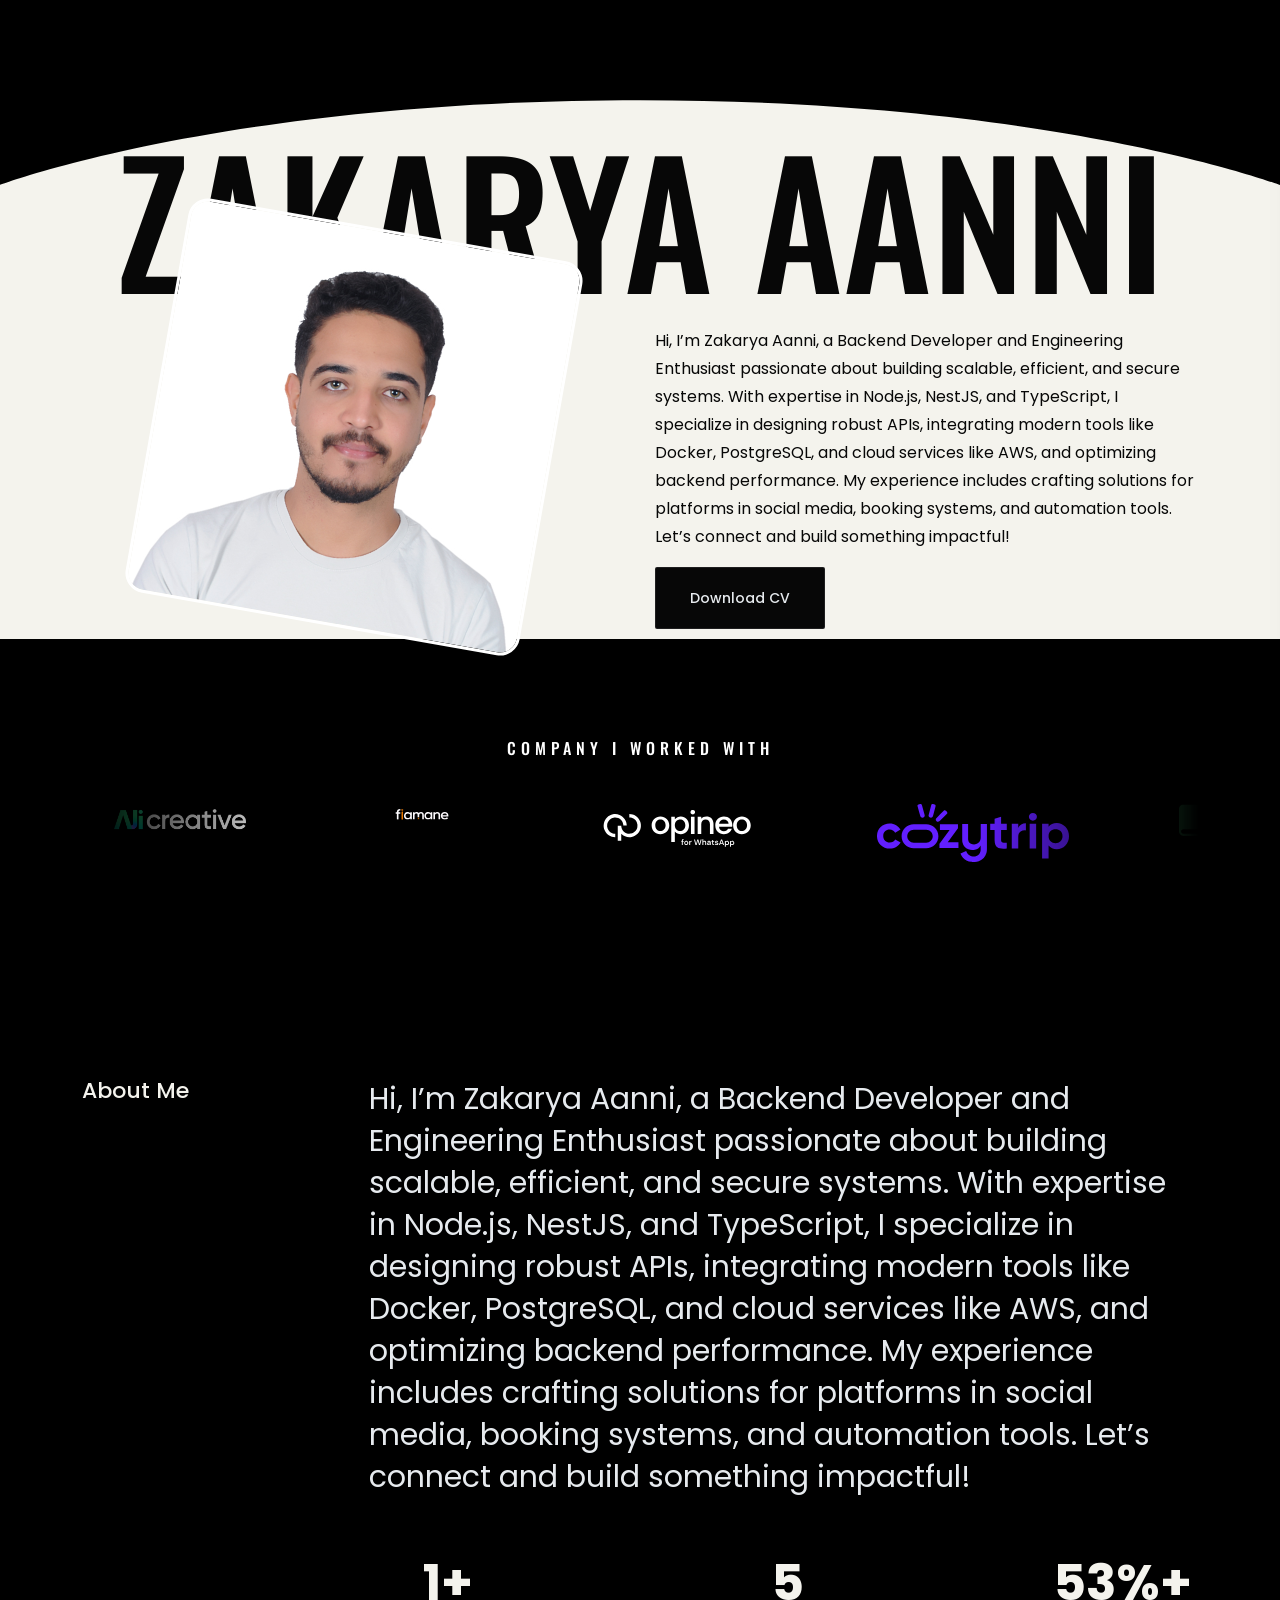
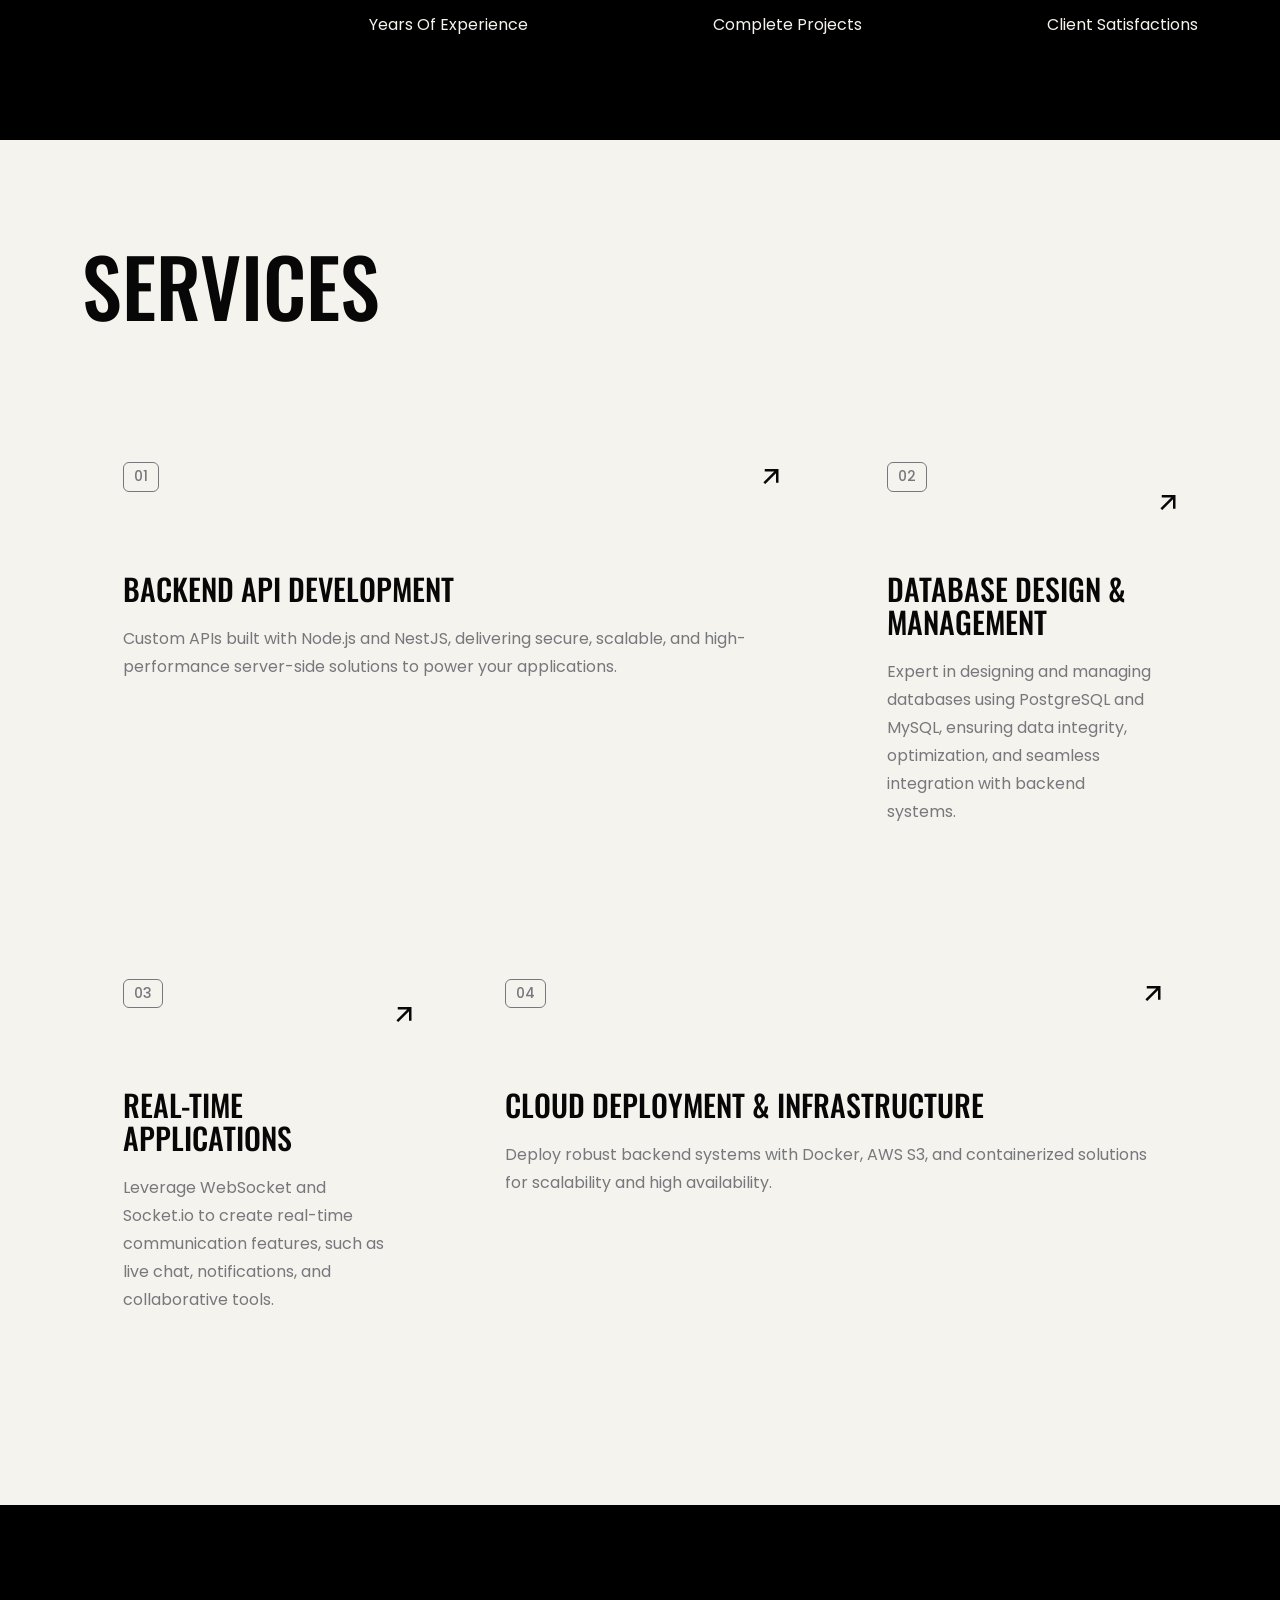
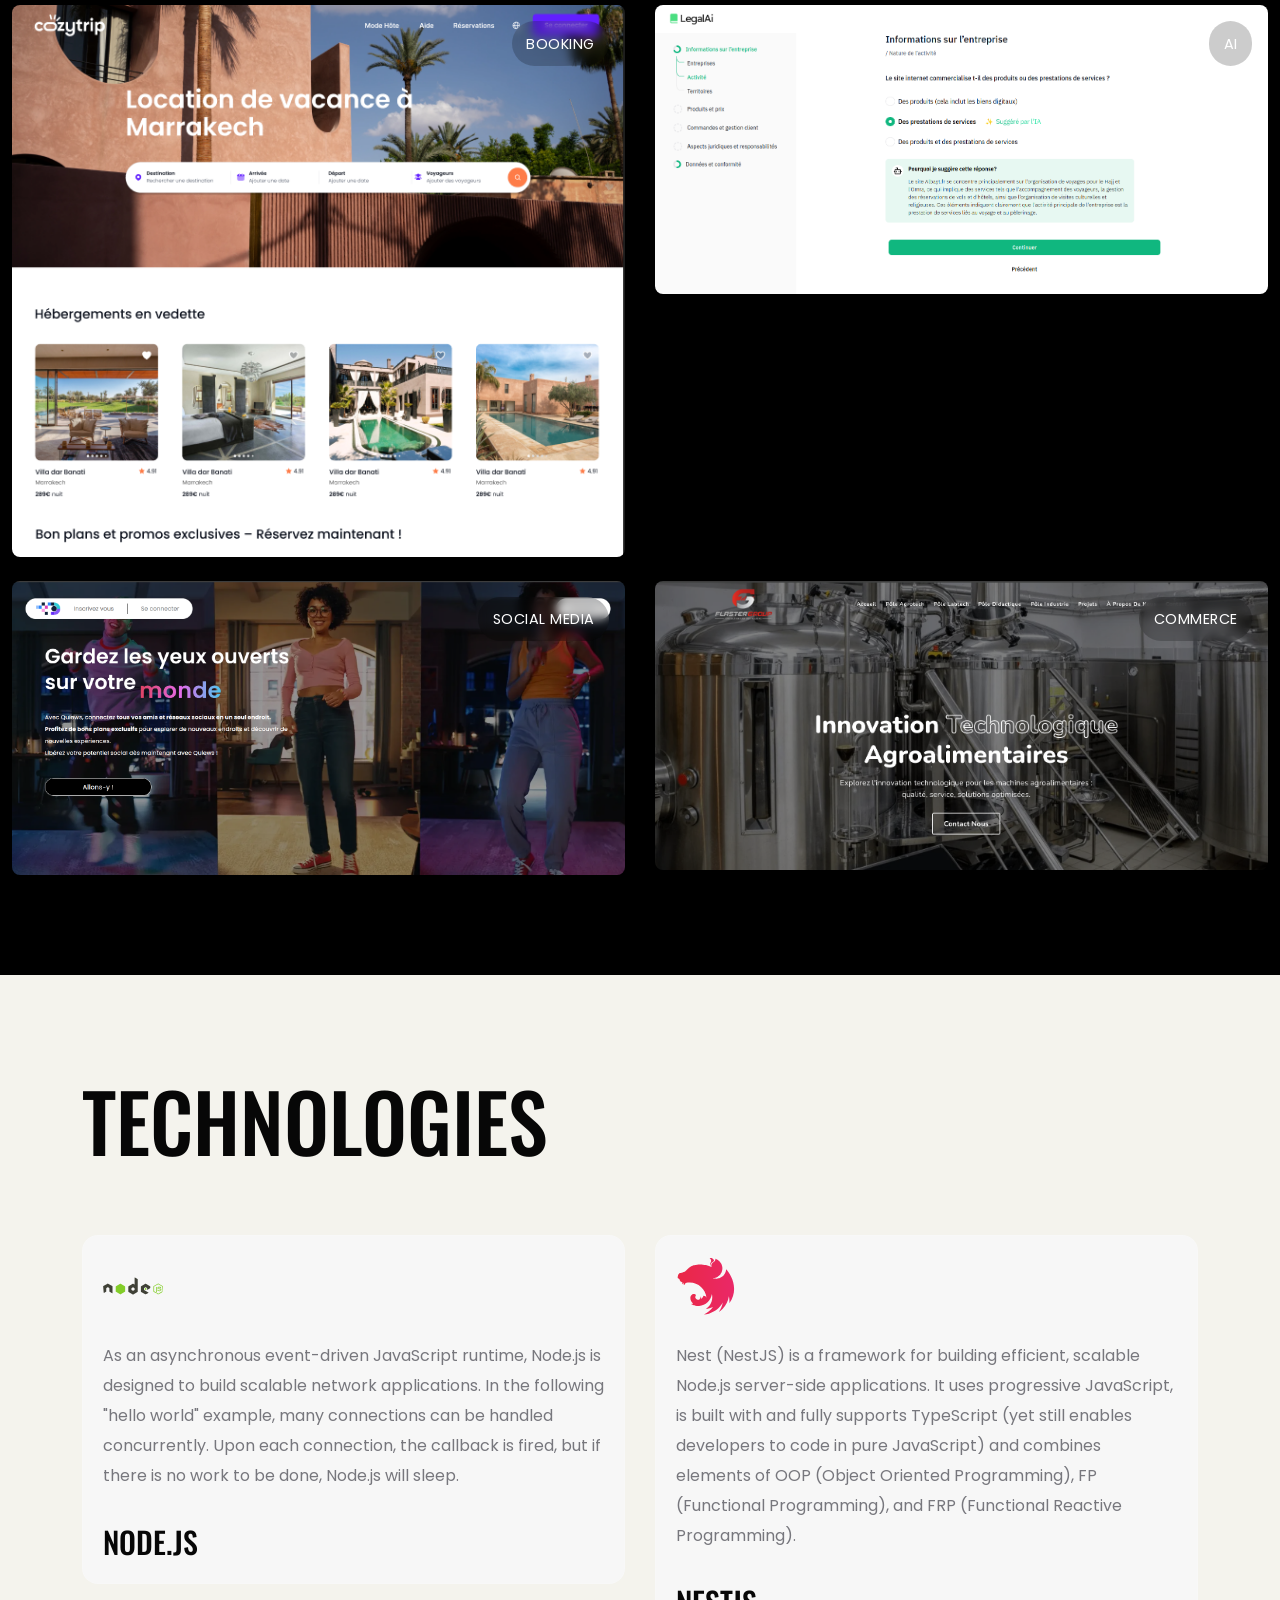
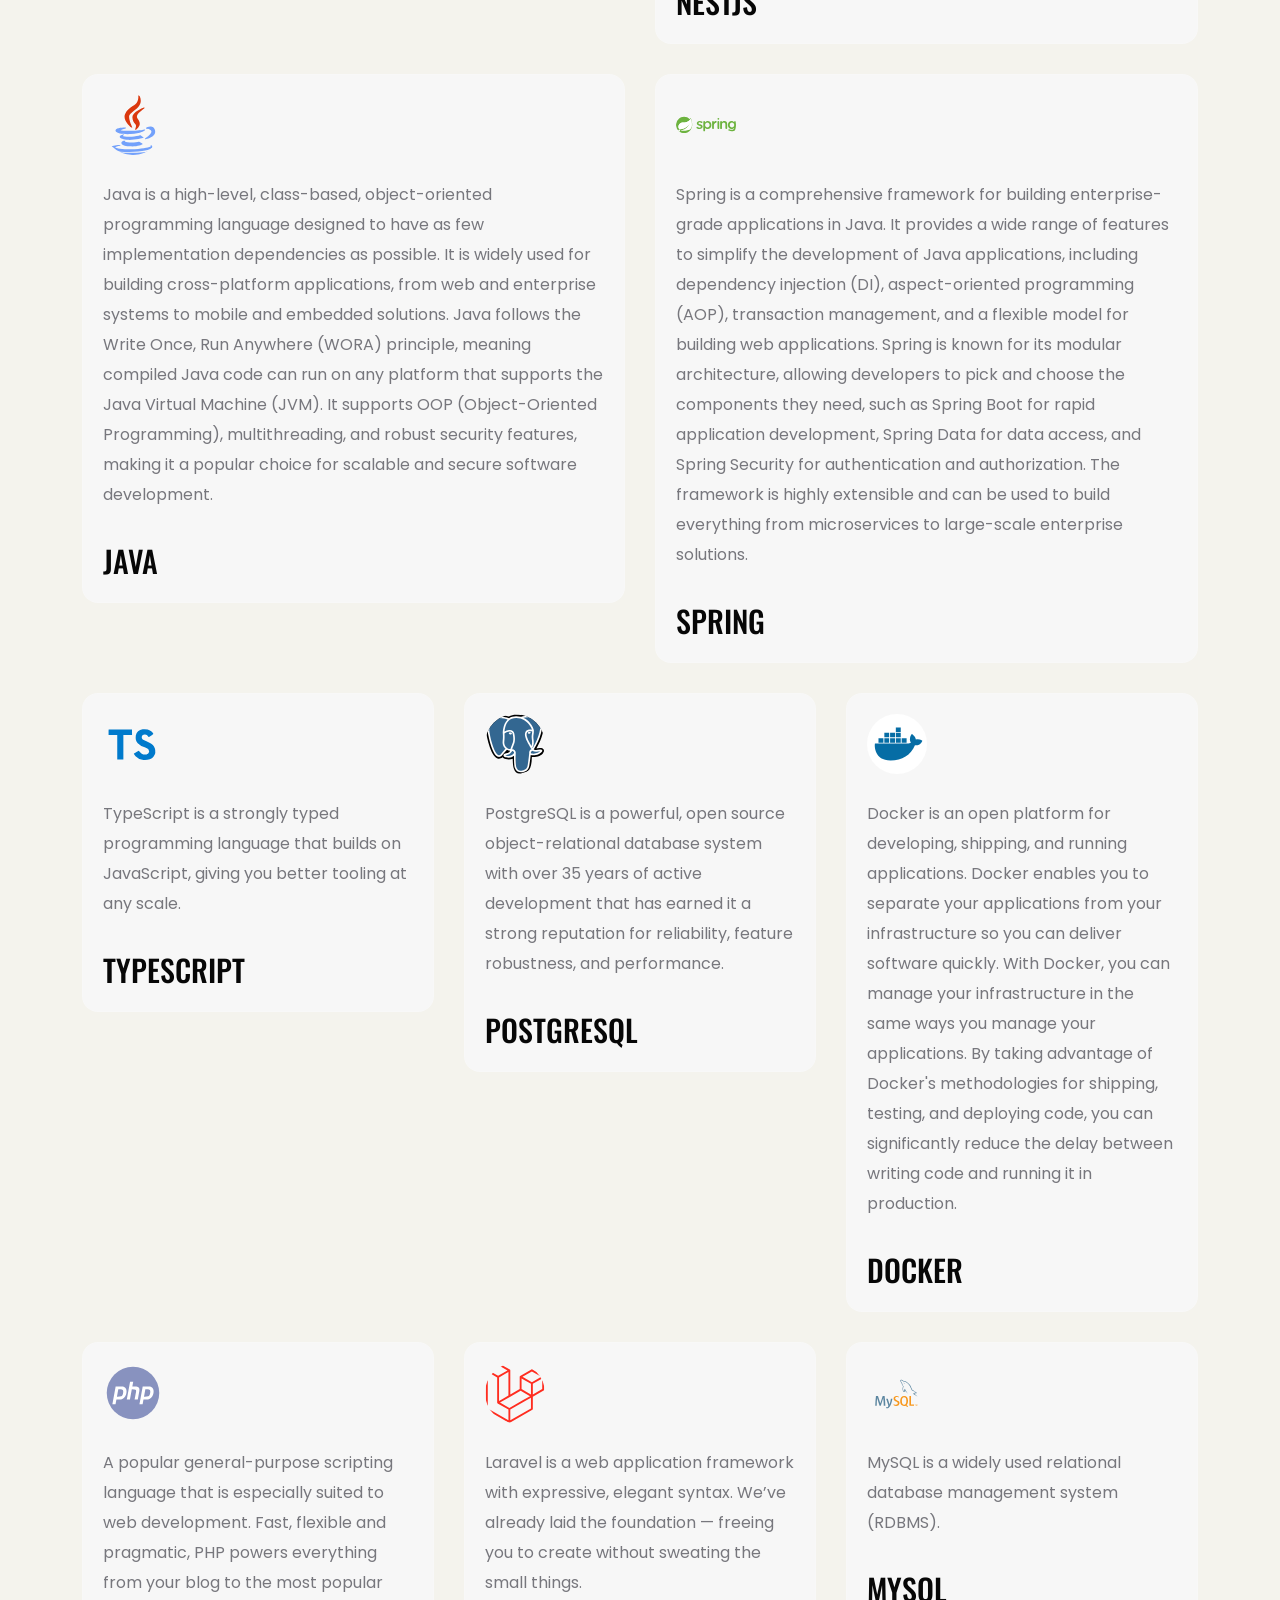
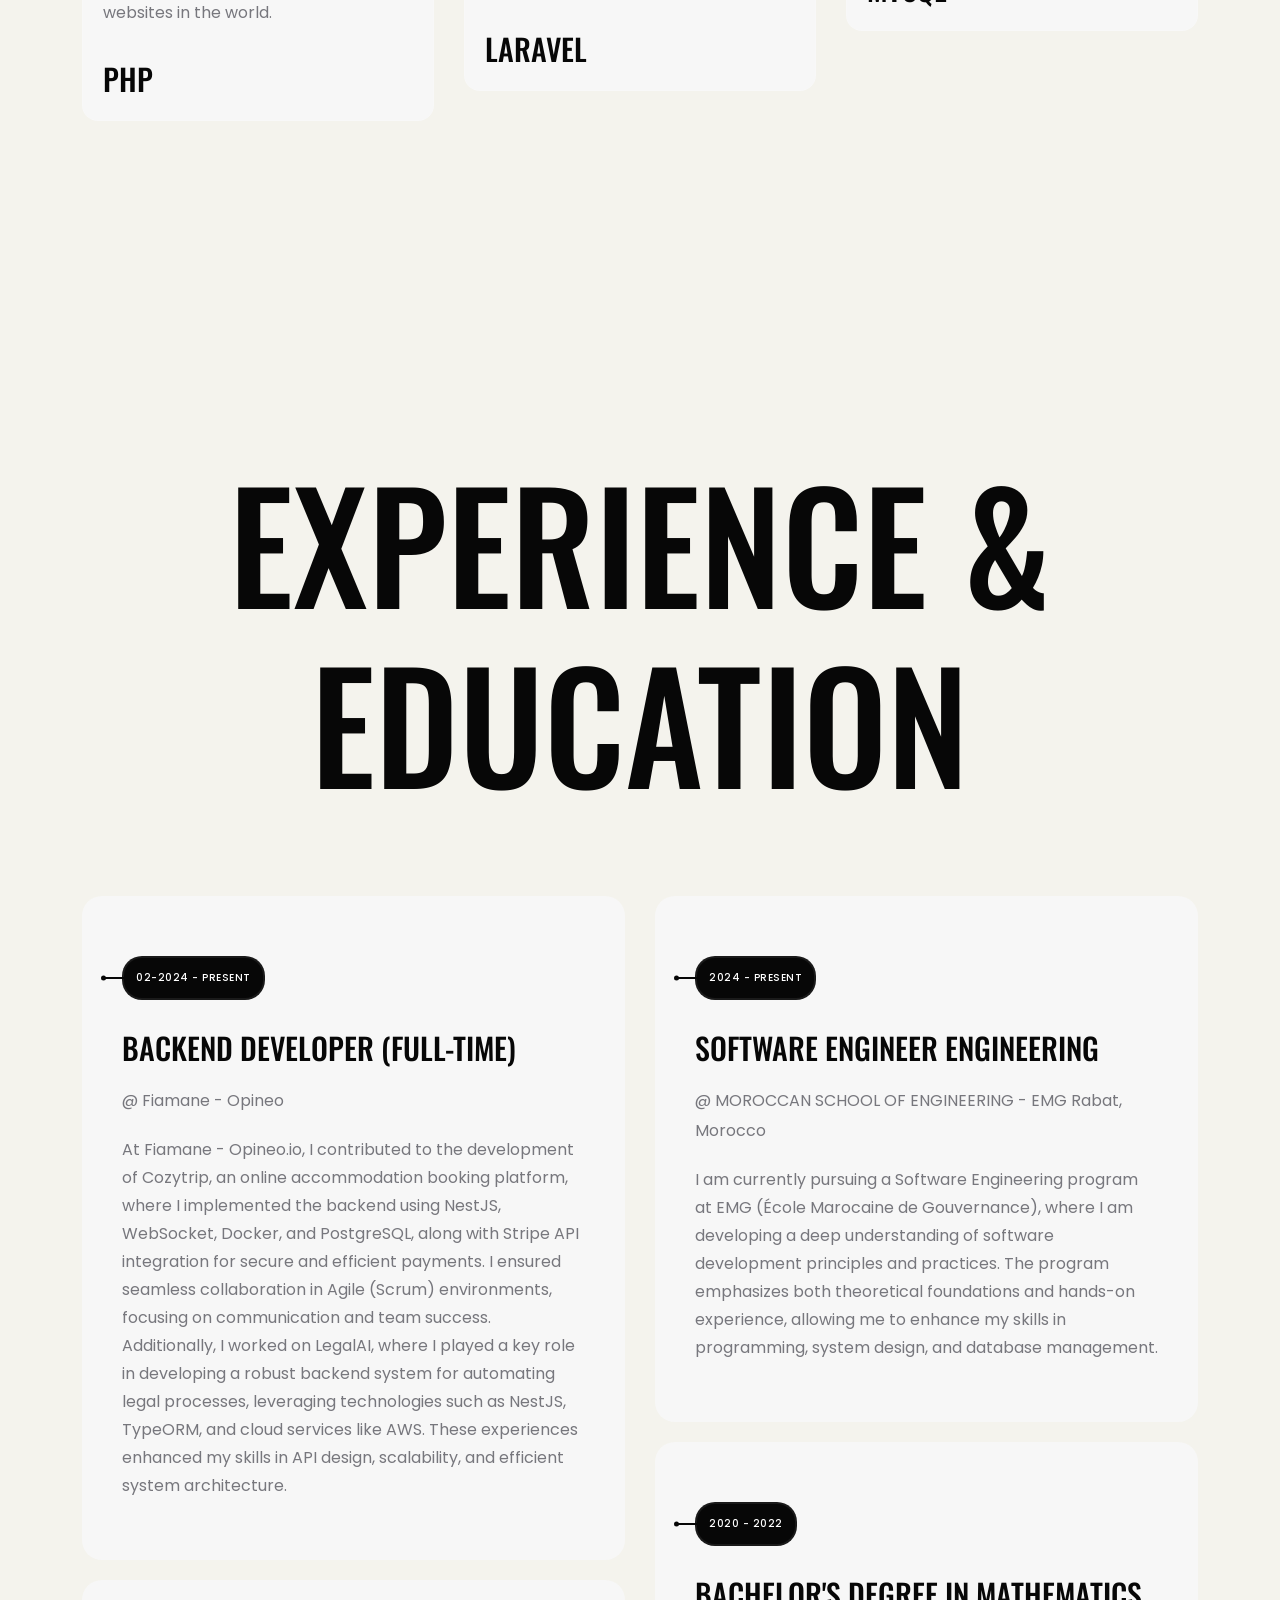
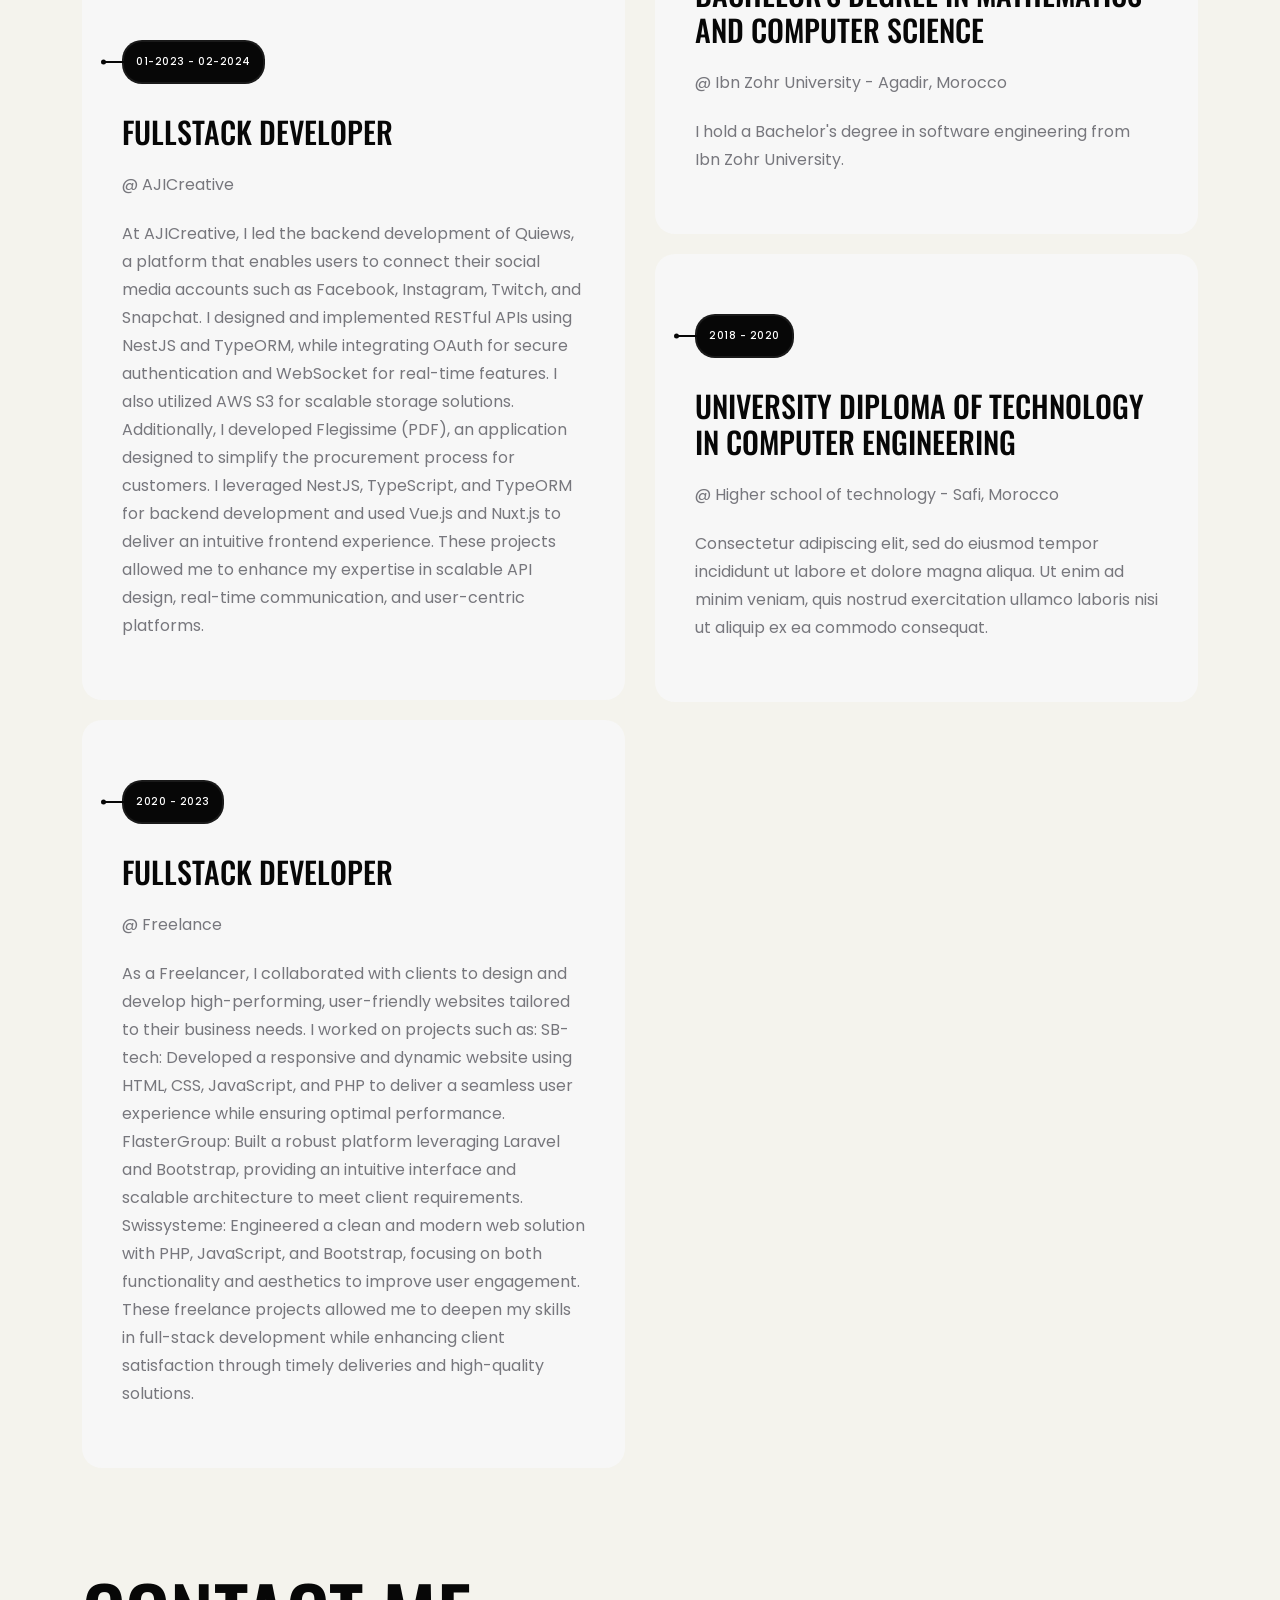
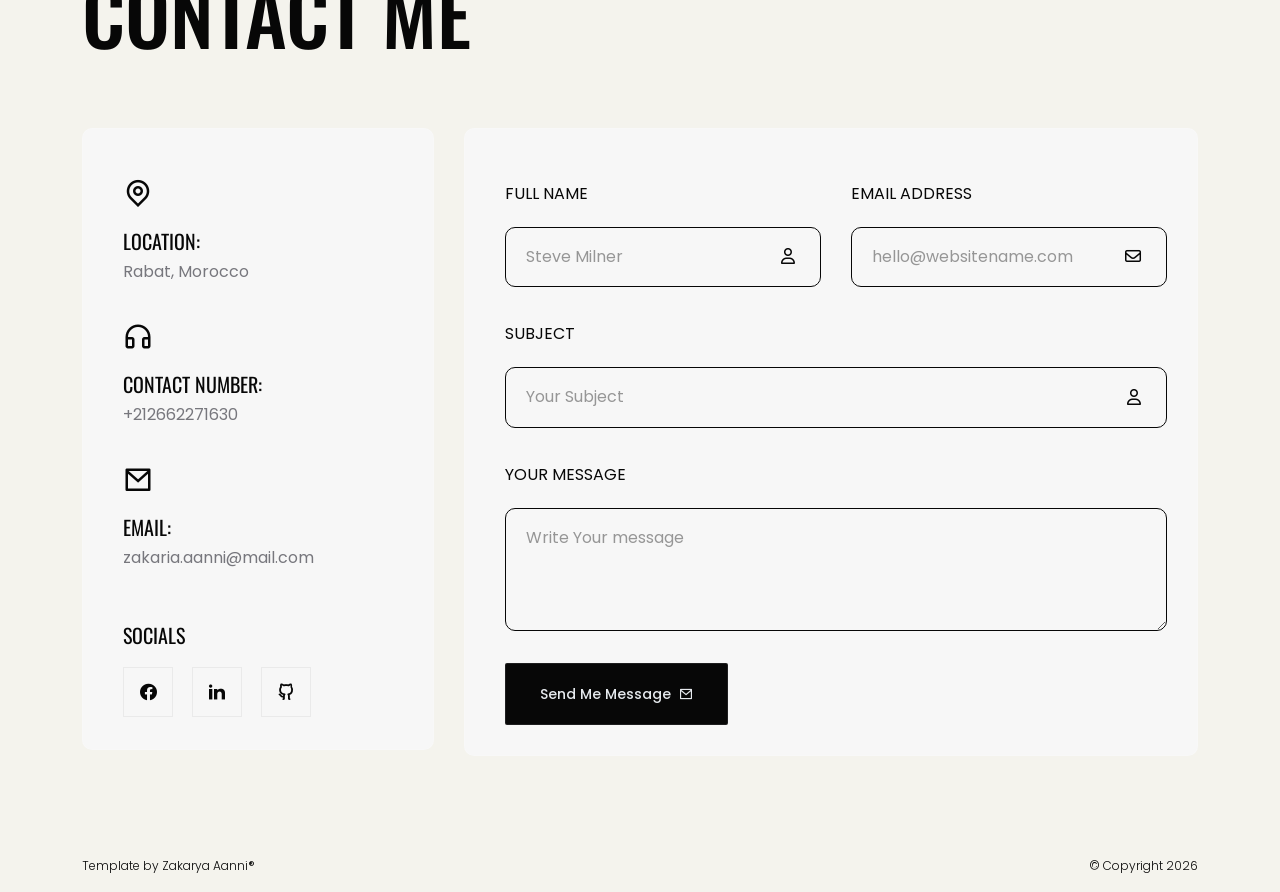
<file: index.html>
<!DOCTYPE html>
<html lang="en">
  <head>
    <!-- META -->
    <meta charset="utf-8" />
    <meta http-equiv="X-UA-Compatible" content="IE=edge" />
    <meta name="viewport" content="width=device-width, initial-scale=1" />
    <meta name="description" content="Nino - Modern Portfolio Template" />
    <meta
      name="keywords"
      content="zakaraya, aanni, backend, node.js, developer, Morocco, maroc , rabat"
    />
    <meta name="author" content="Tanvir Hossain" />
    <!-- PAGE TITLE -->
    <title>Zakarya Aanni - Portfolio</title>
    <link rel="icon" type="image/x-icon" href="assets/images/logo.png" />
    <!-- ALL GOOGLE FONTS -->
    <link rel="preconnect" href="https://fonts.googleapis.com" />
    <link rel="preconnect" href="https://fonts.gstatic.com" crossorigin />
    <link
      href="https://fonts.googleapis.com/css2?family=Oswald:wght@200..700&family=Poppins:ital,wght@0,100;0,200;0,300;0,400;0,500;0,600;0,700;0,800;0,900;1,100;1,200;1,300;1,400;1,500;1,600;1,700;1,800;1,900&display=swap"
      rel="stylesheet"
    />
    <!-- BOOTSTRAP CSS -->
    <link rel="stylesheet" href="assets/css/bootstrap.min.css" />
    <!-- FONT AWESOME CSS -->
    <link rel="stylesheet" href="assets/css/font-awesome-pro.css" />
    <!-- FONT AWESOME CSS -->
    <link rel="stylesheet" href="assets/fonts/remixicon.css" />
    <!-- MAGNIFIC CSS -->
    <link rel="stylesheet" href="assets/css/magnific-popup.css" />
    <!-- NICE SELECT CSS -->
    <link rel="stylesheet" href="assets/css/nice-select.min.css" />
    <!-- ANIMATE CSS -->
    <link rel="stylesheet" href="assets/css/animate.min.css" />
    <!-- MOBILE MENU CSS -->
    <link rel="stylesheet" href="assets/css/mobilemenu.css" />
    <!-- SLICK CSS -->
    <link rel="stylesheet" href="assets/css/slick.min.css" />
    <!-- SPACING CSS -->
    <link rel="stylesheet" href="assets/css/spacing.css" />
    <!-- MAIN STYLE CSS -->
    <link rel="stylesheet" href="assets/css/style.css" />
    <!-- RESPONSIVE CSS -->
    <link rel="stylesheet" href="assets/css/responsive.css" />
    <!-- HTML5 shim and Respond.js IE8 support of HTML5 elements and media queries -->
    <!-- WARNING: Respond.js doesn't work if you view the page via file:// -->
    <!--[if lt IE 9]>
      <script src="https://oss.maxcdn.com/html5shiv/3.7.2/html5shiv.min.js"></script>
      <script src="https://oss.maxcdn.com/respond/1.4.2/respond.min.js"></script>
    <![endif]-->
  </head>

  <body>
    <!-- START PRELOADER AREA-->
    <div class="preloader">
      <svg viewbox="0 0 1000 1000" preserveaspectratio="none">
        <path
          id="preloaderSvg"
          d="M0,1005S175,995,500,995s500,5,500,5V0H0Z"
        ></path>
      </svg>
      <div class="preloader-heading">
        <div class="load-text">
          <span>L</span>
          <span>o</span>
          <span>a</span>
          <span>d</span>
          <span>i</span>
          <span>n</span>
          <span>g</span>
        </div>
      </div>
    </div>
    <!-- END PRELOADER AREA -->
    <!-- START SCROOL UP DESIGN AREA -->
    <div class="progress-wrap cursor-pointer">
      <i class="ri-arrow-up-s-line"></i>
      <svg
        class="progress-circle svg-content"
        width="100%"
        height="100%"
        viewBox="-1 -1 102 102"
      >
        <path d="M50,1 a49,49 0 0,1 0,98 a49,49 0 0,1 0,-98" />
      </svg>
    </div>
    <!-- / END SCROOL UP DESIGN AREA -->
    <!-- START MAGIC CURSOR AND BALL AREA-->
    <div id="magic-cursor">
      <div id="ball"></div>
    </div>
    <!-- / END MAGIC CURSOR AND BALL AREA-->
    <!-- START MENU DESIGN AREA-->
    <header class="main-header">
      <div class="header-upper">
        <div class="container">
          <div class="header-inner">
            <div class="row align-items-center">
              <div class="col-xl-2 col-lg-2 col-md-6 col-6 col-sm-3">
                <div class="logo-area">
                  <div class="logo">
                    <a href="index.html"
                      ><img src="assets/images/logo.png" alt=""
                    /></a>
                  </div>
                </div>
              </div>
              <div class="col-xl-10 col-lg-10 col-md-6 col-6 col-sm-9">
                <div class="main-menu">
                  <nav id="mobile-menu">
                    <ul>
                      <li><a href="/" class="linkstyle">Home</a></li>
                      <li><a href="#about" class="linkstyle">about</a></li>
                      <li>
                        <a href="#services" class="linkstyle">services</a>
                      </li>
                      <li>
                        <a href="#projects" class="linkstyle">projects</a>
                      </li>
                      <li>
                        <a href="#technologies" class="linkstyle"
                          >technologies</a
                        >
                      </li>
                      <li>
                        <a href="#experience" class="linkstyle">Experience</a>
                      </li>
                      <li>
                        <a href="#contact" class="linkstyle">Contact</a>
                      </li>
                    </ul>
                  </nav>
                </div>
                <div class="side-menu-icon d-lg-none text-end">
                  <a
                    href="javascript:void(0)"
                    class="info-toggle-btn f-right sidebar-toggle-btn"
                    ><i class="fal fa-bars"></i
                  ></a>
                </div>
              </div>
            </div>
          </div>
        </div>
      </div>
    </header>
    <!-- // END MENU DESIGN AREA-->
    <!-- START MOBILE MENU DESIGN AREA-->
    <div class="sidebar__area">
      <div class="sidebar__wrapper">
        <div class="sidebar__close">
          <button class="sidebar__close-btn" id="sidebar__close-btn">
            <i class="fal fa-times"></i>
          </button>
        </div>
        <div class="sidebar__content mt-50 mb-20">
          <div class="mobile-menu fix"></div>
        </div>
      </div>
    </div>
    <div class="body-overlay"></div>
    <!-- // END MOBILE MENU DESIGN AREA-->
    <!-- START HEADER DESIGN AREA -->
    <section id="home" class="main-hero-area">
      <div class="container">
        <div class="row">
          <div class="col-lg-12">
            <!-- START HERO DESIGN AREA -->
            <div class="hero-content wow fadeInUp text-center delay-0-2s">
              <h2>Zakarya Aanni</h2>
            </div>
            <!-- / END HERO DESIGN AREA -->
          </div>
        </div>
        <div class="row">
          <div class="col-lg-6">
            <div class="hero-image">
              <img src="assets/images/about/me.jpg" alt="" />
            </div>
            <!-- / END HERO DESIGN AREA -->
          </div>
          <div class="col-lg-6">
            <div class="hero-content wow fadeInUp delay-0-4s">
              <p>
                Hi, I’m Zakarya Aanni, a Backend Developer and Engineering
                Enthusiast passionate about building scalable, efficient, and
                secure systems. With expertise in Node.js, NestJS, and
                TypeScript, I specialize in designing robust APIs, integrating
                modern tools like Docker, PostgreSQL, and cloud services like
                AWS, and optimizing backend performance. My experience includes
                crafting solutions for platforms in social media, booking
                systems, and automation tools. Let’s connect and build something
                impactful!
              </p>
              <a
                class="theme-btn"
                href="assets/images/about/ZakaryaAanniSE.pdf"
                download
                >Download CV</a
              >
            </div>
            <!-- / END HERO DESIGN AREA -->
          </div>
        </div>
      </div>
    </section>
    <!-- / END HEADER DESIGN AREA -->
    <!-- START COMPANY DESIGN AREA -->
    <div class="company-design-area">
      <div class="container">
        <div class="row">
          <div class="col-lg-12">
            <h2>Company I Worked With</h2>
            <div class="company-list">
              <div class="scroller" data-direction="left" data-speed="slow">
                <div class="scroller__inner">
                  <a href="https://ajicreative.com/" target="_blank"
                    ><img
                      src="assets/images/client-logos/logo_blanc-1.svg"
                      alt="Company"
                  /></a>
                  <a href="https://fiamane.com/" target="_blank"
                    ><img
                      src="assets/images/client-logos/logo.svg"
                      alt="Company"
                  /></a>
                  <a href="https://opineo.io/" target="_blank"
                    ><img
                      src="assets/images/client-logos/Logo_white.svg"
                      alt="Company"
                  /></a>
                  <a href="https://cozytrip.com" target="_blank"
                    ><img
                      src="assets/images/client-logos/cozytripLogo.svg"
                      alt="Company"
                  /></a>
                  <a href="https://cgvenligne.com/" target="_blank"
                    ><img
                      src="assets/images/client-logos/Logo-C2F6Re6r.svg"
                      alt=""
                  /></a>
                </div>
              </div>
            </div>
          </div>
        </div>
      </div>
    </div>
    <!-- // END COMPANY DESIGN AREA -->
    <!-- START ABOUT DESIGN AREA -->
    <section id="about" class="about-area">
      <div class="container">
        <div class="row">
          <!-- START ABOUT TEXT DESIGN AREA -->
          <div class="col-lg-3 col-sm-3">
            <h2 class="about-pre-title">About Me</h2>
          </div>
          <div class="col-lg-9 col-sm-9">
            <div class="about-content-part wow fadeInUp delay-0-2s">
              <p>
                Hi, I’m Zakarya Aanni, a Backend Developer and Engineering
                Enthusiast passionate about building scalable, efficient, and
                secure systems. With expertise in Node.js, NestJS, and
                TypeScript, I specialize in designing robust APIs, integrating
                modern tools like Docker, PostgreSQL, and cloud services like
                AWS, and optimizing backend performance. My experience includes
                crafting solutions for platforms in social media, booking
                systems, and automation tools. Let’s connect and build something
                impactful!
              </p>
            </div>
            <!-- START COUNTER DESIGN AREA -->
            <div
              class="hero-counter-area d-flex justify-content-between wow fadeInUp delay-0-4s"
            >
              <div class="counter-item counter-text-wrap">
                <span class="count-text plus" data-speed="3000" data-stop="3"
                  >0</span
                >
                <span class="counter-title">Years Of Experience</span>
              </div>
              <div class="counter-item counter-text-wrap">
                <span class="count-text" data-speed="3000" data-stop="9"
                  >0</span
                >
                <span class="counter-title">Complete Projects</span>
              </div>
              <div class="counter-item counter-text-wrap">
                <span
                  class="count-text percent"
                  data-speed="3000"
                  data-stop="90"
                  >0</span
                >
                <span class="counter-title">Client Satisfactions</span>
              </div>
            </div>
            <!-- / END COUNTER DESIGN AREA -->
          </div>
          <!-- / END ABOUT TEXT DESIGN AREA -->
        </div>
      </div>
    </section>
    <!-- / END ABOUT DESIGN AREA -->
    <!-- START SERVICE DESIGN AREA -->
    <section id="services" class="services-area">
      <div class="container">
        <div class="row">
          <div class="col-xl-12 col-lg-12">
            <div
              class="section-title section-black-title wow fadeInUp delay-0-2s"
            >
              <h2>Services</h2>
            </div>
          </div>
        </div>
        <div class="row">
          <!-- START SINGLE SERVICE DESIGN AREA -->
          <div class="col-lg-8 col-md-7">
            <div class="service-item wow fadeInUp delay-0-2s">
              <i class="ri-arrow-right-up-line"></i>
              <h5>01</h5>
              <h4>Backend API Development</h4>
              <p>
                Custom APIs built with Node.js and NestJS, delivering secure,
                scalable, and high-performance server-side solutions to power
                your applications.
              </p>
            </div>
          </div>
          <!-- / END SINGLE SERVICE DESIGN AREA -->
          <!-- START SINGLE SERVICE DESIGN AREA -->
          <div class="col-lg-4 col-md-5">
            <div class="service-item wow fadeInUp delay-0-4s">
              <i class="ri-arrow-right-up-line"></i>
              <h5>02</h5>
              <h4>Database Design & Management</h4>
              <p>
                Expert in designing and managing databases using PostgreSQL and
                MySQL, ensuring data integrity, optimization, and seamless
                integration with backend systems.
              </p>
            </div>
          </div>
          <!-- / END SINGLE SERVICE DESIGN AREA -->
          <!-- START SINGLE SERVICE DESIGN AREA -->
          <div class="col-lg-4 col-md-5">
            <div class="service-item wow fadeInUp delay-0-6s">
              <i class="ri-arrow-right-up-line"></i>
              <h5>03</h5>
              <h4>Real-Time Applications</h4>
              <p>
                Leverage WebSocket and Socket.io to create real-time
                communication features, such as live chat, notifications, and
                collaborative tools.
              </p>
            </div>
          </div>
          <!-- / END SINGLE SERVICE DESIGN AREA -->
          <!-- START SINGLE SERVICE DESIGN AREA -->
          <div class="col-lg-8 col-md-7">
            <div class="service-item wow fadeInUp delay-0-8s">
              <i class="ri-arrow-right-up-line"></i>
              <h5>04</h5>
              <h4>Cloud Deployment & Infrastructure</h4>
              <p>
                Deploy robust backend systems with Docker, AWS S3, and
                containerized solutions for scalability and high availability.
              </p>
            </div>
          </div>
          <!-- / END SINGLE SERVICE DESIGN AREA -->
        </div>
      </div>
    </section>
    <!-- / END SERVICE DESIGN AREA -->
    <!-- START PORTFOLIO DESIGN AREA -->
    <div class="projects-area" id="projects">
      <div class="container-fluid">
        <div class="row g-4 portfolio-grid">
          <!-- START SINGLE PORTFOLIO DESIGN AREA -->
          <div class="col-md-6 col-xl-6 portfolio-item category-1">
            <a href="https://cozytrip.com" target="_blank" class="work-popup">
              <div class="portfolio-box">
                <!-- Image -->
                <img
                  src="assets/images/projects/cozy.png"
                  alt=""
                  data-rjs="2"
                />
                <!-- Category -->
                <span class="portfolio-category">Booking</span>
              </div>
            </a>
          </div>
          <!-- // END SINGLE PORTFOLIO DESIGN AREA -->
          <!-- START SINGLE PORTFOLIO DESIGN AREA -->
          <div class="col-md-6 col-xl-6 portfolio-item category-2">
            <a href="https://cgvenligne.com/" target="_blank">
              <div class="portfolio-box">
                <!-- Image -->
                <img
                  src="assets/images/projects/legal.png"
                  alt=""
                  data-rjs="2"
                />
                <!-- Category -->
                <span class="portfolio-category">AI</span>
              </div>
            </a>
          </div>
          <!-- // END SINGLE PORTFOLIO DESIGN AREA -->
          <!-- START SINGLE PORTFOLIO DESIGN AREA -->
          <div class="col-md-6 col-xl-6 portfolio-item category-2">
            <a href="https://quiews.com/" target="_blank">
              <div class="portfolio-box">
                <!-- Image -->
                <img
                  src="assets/images/projects/quiews.png"
                  alt=""
                  data-rjs="2"
                />
                <!-- Category -->
                <span class="portfolio-category">Social Media</span>
              </div>
            </a>
          </div>
          <!-- // END SINGLE PORTFOLIO DESIGN AREA -->
          <!-- START SINGLE PORTFOLIO DESIGN AREA -->
          <div class="col-md-6 col-xl-6 portfolio-item category-1">
            <a
              href="https://flaster.ma/index.html"
              target="_blank"
              class="work-popup"
            >
              <div class="portfolio-box">
                <!-- Image -->
                <img
                  src="assets/images/projects/flaster.png"
                  alt=""
                  data-rjs="2"
                />
                <!-- Category -->
                <span class="portfolio-category">Commerce</span>
              </div>
            </a>
          </div>
          <!-- // END SINGLE PORTFOLIO DESIGN AREA -->
        </div>
      </div>
    </div>
    <!-- // END PORTFOLIO DESIGN AREA -->
    <!-- START TESTIMONIALS DESIGN AREA -->
    <section class="testimonials-area" id="technologies">
      <div class="container">
        <div class="row">
          <div class="col-xl-12 col-lg-12">
            <div
              class="section-title section-black-title wow fadeInUp delay-0-2s"
            >
              <h2>TECHNOLOGIES</h2>
            </div>
          </div>
        </div>
        <div class="row">
          <div class="col-lg-6 col-md-6">
            <!-- START SINGLE TESTIMONIALS DESIGN AREA -->
            <div class="testimonial-item wow fadeInUp delay-0-2s">
              <div class="author">
                <img src="assets/images/testimonials/node.svg" alt="Author" />
              </div>
              <div class="text">
                As an asynchronous event-driven JavaScript runtime, Node.js is
                designed to build scalable network applications. In the
                following "hello world" example, many connections can be handled
                concurrently. Upon each connection, the callback is fired, but
                if there is no work to be done, Node.js will sleep.
              </div>
              <div class="testi-des">
                <h5>Node.JS</h5>
              </div>
            </div>
            <!-- / END SINGLE TESTIMONIALS DESIGN AREA -->
          </div>
          <div class="col-lg-6 col-md-6">
            <!-- START SINGLE TESTIMONIALS DESIGN AREA -->
            <div class="testimonial-item wow fadeInUp delay-0-4s">
              <div class="author">
                <img src="assets/images/testimonials/nest.svg" alt="Author" />
              </div>
              <div class="text">
                Nest (NestJS) is a framework for building efficient, scalable
                Node.js server-side applications. It uses progressive
                JavaScript, is built with and fully supports TypeScript (yet
                still enables developers to code in pure JavaScript) and
                combines elements of OOP (Object Oriented Programming), FP
                (Functional Programming), and FRP (Functional Reactive
                Programming).
              </div>
              <div class="testi-des">
                <h5>NestJS</h5>
              </div>
            </div>
            <!-- / END SINGLE TESTIMONIALS DESIGN AREA -->
          </div>
          <div class="col-lg-6 col-md-6">
            <!-- START SINGLE TESTIMONIALS DESIGN AREA -->
            <div class="testimonial-item wow fadeInUp delay-0-4s">
              <div class="author">
                <img src="assets/images/testimonials/java.svg" alt="Author" />
              </div>
              <div class="text">
                Java is a high-level, class-based, object-oriented programming
                language designed to have as few implementation dependencies as
                possible. It is widely used for building cross-platform
                applications, from web and enterprise systems to mobile and
                embedded solutions. Java follows the Write Once, Run Anywhere
                (WORA) principle, meaning compiled Java code can run on any
                platform that supports the Java Virtual Machine (JVM). It
                supports OOP (Object-Oriented Programming), multithreading, and
                robust security features, making it a popular choice for
                scalable and secure software development.
              </div>
              <div class="testi-des">
                <h5>JAVA</h5>
              </div>
            </div>
            <!-- / END SINGLE TESTIMONIALS DESIGN AREA -->
          </div>
          <div class="col-lg-6 col-md-6">
            <!-- START SINGLE TESTIMONIALS DESIGN AREA -->
            <div class="testimonial-item wow fadeInUp delay-0-4s">
              <div class="author">
                <img src="assets/images/testimonials/spring.svg" alt="Author" />
              </div>
              <div class="text">
                Spring is a comprehensive framework for building
                enterprise-grade applications in Java. It provides a wide range
                of features to simplify the development of Java applications,
                including dependency injection (DI), aspect-oriented programming
                (AOP), transaction management, and a flexible model for building
                web applications. Spring is known for its modular architecture,
                allowing developers to pick and choose the components they need,
                such as Spring Boot for rapid application development, Spring
                Data for data access, and Spring Security for authentication and
                authorization. The framework is highly extensible and can be
                used to build everything from microservices to large-scale
                enterprise solutions.
              </div>
              <div class="testi-des">
                <h5>Spring</h5>
              </div>
            </div>
            <!-- / END SINGLE TESTIMONIALS DESIGN AREA -->
          </div>
          <div class="col-lg-4 col-md-6">
            <!-- START SINGLE TESTIMONIALS DESIGN AREA -->
            <div class="testimonial-item wow fadeInUp delay-0-6s">
              <div class="author">
                <img
                  src="assets/images/testimonials/typescript-svgrepo-com.svg"
                  alt="Author"
                />
              </div>
              <div class="text">
                TypeScript is a strongly typed programming language that builds
                on JavaScript, giving you better tooling at any scale.
              </div>
              <div class="testi-des">
                <h5>TypeScript</h5>
              </div>
            </div>
            <!-- / END SINGLE TESTIMONIALS DESIGN AREA -->
          </div>
          <div class="col-lg-4 col-md-6">
            <!-- START SINGLE TESTIMONIALS DESIGN AREA -->
            <div class="testimonial-item wow fadeInUp delay-0-8s">
              <div class="author">
                <img
                  src="assets/images/testimonials/postgresql-logo.svg"
                  alt="Author"
                />
              </div>
              <div class="text">
                PostgreSQL is a powerful, open source object-relational database
                system with over 35 years of active development that has earned
                it a strong reputation for reliability, feature robustness, and
                performance.
              </div>
              <div class="testi-des">
                <h5>PostgreSQL</h5>
              </div>
            </div>
            <!-- / END SINGLE TESTIMONIALS DESIGN AREA -->
          </div>
          <div class="col-lg-4 col-md-6">
            <!-- START SINGLE TESTIMONIALS DESIGN AREA -->
            <div class="testimonial-item wow fadeInUp delay-0-9s">
              <div class="author">
                <img src="assets/images/testimonials/docker.svg" alt="Author" />
              </div>
              <div class="text">
                Docker is an open platform for developing, shipping, and running
                applications. Docker enables you to separate your applications
                from your infrastructure so you can deliver software quickly.
                With Docker, you can manage your infrastructure in the same ways
                you manage your applications. By taking advantage of Docker's
                methodologies for shipping, testing, and deploying code, you can
                significantly reduce the delay between writing code and running
                it in production.
              </div>
              <div class="testi-des">
                <h5>Docker</h5>
              </div>
            </div>
            <!-- / END SINGLE TESTIMONIALS DESIGN AREA -->
          </div>
          <div class="col-lg-4 col-md-6">
            <!-- START SINGLE TESTIMONIALS DESIGN AREA -->
            <div class="testimonial-item wow fadeInUp delay-0-9s">
              <div class="author">
                <img
                  src="assets/images/testimonials/php-logo-white.svg"
                  alt="Author"
                />
              </div>
              <div class="text">
                A popular general-purpose scripting language that is especially
                suited to web development. Fast, flexible and pragmatic, PHP
                powers everything from your blog to the most popular websites in
                the world.
              </div>
              <div class="testi-des">
                <h5>PHP</h5>
              </div>
            </div>
            <!-- / END SINGLE TESTIMONIALS DESIGN AREA -->
          </div>
          <div class="col-lg-4 col-md-6">
            <!-- START SINGLE TESTIMONIALS DESIGN AREA -->
            <div class="testimonial-item wow fadeInUp delay-0-9s">
              <div class="author">
                <img
                  src="assets/images/testimonials/laravel.svg"
                  alt="Author"
                />
              </div>
              <div class="text">
                Laravel is a web application framework with expressive, elegant
                syntax. We’ve already laid the foundation — freeing you to
                create without sweating the small things.
              </div>
              <div class="testi-des">
                <h5>Laravel</h5>
              </div>
            </div>
            <!-- / END SINGLE TESTIMONIALS DESIGN AREA -->
          </div>
          <div class="col-lg-4 col-md-6">
            <!-- START SINGLE TESTIMONIALS DESIGN AREA -->
            <div class="testimonial-item wow fadeInUp delay-0-9s">
              <div class="author">
                <img
                  src="assets/images/testimonials/mysql-logo.svg"
                  alt="Author"
                />
              </div>
              <div class="text">
                MySQL is a widely used relational database management system
                (RDBMS).
              </div>
              <div class="testi-des">
                <h5>MySQL</h5>
              </div>
            </div>
            <!-- / END SINGLE TESTIMONIALS DESIGN AREA -->
          </div>
        </div>
      </div>
    </section>
    <!-- / END TESTIMONIALS DESIGN AREA -->

    <!-- START SINGLE PAGE DESIGN AREA -->
    <section class="single-page-hero-area" id="experience">
      <div class="container">
        <div class="row align-items-center">
          <div class="col-lg-12">
            <h2>Experience & Education</h2>
          </div>
        </div>
      </div>
    </section>
    <!-- // END SINGLE PAGE DESIGN AREA -->
    <!-- START RESUME EXPERIENCE DESIGN AREA -->
    <div class="resume-area no-padding" id="resume">
      <div class="container">
        <div class="row">
          <div class="col-xl-6 col-md-6">
            <div class="resume-wrapper wow fadeInUp delay-0-2s">
              <!-- START SINGLE EXPERIENCE DESIGN AREA -->
              <div class="resume-box">
                <span class="resume-date">02-2024 - Present</span>
                <h2>Backend Developer (Full-Time)</h2>
                <span>@ Fiamane - Opineo</span>
                <p>
                  At Fiamane - Opineo.io, I contributed to the development of
                  Cozytrip, an online accommodation booking platform, where I
                  implemented the backend using NestJS, WebSocket, Docker, and
                  PostgreSQL, along with Stripe API integration for secure and
                  efficient payments. I ensured seamless collaboration in Agile
                  (Scrum) environments, focusing on communication and team
                  success. Additionally, I worked on LegalAI, where I played a
                  key role in developing a robust backend system for automating
                  legal processes, leveraging technologies such as NestJS,
                  TypeORM, and cloud services like AWS. These experiences
                  enhanced my skills in API design, scalability, and efficient
                  system architecture.
                </p>
              </div>
              <!-- / END SINGLE EXPERIENCE DESIGN AREA -->
              <!-- START SINGLE EXPERIENCE DESIGN AREA -->
              <div class="resume-box">
                <span class="resume-date">01-2023 - 02-2024</span>
                <h2>FullStack Developer</h2>
                <span>@ AJICreative</span>
                <p>
                  At AJICreative, I led the backend development of Quiews, a
                  platform that enables users to connect their social media
                  accounts such as Facebook, Instagram, Twitch, and Snapchat. I
                  designed and implemented RESTful APIs using NestJS and
                  TypeORM, while integrating OAuth for secure authentication and
                  WebSocket for real-time features. I also utilized AWS S3 for
                  scalable storage solutions. Additionally, I developed
                  Flegissime (PDF), an application designed to simplify the
                  procurement process for customers. I leveraged NestJS,
                  TypeScript, and TypeORM for backend development and used
                  Vue.js and Nuxt.js to deliver an intuitive frontend
                  experience. These projects allowed me to enhance my expertise
                  in scalable API design, real-time communication, and
                  user-centric platforms.
                </p>
              </div>
              <!-- / END SINGLE EXPERIENCE DESIGN AREA -->
              <!-- START SINGLE EXPERIENCE DESIGN AREA -->
              <div class="resume-box">
                <span class="resume-date">2020 - 2023</span>
                <h2>FullStack Developer</h2>
                <span>@ Freelance</span>
                <p>
                  As a Freelancer, I collaborated with clients to design and
                  develop high-performing, user-friendly websites tailored to
                  their business needs. I worked on projects such as: SB-tech:
                  Developed a responsive and dynamic website using HTML, CSS,
                  JavaScript, and PHP to deliver a seamless user experience
                  while ensuring optimal performance. FlasterGroup: Built a
                  robust platform leveraging Laravel and Bootstrap, providing an
                  intuitive interface and scalable architecture to meet client
                  requirements. Swissysteme: Engineered a clean and modern web
                  solution with PHP, JavaScript, and Bootstrap, focusing on both
                  functionality and aesthetics to improve user engagement. These
                  freelance projects allowed me to deepen my skills in
                  full-stack development while enhancing client satisfaction
                  through timely deliveries and high-quality solutions.
                </p>
              </div>
              <!-- / END SINGLE EXPERIENCE DESIGN AREA -->
            </div>
          </div>
          <div class="col-xl-6 col-md-6">
            <div class="resume-wrapper wow fadeInUp delay-0-4s">
              <!-- START SINGLE EDUCATION DESIGN AREA -->
              <div class="resume-box">
                <span class="resume-date">2024 - Present</span>
                <h2>software engineer engineering</h2>
                <span
                  >@ MOROCCAN SCHOOL OF ENGINEERING - EMG Rabat, Morocco</span
                >
                <p>
                  I am currently pursuing a Software Engineering program at EMG
                  (École Marocaine de Gouvernance), where I am developing a deep
                  understanding of software development principles and
                  practices. The program emphasizes both theoretical foundations
                  and hands-on experience, allowing me to enhance my skills in
                  programming, system design, and database management.
                </p>
              </div>
              <!-- / END SINGLE EDUCATION DESIGN AREA -->
              <!-- START SINGLE EDUCATION DESIGN AREA -->
              <div class="resume-box">
                <span class="resume-date">2020 - 2022</span>
                <h2>Bachelor's degree in Mathematics and Computer Science</h2>
                <span>@ Ibn Zohr University - Agadir, Morocco</span>
                <p>
                  I hold a Bachelor's degree in software engineering from Ibn
                  Zohr University.
                </p>
              </div>
              <!-- / END SINGLE EDUCATION DESIGN AREA -->
              <!-- START SINGLE EDUCATION DESIGN AREA -->
              <div class="resume-box">
                <span class="resume-date">2018 - 2020</span>
                <h2>
                  university diploma of technology in computer engineering
                </h2>
                <span>@ Higher school of technology - Safi, Morocco</span>
                <p>
                  Consectetur adipiscing elit, sed do eiusmod tempor incididunt
                  ut labore et dolore magna aliqua. Ut enim ad minim veniam,
                  quis nostrud exercitation ullamco laboris nisi ut aliquip ex
                  ea commodo consequat.
                </p>
              </div>
              <!-- / END SINGLE EDUCATION DESIGN AREA -->
            </div>
          </div>
        </div>
      </div>
    </div>
    <!-- / END RESUME EXPERIENCE DESIGN AREA -->
    <!-- START SKILL DESIGN AREA -->
    <!-- START CONTACT DESIGN AREA -->
    <section id="contact" class="contact-area">
      <div class="container">
        <div class="row">
          <div class="col-xl-12 col-lg-12">
            <div
              class="section-title section-black-title wow fadeInUp delay-0-2s"
            >
              <h2>Contact Me</h2>
            </div>
          </div>
        </div>
        <div class="row">
          <div class="col-lg-4">
            <div class="contact-content-part wow fadeInUp delay-0-2s">
              <!-- START CONTACT SINGLEDESIGN AREA -->
              <div class="single-contact wow fadeInUp" data-wow-delay=".2s">
                <span class="circle-btn">
                  <i class="ri-map-pin-line"></i>
                </span>
                <h2>Location:</h2>
                <p>Rabat, Morocco</p>
              </div>
              <!-- / END CONTACT SINGLEDESIGN AREA -->
              <!-- START CONTACT SINGLEDESIGN AREA -->
              <div class="single-contact wow fadeInUp" data-wow-delay=".4s">
                <span class="circle-btn">
                  <i class="ri-headphone-line"></i>
                </span>
                <h2>contact number:</h2>
                <p>+212662271630</p>
              </div>
              <!-- / END CONTACT SINGLEDESIGN AREA -->
              <!-- START CONTACT SINGLEDESIGN AREA -->
              <div class="single-contact wow fadeInUp" data-wow-delay=".6s">
                <span class="circle-btn">
                  <i class="ri-mail-line"></i>
                </span>
                <h2>Email:</h2>
                <p>zakaria.aanni@mail.com</p>
              </div>
              <!-- / END CONTACT SINGLEDESIGN AREA -->
              <!-- START CONTACT SINGLEDESIGN AREA -->
              <div class="single-contact wow fadeInUp" data-wow-delay=".6s">
                <h2>Socials</h2>
                <div class="about-social">
                  <ul>
                    <li>
                      <a
                        href="https://www.facebook.com/zakaria.aanni.7/"
                        target="_blank"
                        ><i class="ri-facebook-circle-fill"></i
                      ></a>
                    </li>
                    <li>
                      <a
                        href="https://www.linkedin.com/in/zakarya-aanni-15799b19b/"
                        target="_blank"
                        ><i class="ri-linkedin-fill"></i
                      ></a>
                    </li>
                    <li>
                      <a href="https://github.com/zakarya3" target="_blank"
                        ><i class="ri-github-line"></i
                      ></a>
                    </li>
                  </ul>
                </div>
              </div>
              <!-- / END CONTACT SINGLEDESIGN AREA -->
            </div>
          </div>
          <!-- START CONTACT FORM DESIGN AREA -->
          <div class="col-lg-8">
            <div class="contact-form contact-form-area wow fadeInUp delay-0-4s">
              <form
                id="contactForm"
                class="contact-form"
                action="#"
                method="post"
              >
                <div class="row">
                  <div class="col-md-6">
                    <div class="form-group">
                      <label for="name">Full Name</label>
                      <input
                        type="text"
                        id="name"
                        class="form-control"
                        value=""
                        placeholder="Steve Milner"
                        required=""
                        data-error="Please enter your Name"
                      />
                      <label for="name" class="for-icon"
                        ><i class="far fa-user"></i
                      ></label>
                      <div class="help-block with-errors"></div>
                    </div>
                  </div>
                  <div class="col-md-6">
                    <div class="form-group">
                      <label for="email">Email Address</label>
                      <input
                        type="email"
                        id="email"
                        class="form-control"
                        value=""
                        placeholder="hello@websitename.com"
                        required=""
                        data-error="Please enter your Email"
                      />
                      <label for="email" class="for-icon"
                        ><i class="far fa-envelope"></i
                      ></label>
                      <div class="help-block with-errors"></div>
                    </div>
                  </div>
                  <div class="col-md-12">
                    <div class="form-group">
                      <label for="name">Subject</label>
                      <input
                        type="text"
                        id="subject"
                        class="form-control"
                        value=""
                        placeholder="Your Subject"
                        required=""
                        data-error="Please enter your Name"
                      />
                      <label for="name" class="for-icon"
                        ><i class="far fa-user"></i
                      ></label>
                      <div class="help-block with-errors"></div>
                    </div>
                  </div>
                  <div class="col-md-12">
                    <div class="form-group">
                      <label for="message">Your Message</label>
                      <textarea
                        name="message"
                        id="message"
                        class="form-control"
                        rows="4"
                        placeholder="Write Your message"
                        required=""
                        data-error="Please Write your Message"
                      ></textarea>
                      <div class="help-block with-errors"></div>
                    </div>
                  </div>
                  <div class="col-md-12">
                    <div class="form-group mb-0">
                      <button type="submit" class="theme-btn">
                        Send Me Message <i class="ri-mail-line"></i>
                      </button>
                      <div id="msgSubmit" class="hidden"></div>
                    </div>
                  </div>
                  <div class="col-md-12 text-center">
                    <p class="input-success">
                      We have received your mail, We will get back to you soon!
                    </p>
                    <p class="input-error">
                      Sorry, Message could not send! Please try again.
                    </p>
                  </div>
                </div>
              </form>
            </div>
          </div>
          <!-- / END CONTACT FORM DESIGN AREA -->
        </div>
      </div>
    </section>
    <!-- / END CONTACT DESIGN AREA -->
    <!-- START FOOTER DESIGN AREA -->
    <footer class="main-footer">
      <div class="container">
        <div class="row">
          <div class="col-lg-6 col-sm-6">
            <p class="copy-left-text">
              Template by
              <a href="https://github.com/zakarya3">Zakarya Aanni®</a>
            </p>
          </div>
          <div class="col-lg-6 col-sm-6">
            <p class="copy-right-text">
              &copy; Copyright
              <script>
                document.write(new Date().getFullYear());
              </script>
            </p>
          </div>
        </div>
      </div>
    </footer>
    <!-- / END FOOTER DESIGN AREA -->
    <!-- JQUERY JS -->
    <script src="assets/js/jquery-3.6.0.min.js"></script>
    <!-- BOOTSTRAP JS-->
    <script src="assets/js/bootstrap.min.js"></script>
    <!-- APPEAR JS -->
    <script src="assets/js/appear.min.js"></script>
    <!-- MAGNIFICANT JS -->
    <script src="assets/js/jquery.magnific-popup.min.js"></script>
    <!-- MOBILE MENU JS-->
    <script src="assets/js/mobilemenu.js"></script>
    <!-- GSAP AND LOCOMOTIV JS-->
    <script src="assets/js/gsap.min.js"></script>
    <script src="assets/js/ScrollTrigger.min.js"></script>
    <script src="assets/js/lenis.js"></script>
    <!-- SLICK JS-->
    <script src="assets/js/slick.min.js"></script>
    <!-- NICE SELECT JS-->
    <script src="assets/js/jquery.nice-select.min.js"></script>
    <!-- IMAGE LOADER JS-->
    <script src="assets/js/imagesloaded.pkgd.min.js"></script>
    <!-- ISOTOPE JS-->
    <script src="assets/js/isotope.pkgd.min.js"></script>
    <!--  WOW ANIMATION JS-->
    <script src="assets/js/wow.min.js"></script>
    <!-- SCRIPT JS-->
    <script src="assets/js/script.js"></script>
  </body>
</html>
</file>
<file: assets/css/spacing.css>
/*
* ----------------------------------------------------------------------------------------
Author       : Tanvir Hossain
Template Name: Nino - Premium Portfolio Template
Version      : 1.0                                          
* ----------------------------------------------------------------------------------------
*/
/*
* ----------------------------------------------------------------------------------------
*PADDING MARGIN
* ----------------------------------------------------------------------------------------
*/
.p-5 {
    padding: 5px !important;
}

.p-10 {
    padding: 10px;
}

.p-15 {
    padding: 15px;
}

.p-20 {
    padding: 20px;
}

.p-25 {
    padding: 25px;
}

.p-30 {
    padding: 30px;
}

.p-35 {
    padding: 35px;
}

.p-40 {
    padding: 40px;
}

.p-45 {
    padding: 45px;
}

.p-50 {
    padding: 50px;
}

.p-55 {
    padding: 55px;
}

.p-60 {
    padding: 60px;
}

.p-65 {
    padding: 65px;
}

.p-70 {
    padding: 70px;
}

.p-75 {
    padding: 75px;
}

.p-80 {
    padding: 80px;
}

.p-85 {
    padding: 85px;
}

.p-90 {
    padding: 90px;
}

.p-95 {
    padding: 95px;
}

.p-100 {
    padding: 100px;
}

.p-105 {
    padding: 105px;
}

.p-110 {
    padding: 110px;
}

.p-115 {
    padding: 115px;
}

.p-120 {
    padding: 120px;
}

.p-125 {
    padding: 125px;
}

.p-130 {
    padding: 130px;
}

.p-135 {
    padding: 135px;
}

.p-140 {
    padding: 140px;
}

.p-145 {
    padding: 145px;
}

.p-150 {
    padding: 150px;
}

.p-155 {
    padding: 155px;
}

.p-160 {
    padding: 160px;
}

.p-165 {
    padding: 165px;
}

.p-170 {
    padding: 170px;
}

.p-175 {
    padding: 175px;
}

.p-180 {
    padding: 180px;
}

.p-185 {
    padding: 185px;
}

.p-190 {
    padding: 190px;
}

.p-195 {
    padding: 195px;
}

.p-200 {
    padding: 200px;
}

.p-205 {
    padding: 205px;
}

.p-210 {
    padding: 210px;
}

.p-215 {
    padding: 215px;
}

.p-220 {
    padding: 220px;
}

.p-225 {
    padding: 225px;
}

.p-230 {
    padding: 230px;
}

.p-235 {
    padding: 235px;
}

.p-240 {
    padding: 240px;
}

.p-245 {
    padding: 245px;
}

.p-250 {
    padding: 250px;
}

/* Padding Top */
.pt-5,
.py-5 {
    padding-top: 5px !important;
}

.pt-10,
.py-10 {
    padding-top: 10px;
}

.pt-15,
.py-15 {
    padding-top: 15px;
}

.pt-20,
.py-20 {
    padding-top: 20px;
}

.pt-25,
.py-25 {
    padding-top: 25px;
}

.pt-30,
.py-30 {
    padding-top: 30px;
}

.pt-35,
.py-35 {
    padding-top: 35px;
}

.pt-40,
.py-40 {
    padding-top: 40px;
}

.pt-45,
.py-45 {
    padding-top: 45px;
}

.pt-50,
.py-50 {
    padding-top: 50px;
}

.pt-55,
.py-55 {
    padding-top: 55px;
}

.pt-60,
.py-60 {
    padding-top: 60px;
}

.pt-65,
.py-65 {
    padding-top: 65px;
}

.pt-70,
.py-70 {
    padding-top: 70px;
}

.pt-75,
.py-75 {
    padding-top: 75px;
}

.pt-80,
.py-80 {
    padding-top: 80px;
}

.pt-85,
.py-85 {
    padding-top: 85px;
}

.pt-90,
.py-90 {
    padding-top: 90px;
}

.pt-95,
.py-95 {
    padding-top: 95px;
}

.pt-100,
.py-100 {
    padding-top: 100px;
}

.pt-105,
.py-105 {
    padding-top: 105px;
}

.pt-110,
.py-110 {
    padding-top: 110px;
}

.pt-115,
.py-115 {
    padding-top: 115px;
}

.pt-120,
.py-120 {
    padding-top: 120px;
}

.pt-125,
.py-125 {
    padding-top: 125px;
}

.pt-130,
.py-130 {
    padding-top: 130px;
}

.pt-135,
.py-135 {
    padding-top: 135px;
}

.pt-140,
.py-140 {
    padding-top: 140px;
}

.pt-145,
.py-145 {
    padding-top: 145px;
}

.pt-150,
.py-150 {
    padding-top: 150px;
}

.pt-155,
.py-155 {
    padding-top: 155px;
}

.pt-160,
.py-160 {
    padding-top: 160px;
}

.pt-165,
.py-165 {
    padding-top: 165px;
}

.pt-170,
.py-170 {
    padding-top: 170px;
}

.pt-175,
.py-175 {
    padding-top: 175px;
}

.pt-180,
.py-180 {
    padding-top: 180px;
}

.pt-185,
.py-185 {
    padding-top: 185px;
}

.pt-190,
.py-190 {
    padding-top: 190px;
}

.pt-195,
.py-195 {
    padding-top: 195px;
}

.pt-200,
.py-200 {
    padding-top: 200px;
}

.pt-205,
.py-205 {
    padding-top: 205px;
}

.pt-210,
.py-210 {
    padding-top: 210px;
}

.pt-215,
.py-215 {
    padding-top: 215px;
}

.pt-220,
.py-220 {
    padding-top: 220px;
}

.pt-225,
.py-225 {
    padding-top: 225px;
}

.pt-230,
.py-230 {
    padding-top: 230px;
}

.pt-235,
.py-235 {
    padding-top: 235px;
}

.pt-240,
.py-240 {
    padding-top: 240px;
}

.pt-245,
.py-245 {
    padding-top: 245px;
}

.pt-250,
.py-250 {
    padding-top: 250px;
}

/* Padding Bottom */
.pb-5,
.py-5 {
    padding-bottom: 5px !important;
}

.pb-10,
.py-10 {
    padding-bottom: 10px;
}

.pb-15,
.py-15 {
    padding-bottom: 15px;
}

.pb-20,
.py-20 {
    padding-bottom: 20px;
}

.pb-25,
.py-25 {
    padding-bottom: 25px;
}

.pb-30,
.py-30 {
    padding-bottom: 30px;
}

.pb-35,
.py-35 {
    padding-bottom: 35px;
}

.pb-40,
.py-40 {
    padding-bottom: 40px;
}

.pb-45,
.py-45 {
    padding-bottom: 45px;
}

.pb-50,
.py-50 {
    padding-bottom: 50px;
}

.pb-55,
.py-55 {
    padding-bottom: 55px;
}

.pb-60,
.py-60 {
    padding-bottom: 60px;
}

.pb-65,
.py-65 {
    padding-bottom: 65px;
}

.pb-70,
.py-70 {
    padding-bottom: 70px;
}

.pb-75,
.py-75 {
    padding-bottom: 75px;
}

.pb-80,
.py-80 {
    padding-bottom: 80px;
}

.pb-85,
.py-85 {
    padding-bottom: 85px;
}

.pb-90,
.py-90 {
    padding-bottom: 90px;
}

.pb-95,
.py-95 {
    padding-bottom: 95px;
}

.pb-100,
.py-100 {
    padding-bottom: 100px;
}

.pb-105,
.py-105 {
    padding-bottom: 105px;
}

.pb-110,
.py-110 {
    padding-bottom: 110px;
}

.pb-115,
.py-115 {
    padding-bottom: 115px;
}

.pb-120,
.py-120 {
    padding-bottom: 120px;
}

.pb-125,
.py-125 {
    padding-bottom: 125px;
}

.pb-130,
.py-130 {
    padding-bottom: 130px;
}

.pb-135,
.py-135 {
    padding-bottom: 135px;
}

.pb-140,
.py-140 {
    padding-bottom: 140px;
}

.pb-145,
.py-145 {
    padding-bottom: 145px;
}

.pb-150,
.py-150 {
    padding-bottom: 150px;
}

.pb-155,
.py-155 {
    padding-bottom: 155px;
}

.pb-160,
.py-160 {
    padding-bottom: 160px;
}

.pb-165,
.py-165 {
    padding-bottom: 165px;
}

.pb-170,
.py-170 {
    padding-bottom: 170px;
}

.pb-175,
.py-175 {
    padding-bottom: 175px;
}

.pb-180,
.py-180 {
    padding-bottom: 180px;
}

.pb-185,
.py-185 {
    padding-bottom: 185px;
}

.pb-190,
.py-190 {
    padding-bottom: 190px;
}

.pb-195,
.py-195 {
    padding-bottom: 195px;
}

.pb-200,
.py-200 {
    padding-bottom: 200px;
}

.pb-205,
.py-205 {
    padding-bottom: 205px;
}

.pb-210,
.py-210 {
    padding-bottom: 210px;
}

.pb-215,
.py-215 {
    padding-bottom: 215px;
}

.pb-220,
.py-220 {
    padding-bottom: 220px;
}

.pb-225,
.py-225 {
    padding-bottom: 225px;
}

.pb-230,
.py-230 {
    padding-bottom: 230px;
}

.pb-235,
.py-235 {
    padding-bottom: 235px;
}

.pb-240,
.py-240 {
    padding-bottom: 240px;
}

.pb-245,
.py-245 {
    padding-bottom: 245px;
}

.pb-250,
.py-250 {
    padding-bottom: 250px;
}

/* Margin Around */
.m-5 {
    margin: 5px !important;
}

.m-10 {
    margin: 10px;
}

.m-15 {
    margin: 15px;
}

.m-20 {
    margin: 20px;
}

.m-25 {
    margin: 25px;
}

.m-30 {
    margin: 30px;
}

.m-35 {
    margin: 35px;
}

.m-40 {
    margin: 40px;
}

.m-45 {
    margin: 45px;
}

.m-50 {
    margin: 50px;
}

.m-55 {
    margin: 55px;
}

.m-60 {
    margin: 60px;
}

.m-65 {
    margin: 65px;
}

.m-70 {
    margin: 70px;
}

.m-75 {
    margin: 75px;
}

.m-80 {
    margin: 80px;
}

.m-85 {
    margin: 85px;
}

.m-90 {
    margin: 90px;
}

.m-95 {
    margin: 95px;
}

.m-100 {
    margin: 100px;
}

.m-105 {
    margin: 105px;
}

.m-110 {
    margin: 110px;
}

.m-115 {
    margin: 115px;
}

.m-120 {
    margin: 120px;
}

.m-125 {
    margin: 125px;
}

.m-130 {
    margin: 130px;
}

.m-135 {
    margin: 135px;
}

.m-140 {
    margin: 140px;
}

.m-145 {
    margin: 145px;
}

.m-150 {
    margin: 150px;
}

.m-155 {
    margin: 155px;
}

.m-160 {
    margin: 160px;
}

.m-165 {
    margin: 165px;
}

.m-170 {
    margin: 170px;
}

.m-175 {
    margin: 175px;
}

.m-180 {
    margin: 180px;
}

.m-185 {
    margin: 185px;
}

.m-190 {
    margin: 190px;
}

.m-195 {
    margin: 195px;
}

.m-200 {
    margin: 200px;
}

.m-205 {
    margin: 205px;
}

.m-210 {
    margin: 210px;
}

.m-215 {
    margin: 215px;
}

.m-220 {
    margin: 220px;
}

.m-225 {
    margin: 225px;
}

.m-230 {
    margin: 230px;
}

.m-235 {
    margin: 235px;
}

.m-240 {
    margin: 240px;
}

.m-245 {
    margin: 245px;
}

.m-250 {
    margin: 250px;
}

/* Margin Top */
.mt-5,
.my-5 {
    margin-top: 5px !important;
}

.mt-10,
.my-10 {
    margin-top: 10px;
}

.mt-15,
.my-15 {
    margin-top: 15px;
}

.mt-20,
.my-20 {
    margin-top: 20px;
}

.mt-25,
.my-25 {
    margin-top: 25px;
}

.mt-30,
.my-30 {
    margin-top: 30px;
}

.mt-35,
.my-35 {
    margin-top: 35px;
}

.mt-40,
.my-40 {
    margin-top: 40px;
}

.mt-45,
.my-45 {
    margin-top: 45px;
}

.mt-50,
.my-50 {
    margin-top: 50px;
}

.mt-55,
.my-55 {
    margin-top: 55px;
}

.mt-60,
.my-60 {
    margin-top: 60px;
}

.mt-65,
.my-65 {
    margin-top: 65px;
}

.mt-70,
.my-70 {
    margin-top: 70px;
}

.mt-75,
.my-75 {
    margin-top: 75px;
}

.mt-80,
.my-80 {
    margin-top: 80px;
}

.mt-85,
.my-85 {
    margin-top: 85px;
}

.mt-90,
.my-90 {
    margin-top: 90px;
}

.mt-95,
.my-95 {
    margin-top: 95px;
}

.mt-100,
.my-100 {
    margin-top: 100px;
}

.mt-105,
.my-105 {
    margin-top: 105px;
}

.mt-110,
.my-110 {
    margin-top: 110px;
}

.mt-115,
.my-115 {
    margin-top: 115px;
}

.mt-120,
.my-120 {
    margin-top: 120px;
}

.mt-125,
.my-125 {
    margin-top: 125px;
}

.mt-130,
.my-130 {
    margin-top: 130px;
}

.mt-135,
.my-135 {
    margin-top: 135px;
}

.mt-140,
.my-140 {
    margin-top: 140px;
}

.mt-145,
.my-145 {
    margin-top: 145px;
}

.mt-150,
.my-150 {
    margin-top: 150px;
}

.mt-155,
.my-155 {
    margin-top: 155px;
}

.mt-160,
.my-160 {
    margin-top: 160px;
}

.mt-165,
.my-165 {
    margin-top: 165px;
}

.mt-170,
.my-170 {
    margin-top: 170px;
}

.mt-175,
.my-175 {
    margin-top: 175px;
}

.mt-180,
.my-180 {
    margin-top: 180px;
}

.mt-185,
.my-185 {
    margin-top: 185px;
}

.mt-190,
.my-190 {
    margin-top: 190px;
}

.mt-195,
.my-195 {
    margin-top: 195px;
}

.mt-200,
.my-200 {
    margin-top: 200px;
}

.mt-205,
.my-205 {
    margin-top: 205px;
}

.mt-210,
.my-210 {
    margin-top: 210px;
}

.mt-215,
.my-215 {
    margin-top: 215px;
}

.mt-220,
.my-220 {
    margin-top: 220px;
}

.mt-225,
.my-225 {
    margin-top: 225px;
}

.mt-230,
.my-230 {
    margin-top: 230px;
}

.mt-235,
.my-235 {
    margin-top: 235px;
}

.mt-240,
.my-240 {
    margin-top: 240px;
}

.mt-245,
.my-245 {
    margin-top: 245px;
}

.mt-250,
.my-250 {
    margin-top: 250px;
}

/* Margin Bottom */
.mb-5,
.my-5 {
    margin-bottom: 5px !important;
}

.mb-10,
.my-10 {
    margin-bottom: 10px;
}

.mb-15,
.my-15 {
    margin-bottom: 15px;
}

.mb-20,
.my-20 {
    margin-bottom: 20px;
}

.mb-25,
.my-25 {
    margin-bottom: 25px;
}

.mb-30,
.my-30 {
    margin-bottom: 30px;
}

.mb-35,
.my-35 {
    margin-bottom: 35px;
}

.mb-40,
.my-40 {
    margin-bottom: 40px;
}

.mb-45,
.my-45 {
    margin-bottom: 45px;
}

.mb-50,
.my-50 {
    margin-bottom: 50px;
}

.mb-55,
.my-55 {
    margin-bottom: 55px;
}

.mb-60,
.my-60 {
    margin-bottom: 60px;
}

.mb-65,
.my-65 {
    margin-bottom: 65px;
}

.mb-70,
.my-70 {
    margin-bottom: 70px;
}

.mb-75,
.my-75 {
    margin-bottom: 75px;
}

.mb-80,
.my-80 {
    margin-bottom: 80px;
}

.mb-85,
.my-85 {
    margin-bottom: 85px;
}

.mb-90,
.my-90 {
    margin-bottom: 90px;
}

.mb-95,
.my-95 {
    margin-bottom: 95px;
}

.mb-100,
.my-100 {
    margin-bottom: 100px;
}

.mb-105,
.my-105 {
    margin-bottom: 105px;
}

.mb-110,
.my-110 {
    margin-bottom: 110px;
}

.mb-115,
.my-115 {
    margin-bottom: 115px;
}

.mb-120,
.my-120 {
    margin-bottom: 120px;
}

.mb-125,
.my-125 {
    margin-bottom: 125px;
}

.mb-130,
.my-130 {
    margin-bottom: 130px;
}

.mb-135,
.my-135 {
    margin-bottom: 135px;
}

.mb-140,
.my-140 {
    margin-bottom: 140px;
}

.mb-145,
.my-145 {
    margin-bottom: 145px;
}

.mb-150,
.my-150 {
    margin-bottom: 150px;
}

.mb-155,
.my-155 {
    margin-bottom: 155px;
}

.mb-160,
.my-160 {
    margin-bottom: 160px;
}

.mb-165,
.my-165 {
    margin-bottom: 165px;
}

.mb-170,
.my-170 {
    margin-bottom: 170px;
}

.mb-175,
.my-175 {
    margin-bottom: 175px;
}

.mb-180,
.my-180 {
    margin-bottom: 180px;
}

.mb-185,
.my-185 {
    margin-bottom: 185px;
}

.mb-190,
.my-190 {
    margin-bottom: 190px;
}

.mb-195,
.my-195 {
    margin-bottom: 195px;
}

.mb-200,
.my-200 {
    margin-bottom: 200px;
}

.mb-205,
.my-205 {
    margin-bottom: 205px;
}

.mb-210,
.my-210 {
    margin-bottom: 210px;
}

.mb-215,
.my-215 {
    margin-bottom: 215px;
}

.mb-220,
.my-220 {
    margin-bottom: 220px;
}

.mb-225,
.my-225 {
    margin-bottom: 225px;
}

.mb-230,
.my-230 {
    margin-bottom: 230px;
}

.mb-235,
.my-235 {
    margin-bottom: 235px;
}

.mb-240,
.my-240 {
    margin-bottom: 240px;
}

.mb-245,
.my-245 {
    margin-bottom: 245px;
}

.mb-250,
.my-250 {
    margin-bottom: 250px;
}

/* Responsive Padding Margin */
@media only screen and (max-width: 991px) {

    /* Padding Around */
    .rp-0 {
        padding: 0px !important;
    }

    .rp-5 {
        padding: 5px !important;
    }

    .rp-10 {
        padding: 10px;
    }

    .rp-15 {
        padding: 15px;
    }

    .rp-20 {
        padding: 20px;
    }

    .rp-25 {
        padding: 25px;
    }

    .rp-30 {
        padding: 30px;
    }

    .rp-35 {
        padding: 35px;
    }

    .rp-40 {
        padding: 40px;
    }

    .rp-45 {
        padding: 45px;
    }

    .rp-50 {
        padding: 50px;
    }

    .rp-55 {
        padding: 55px;
    }

    .rp-60 {
        padding: 60px;
    }

    .rp-65 {
        padding: 65px;
    }

    .rp-70 {
        padding: 70px;
    }

    .rp-75 {
        padding: 75px;
    }

    .rp-80 {
        padding: 80px;
    }

    .rp-85 {
        padding: 85px;
    }

    .rp-90 {
        padding: 90px;
    }

    .rp-95 {
        padding: 95px;
    }

    .rp-100 {
        padding: 100px;
    }

    .rp-105 {
        padding: 105px;
    }

    .rp-110 {
        padding: 110px;
    }

    .rp-115 {
        padding: 115px;
    }

    .rp-120 {
        padding: 120px;
    }

    .rp-125 {
        padding: 125px;
    }

    .rp-130 {
        padding: 130px;
    }

    .rp-135 {
        padding: 135px;
    }

    .rp-140 {
        padding: 140px;
    }

    .rp-145 {
        padding: 145px;
    }

    .rp-150 {
        padding: 150px;
    }

    /* Padding Top */
    .rpt-0,
    .rpy-0 {
        padding-top: 0px !important;
    }

    .rpt-5,
    .rpy-5 {
        padding-top: 5px !important;
    }

    .rpt-10,
    .rpy-10 {
        padding-top: 10px;
    }

    .rpt-15,
    .rpy-15 {
        padding-top: 15px;
    }

    .rpt-20,
    .rpy-20 {
        padding-top: 20px;
    }

    .rpt-25,
    .rpy-25 {
        padding-top: 25px;
    }

    .rpt-30,
    .rpy-30 {
        padding-top: 30px;
    }

    .rpt-35,
    .rpy-35 {
        padding-top: 35px;
    }

    .rpt-40,
    .rpy-40 {
        padding-top: 40px;
    }

    .rpt-45,
    .rpy-45 {
        padding-top: 45px;
    }

    .rpt-50,
    .rpy-50 {
        padding-top: 50px;
    }

    .rpt-55,
    .rpy-55 {
        padding-top: 55px;
    }

    .rpt-60,
    .rpy-60 {
        padding-top: 60px;
    }

    .rpt-65,
    .rpy-65 {
        padding-top: 65px;
    }

    .rpt-70,
    .rpy-70 {
        padding-top: 70px;
    }

    .rpt-75,
    .rpy-75 {
        padding-top: 75px;
    }

    .rpt-80,
    .rpy-80 {
        padding-top: 80px;
    }

    .rpt-85,
    .rpy-85 {
        padding-top: 85px;
    }

    .rpt-90,
    .rpy-90 {
        padding-top: 90px;
    }

    .rpt-95,
    .rpy-95 {
        padding-top: 95px;
    }

    .rpt-100,
    .rpy-100 {
        padding-top: 100px;
    }

    .rpt-105,
    .rpy-105 {
        padding-top: 105px;
    }

    .rpt-110,
    .rpy-110 {
        padding-top: 110px;
    }

    .rpt-115,
    .rpy-115 {
        padding-top: 115px;
    }

    .rpt-120,
    .rpy-120 {
        padding-top: 120px;
    }

    .rpt-125,
    .rpy-125 {
        padding-top: 125px;
    }

    .rpt-130,
    .rpy-130 {
        padding-top: 130px;
    }

    .rpt-135,
    .rpy-135 {
        padding-top: 135px;
    }

    .rpt-140,
    .rpy-140 {
        padding-top: 140px;
    }

    .rpt-145,
    .rpy-145 {
        padding-top: 145px;
    }

    .rpt-150,
    .rpy-150 {
        padding-top: 150px;
    }

    /* Padding Bottom */
    .rpb-0,
    .rpy-0 {
        padding-bottom: 0px !important;
    }

    .rpb-5,
    .rpy-5 {
        padding-bottom: 5px !important;
    }

    .rpb-10,
    .rpy-10 {
        padding-bottom: 10px;
    }

    .rpb-15,
    .rpy-15 {
        padding-bottom: 15px;
    }

    .rpb-20,
    .rpy-20 {
        padding-bottom: 20px;
    }

    .rpb-25,
    .rpy-25 {
        padding-bottom: 25px;
    }

    .rpb-30,
    .rpy-30 {
        padding-bottom: 30px;
    }

    .rpb-35,
    .rpy-35 {
        padding-bottom: 35px;
    }

    .rpb-40,
    .rpy-40 {
        padding-bottom: 40px;
    }

    .rpb-45,
    .rpy-45 {
        padding-bottom: 45px;
    }

    .rpb-50,
    .rpy-50 {
        padding-bottom: 50px;
    }

    .rpb-55,
    .rpy-55 {
        padding-bottom: 55px;
    }

    .rpb-60,
    .rpy-60 {
        padding-bottom: 60px;
    }

    .rpb-65,
    .rpy-65 {
        padding-bottom: 65px;
    }

    .rpb-70,
    .rpy-70 {
        padding-bottom: 70px;
    }

    .rpb-75,
    .rpy-75 {
        padding-bottom: 75px;
    }

    .rpb-80,
    .rpy-80 {
        padding-bottom: 80px;
    }

    .rpb-85,
    .rpy-85 {
        padding-bottom: 85px;
    }

    .rpb-90,
    .rpy-90 {
        padding-bottom: 90px;
    }

    .rpb-95,
    .rpy-95 {
        padding-bottom: 95px;
    }

    .rpb-100,
    .rpy-100 {
        padding-bottom: 100px;
    }

    .rpb-105,
    .rpy-105 {
        padding-bottom: 105px;
    }

    .rpb-110,
    .rpy-110 {
        padding-bottom: 110px;
    }

    .rpb-115,
    .rpy-115 {
        padding-bottom: 115px;
    }

    .rpb-120,
    .rpy-120 {
        padding-bottom: 120px;
    }

    .rpb-125,
    .rpy-125 {
        padding-bottom: 125px;
    }

    .rpb-130,
    .rpy-130 {
        padding-bottom: 130px;
    }

    .rpb-135,
    .rpy-135 {
        padding-bottom: 135px;
    }

    .rpb-140,
    .rpy-140 {
        padding-bottom: 140px;
    }

    .rpb-145,
    .rpy-145 {
        padding-bottom: 145px;
    }

    .rpb-150,
    .rpy-150 {
        padding-bottom: 150px;
    }

    /* Margin Around */
    .rm-0 {
        margin: 0px !important;
    }

    .rm-5 {
        margin: 5px !important;
    }

    .rm-10 {
        margin: 10px;
    }

    .rm-15 {
        margin: 15px;
    }

    .rm-20 {
        margin: 20px;
    }

    .rm-25 {
        margin: 25px;
    }

    .rm-30 {
        margin: 30px;
    }

    .rm-35 {
        margin: 35px;
    }

    .rm-40 {
        margin: 40px;
    }

    .rm-45 {
        margin: 45px;
    }

    .rm-50 {
        margin: 50px;
    }

    .rm-55 {
        margin: 55px;
    }

    .rm-60 {
        margin: 60px;
    }

    .rm-65 {
        margin: 65px;
    }

    .rm-70 {
        margin: 70px;
    }

    .rm-75 {
        margin: 75px;
    }

    .rm-80 {
        margin: 80px;
    }

    .rm-85 {
        margin: 85px;
    }

    .rm-90 {
        margin: 90px;
    }

    .rm-95 {
        margin: 95px;
    }

    .rm-100 {
        margin: 100px;
    }

    .rm-105 {
        margin: 105px;
    }

    .rm-110 {
        margin: 110px;
    }

    .rm-115 {
        margin: 115px;
    }

    .rm-120 {
        margin: 120px;
    }

    .rm-125 {
        margin: 125px;
    }

    .rm-130 {
        margin: 130px;
    }

    .rm-135 {
        margin: 135px;
    }

    .rm-140 {
        margin: 140px;
    }

    .rm-145 {
        margin: 145px;
    }

    .rm-150 {
        margin: 150px;
    }

    /* Margin Top */
    .rmt-0,
    .rmy-0 {
        margin-top: 0px !important;
    }

    .rmt-5,
    .rmy-5 {
        margin-top: 5px !important;
    }

    .rmt-10,
    .rmy-10 {
        margin-top: 10px;
    }

    .rmt-15,
    .rmy-15 {
        margin-top: 15px;
    }

    .rmt-20,
    .rmy-20 {
        margin-top: 20px;
    }

    .rmt-25,
    .rmy-25 {
        margin-top: 25px;
    }

    .rmt-30,
    .rmy-30 {
        margin-top: 30px;
    }

    .rmt-35,
    .rmy-35 {
        margin-top: 35px;
    }

    .rmt-40,
    .rmy-40 {
        margin-top: 40px;
    }

    .rmt-45,
    .rmy-45 {
        margin-top: 45px;
    }

    .rmt-50,
    .rmy-50 {
        margin-top: 50px;
    }

    .rmt-55,
    .rmy-55 {
        margin-top: 55px;
    }

    .rmt-60,
    .rmy-60 {
        margin-top: 60px;
    }

    .rmt-65,
    .rmy-65 {
        margin-top: 65px;
    }

    .rmt-70,
    .rmy-70 {
        margin-top: 70px;
    }

    .rmt-75,
    .rmy-75 {
        margin-top: 75px;
    }

    .rmt-80,
    .rmy-80 {
        margin-top: 80px;
    }

    .rmt-85,
    .rmy-85 {
        margin-top: 85px;
    }

    .rmt-90,
    .rmy-90 {
        margin-top: 90px;
    }

    .rmt-95,
    .rmy-95 {
        margin-top: 95px;
    }

    .rmt-100,
    .rmy-100 {
        margin-top: 100px;
    }

    .rmt-105,
    .rmy-105 {
        margin-top: 105px;
    }

    .rmt-110,
    .rmy-110 {
        margin-top: 110px;
    }

    .rmt-115,
    .rmy-115 {
        margin-top: 115px;
    }

    .rmt-120,
    .rmy-120 {
        margin-top: 120px;
    }

    .rmt-125,
    .rmy-125 {
        margin-top: 125px;
    }

    .rmt-130,
    .rmy-130 {
        margin-top: 130px;
    }

    .rmt-135,
    .rmy-135 {
        margin-top: 135px;
    }

    .rmt-140,
    .rmy-140 {
        margin-top: 140px;
    }

    .rmt-145,
    .rmy-145 {
        margin-top: 145px;
    }

    .rmt-150,
    .rmy-150 {
        margin-top: 150px;
    }

    /* Margin Bottom */
    .rmb-0,
    .rmy-0 {
        margin-bottom: 0px !important;
    }

    .rmb-5,
    .rmy-5 {
        margin-bottom: 5px !important;
    }

    .rmb-10,
    .rmy-10 {
        margin-bottom: 10px;
    }

    .rmb-15,
    .rmy-15 {
        margin-bottom: 15px;
    }

    .rmb-20,
    .rmy-20 {
        margin-bottom: 20px;
    }

    .rmb-25,
    .rmy-25 {
        margin-bottom: 25px;
    }

    .rmb-30,
    .rmy-30 {
        margin-bottom: 30px;
    }

    .rmb-35,
    .rmy-35 {
        margin-bottom: 35px;
    }

    .rmb-40,
    .rmy-40 {
        margin-bottom: 40px;
    }

    .rmb-45,
    .rmy-45 {
        margin-bottom: 45px;
    }

    .rmb-50,
    .rmy-50 {
        margin-bottom: 50px;
    }

    .rmb-55,
    .rmy-55 {
        margin-bottom: 55px;
    }

    .rmb-60,
    .rmy-60 {
        margin-bottom: 60px;
    }

    .rmb-65,
    .rmy-65 {
        margin-bottom: 65px;
    }

    .rmb-70,
    .rmy-70 {
        margin-bottom: 70px;
    }

    .rmb-75,
    .rmy-75 {
        margin-bottom: 75px;
    }

    .rmb-80,
    .rmy-80 {
        margin-bottom: 80px;
    }

    .rmb-85,
    .rmy-85 {
        margin-bottom: 85px;
    }

    .rmb-90,
    .rmy-90 {
        margin-bottom: 90px;
    }

    .rmb-95,
    .rmy-95 {
        margin-bottom: 95px;
    }

    .rmb-100,
    .rmy-100 {
        margin-bottom: 100px;
    }

    .rmb-105,
    .rmy-105 {
        margin-bottom: 105px;
    }

    .rmb-110,
    .rmy-110 {
        margin-bottom: 110px;
    }

    .rmb-115,
    .rmy-115 {
        margin-bottom: 115px;
    }

    .rmb-120,
    .rmy-120 {
        margin-bottom: 120px;
    }

    .rmb-125,
    .rmy-125 {
        margin-bottom: 125px;
    }

    .rmb-130,
    .rmy-130 {
        margin-bottom: 130px;
    }

    .rmb-135,
    .rmy-135 {
        margin-bottom: 135px;
    }

    .rmb-140,
    .rmy-140 {
        margin-bottom: 140px;
    }

    .rmb-145,
    .rmy-145 {
        margin-bottom: 145px;
    }

    .rmb-150,
    .rmy-150 {
        margin-bottom: 150px;
    }
}

/*******************************************************/
/***************** ## Custom Animation ****************/
/*******************************************************/
/* Animation Delay */
.delay-1-0s {
    -webkit-animation-delay: 1s;
    animation-delay: 1s;
}

.delay-2-0s {
    -webkit-animation-delay: 2s;
    animation-delay: 2s;
}

.delay-0-1s {
    -webkit-animation-delay: 0.1s;
    animation-delay: 0.1s;
}

.delay-0-2s {
    -webkit-animation-delay: 0.2s;
    animation-delay: 0.2s;
}

.delay-0-3s {
    -webkit-animation-delay: 0.3s;
    animation-delay: 0.3s;
}

.delay-0-4s {
    -webkit-animation-delay: 0.4s;
    animation-delay: 0.4s;
}

.delay-0-5s {
    -webkit-animation-delay: 0.5s;
    animation-delay: 0.5s;
}

.delay-0-6s {
    -webkit-animation-delay: 0.6s;
    animation-delay: 0.6s;
}

.delay-0-7s {
    -webkit-animation-delay: 0.7s;
    animation-delay: 0.7s;
}

.delay-0-8s {
    -webkit-animation-delay: 0.8s;
    animation-delay: 0.8s;
}

.delay-0-9s {
    -webkit-animation-delay: 0.9s;
    animation-delay: 0.9s;
}

.delay-1-1s {
    -webkit-animation-delay: 1.1s;
    animation-delay: 1.1s;
}

.delay-1-2s {
    -webkit-animation-delay: 1.2s;
    animation-delay: 1.2s;
}

.delay-1-3s {
    -webkit-animation-delay: 1.3s;
    animation-delay: 1.3s;
}

.delay-1-4s {
    -webkit-animation-delay: 1.4s;
    animation-delay: 1.4s;
}

.delay-1-5s {
    -webkit-animation-delay: 1.5s;
    animation-delay: 1.5s;
}

.delay-1-6s {
    -webkit-animation-delay: 1.6s;
    animation-delay: 1.6s;
}

.delay-1-7s {
    -webkit-animation-delay: 1.7s;
    animation-delay: 1.7s;
}

.delay-1-8s {
    -webkit-animation-delay: 1.8s;
    animation-delay: 1.8s;
}

.delay-1-9s {
    -webkit-animation-delay: 1.9s;
    animation-delay: 1.9s;
}

/* Border Radius */
.br-5 {
    border-radius: 5px;
}

.br-10 {
    border-radius: 10px;
}

.br-15 {
    border-radius: 15px;
}

.br-20 {
    border-radius: 20px;
}

.br-25 {
    border-radius: 25px;
}

.br-30 {
    border-radius: 30px;
}



/* Menu Sticky */
@-webkit-keyframes sticky {
    0% {
        top: -100px;
    }

    100% {
        top: 0;
    }
}

@keyframes sticky {
    0% {
        top: -100px;
    }

    100% {
        top: 0;
    }
}

/* Hero Circle */
@-webkit-keyframes rotated_circle {
    0% {
        -webkit-transform: rotate(0deg);
        transform: rotate(0deg);
    }

    100% {
        -webkit-transform: rotate(360deg);
        transform: rotate(360deg);
    }
}

@keyframes rotated_circle {
    0% {
        -webkit-transform: rotate(0deg);
        transform: rotate(0deg);
    }

    100% {
        -webkit-transform: rotate(360deg);
        transform: rotate(360deg);
    }
}

/* Feedback Rotated */
@-webkit-keyframes semi_rotated {

    0%,
    100% {
        -webkit-transform: rotate(20deg);
        transform: rotate(20deg);
    }

    50% {
        -webkit-transform: rotate(-20deg);
        transform: rotate(-20deg);
    }
}

@keyframes semi_rotated {

    0%,
    100% {
        -webkit-transform: rotate(20deg);
        transform: rotate(20deg);
    }

    50% {
        -webkit-transform: rotate(-20deg);
        transform: rotate(-20deg);
    }
}

/* Image BG Rotated */
@-webkit-keyframes semi_rotated_two {

    0%,
    100% {
        -webkit-transform: rotate(-11deg);
        transform: rotate(-11deg);
    }

    50% {
        -webkit-transform: rotate(11deg);
        transform: rotate(11deg);
    }
}

@keyframes semi_rotated_two {

    0%,
    100% {
        -webkit-transform: rotate(-11deg);
        transform: rotate(-11deg);
    }

    50% {
        -webkit-transform: rotate(11deg);
        transform: rotate(11deg);
    }
}

@-webkit-keyframes move_arround {
    0% {
        top: 20px;
        left: 20px;
    }

    25% {
        top: 20px;
        left: -20px;
    }

    50% {
        top: -20px;
        left: -20px;
    }

    75% {
        top: -20px;
        left: 20px;
    }

    100% {
        top: 20px;
        left: 20px;
    }
}

@keyframes move_arround {
    0% {
        top: 20px;
        left: 20px;
    }

    25% {
        top: 20px;
        left: -20px;
    }

    50% {
        top: -20px;
        left: -20px;
    }

    75% {
        top: -20px;
        left: 20px;
    }

    100% {
        top: 20px;
        left: 20px;
    }
}

/* Hero Circle */
@-webkit-keyframes upDownLeft {

    0%,
    100% {
        -webkit-transform: translate(0px, 0px);
        transform: translate(0px, 0px);
    }

    25%,
    75% {
        -webkit-transform: translate(0px, 50px);
        transform: translate(0px, 50px);
    }

    50% {
        -webkit-transform: translate(-50px, 50px);
        transform: translate(-50px, 50px);
    }
}

@keyframes upDownLeft {

    0%,
    100% {
        -webkit-transform: translate(0px, 0px);
        transform: translate(0px, 0px);
    }

    25%,
    75% {
        -webkit-transform: translate(0px, 50px);
        transform: translate(0px, 50px);
    }

    50% {
        -webkit-transform: translate(-50px, 50px);
        transform: translate(-50px, 50px);
    }
}

@-webkit-keyframes shapeAnimationOne {
    0% {
        -webkit-transform: translate(0px, 0px) rotate(0deg);
        transform: translate(0px, 0px) rotate(0deg);
    }

    25% {
        -webkit-transform: translate(0px, 150px) rotate(90deg);
        transform: translate(0px, 150px) rotate(90deg);
    }

    50% {
        -webkit-transform: translate(150px, 150px) rotate(180deg);
        transform: translate(150px, 150px) rotate(180deg);
    }

    75% {
        -webkit-transform: translate(150px, 0px) rotate(270deg);
        transform: translate(150px, 0px) rotate(270deg);
    }

    100% {
        -webkit-transform: translate(0px, 0px) rotate(360deg);
        transform: translate(0px, 0px) rotate(360deg);
    }
}

@keyframes shapeAnimationOne {
    0% {
        -webkit-transform: translate(0px, 0px) rotate(0deg);
        transform: translate(0px, 0px) rotate(0deg);
    }

    25% {
        -webkit-transform: translate(0px, 150px) rotate(90deg);
        transform: translate(0px, 150px) rotate(90deg);
    }

    50% {
        -webkit-transform: translate(150px, 150px) rotate(180deg);
        transform: translate(150px, 150px) rotate(180deg);
    }

    75% {
        -webkit-transform: translate(150px, 0px) rotate(270deg);
        transform: translate(150px, 0px) rotate(270deg);
    }

    100% {
        -webkit-transform: translate(0px, 0px) rotate(360deg);
        transform: translate(0px, 0px) rotate(360deg);
    }
}

@-webkit-keyframes shapeAnimationTwo {
    0% {
        -webkit-transform: translate(0px, 0px) rotate(0deg);
        transform: translate(0px, 0px) rotate(0deg);
    }

    25% {
        -webkit-transform: translate(-150px, 0px) rotate(270deg);
        transform: translate(-150px, 0px) rotate(270deg);
    }

    50% {
        -webkit-transform: translate(-150px, 150px) rotate(180deg);
        transform: translate(-150px, 150px) rotate(180deg);
    }

    75% {
        -webkit-transform: translate(0px, 150px) rotate(90deg);
        transform: translate(0px, 150px) rotate(90deg);
    }

    100% {
        -webkit-transform: translate(0px, 0px) rotate(360deg);
        transform: translate(0px, 0px) rotate(360deg);
    }
}

@keyframes shapeAnimationTwo {
    0% {
        -webkit-transform: translate(0px, 0px) rotate(0deg);
        transform: translate(0px, 0px) rotate(0deg);
    }

    25% {
        -webkit-transform: translate(-150px, 0px) rotate(270deg);
        transform: translate(-150px, 0px) rotate(270deg);
    }

    50% {
        -webkit-transform: translate(-150px, 150px) rotate(180deg);
        transform: translate(-150px, 150px) rotate(180deg);
    }

    75% {
        -webkit-transform: translate(0px, 150px) rotate(90deg);
        transform: translate(0px, 150px) rotate(90deg);
    }

    100% {
        -webkit-transform: translate(0px, 0px) rotate(360deg);
        transform: translate(0px, 0px) rotate(360deg);
    }
}

@-webkit-keyframes shapeAnimationThree {
    0% {
        -webkit-transform: translate(0px, 0px) rotate(0deg);
        transform: translate(0px, 0px) rotate(0deg);
    }

    25% {
        -webkit-transform: translate(50px, 150px) rotate(90deg);
        transform: translate(50px, 150px) rotate(90deg);
    }

    50% {
        -webkit-transform: translate(150px, 150px) rotate(180deg);
        transform: translate(150px, 150px) rotate(180deg);
    }

    75% {
        -webkit-transform: translate(150px, 50px) rotate(270deg);
        transform: translate(150px, 50px) rotate(270deg);
    }

    100% {
        -webkit-transform: translate(0px, 0px) rotate(360deg);
        transform: translate(0px, 0px) rotate(360deg);
    }
}

@keyframes shapeAnimationThree {
    0% {
        -webkit-transform: translate(0px, 0px) rotate(0deg);
        transform: translate(0px, 0px) rotate(0deg);
    }

    25% {
        -webkit-transform: translate(50px, 150px) rotate(90deg);
        transform: translate(50px, 150px) rotate(90deg);
    }

    50% {
        -webkit-transform: translate(150px, 150px) rotate(180deg);
        transform: translate(150px, 150px) rotate(180deg);
    }

    75% {
        -webkit-transform: translate(150px, 50px) rotate(270deg);
        transform: translate(150px, 50px) rotate(270deg);
    }

    100% {
        -webkit-transform: translate(0px, 0px) rotate(360deg);
        transform: translate(0px, 0px) rotate(360deg);
    }
}

@-webkit-keyframes shapeAnimationFour {
    0% {
        -webkit-transform: translate(0px, 0px) rotate(0deg);
        transform: translate(0px, 0px) rotate(0deg);
    }

    25% {
        -webkit-transform: translate(-150px -50px) rotate(90deg);
        transform: translate(-150px -50px) rotate(90deg);
    }

    50% {
        -webkit-transform: translate(-150px, -150px) rotate(180deg);
        transform: translate(-150px, -150px) rotate(180deg);
    }

    75% {
        -webkit-transform: translate(-50px, -150px) rotate(270deg);
        transform: translate(-50px, -150px) rotate(270deg);
    }

    100% {
        -webkit-transform: translate(0px, 0px) rotate(360deg);
        transform: translate(0px, 0px) rotate(360deg);
    }
}

@keyframes shapeAnimationFour {
    0% {
        -webkit-transform: translate(0px, 0px) rotate(0deg);
        transform: translate(0px, 0px) rotate(0deg);
    }

    25% {
        -webkit-transform: translate(-150px -50px) rotate(90deg);
        transform: translate(-150px -50px) rotate(90deg);
    }

    50% {
        -webkit-transform: translate(-150px, -150px) rotate(180deg);
        transform: translate(-150px, -150px) rotate(180deg);
    }

    75% {
        -webkit-transform: translate(-50px, -150px) rotate(270deg);
        transform: translate(-50px, -150px) rotate(270deg);
    }

    100% {
        -webkit-transform: translate(0px, 0px) rotate(360deg);
        transform: translate(0px, 0px) rotate(360deg);
    }
}

@-webkit-keyframes shapeAnimationFive {
    0% {
        -webkit-transform: translate(0px, 0px) rotate(0deg);
        transform: translate(0px, 0px) rotate(0deg);
    }

    25% {
        -webkit-transform: translate(-100px -100px) rotate(90deg);
        transform: translate(-100px -100px) rotate(90deg);
    }

    50% {
        -webkit-transform: translate(100px, 50px) rotate(180deg);
        transform: translate(100px, 50px) rotate(180deg);
    }

    75% {
        -webkit-transform: translate(-100px, 150px) rotate(270deg);
        transform: translate(-100px, 150px) rotate(270deg);
    }

    100% {
        -webkit-transform: translate(0px, 0px) rotate(360deg);
        transform: translate(0px, 0px) rotate(360deg);
    }
}

@keyframes shapeAnimationFive {
    0% {
        -webkit-transform: translate(0px, 0px) rotate(0deg);
        transform: translate(0px, 0px) rotate(0deg);
    }

    25% {
        -webkit-transform: translate(-100px -100px) rotate(90deg);
        transform: translate(-100px -100px) rotate(90deg);
    }

    50% {
        -webkit-transform: translate(100px, 50px) rotate(180deg);
        transform: translate(100px, 50px) rotate(180deg);
    }

    75% {
        -webkit-transform: translate(-100px, 150px) rotate(270deg);
        transform: translate(-100px, 150px) rotate(270deg);
    }

    100% {
        -webkit-transform: translate(0px, 0px) rotate(360deg);
        transform: translate(0px, 0px) rotate(360deg);
    }
}

@-webkit-keyframes down-up-one {
    0% {
        -webkit-transform: rotateX(0deg) translateY(0px);
        transform: rotateX(0deg) translateY(0px);
    }

    50% {
        -webkit-transform: rotateX(0deg) translateY(25px);
        transform: rotateX(0deg) translateY(25px);
    }

    100% {
        -webkit-transform: rotateX(0deg) translateY(0px);
        transform: rotateX(0deg) translateY(0px);
    }
}

@keyframes down-up-one {
    0% {
        -webkit-transform: rotateX(0deg) translateY(0px);
        transform: rotateX(0deg) translateY(0px);
    }

    50% {
        -webkit-transform: rotateX(0deg) translateY(25px);
        transform: rotateX(0deg) translateY(25px);
    }

    100% {
        -webkit-transform: rotateX(0deg) translateY(0px);
        transform: rotateX(0deg) translateY(0px);
    }
}

@-webkit-keyframes down-up-two {
    0% {
        -webkit-transform: rotateX(0deg) translate(0px);
        transform: rotateX(0deg) translate(0px);
    }

    50% {
        -webkit-transform: rotateX(0deg) translate(25px, -25px);
        transform: rotateX(0deg) translate(25px, -25px);
    }

    100% {
        -webkit-transform: rotateX(0deg) translate(0px);
        transform: rotateX(0deg) translate(0px);
    }
}

@keyframes down-up-two {
    0% {
        -webkit-transform: rotateX(0deg) translate(0px);
        transform: rotateX(0deg) translate(0px);
    }

    50% {
        -webkit-transform: rotateX(0deg) translate(25px, -25px);
        transform: rotateX(0deg) translate(25px, -25px);
    }

    100% {
        -webkit-transform: rotateX(0deg) translate(0px);
        transform: rotateX(0deg) translate(0px);
    }
}

@-webkit-keyframes leftRightOne {

    0%,
    100% {
        -webkit-transform: translateX(0);
        transform: translateX(0);
    }

    50% {
        -webkit-transform: translateX(-100px);
        transform: translateX(-100px);
    }
}

@keyframes leftRightOne {

    0%,
    100% {
        -webkit-transform: translateX(0);
        transform: translateX(0);
    }

    50% {
        -webkit-transform: translateX(-100px);
        transform: translateX(-100px);
    }
}

@-webkit-keyframes leftRightTwo {

    0%,
    100% {
        -webkit-transform: translateX(0);
        transform: translateX(0);
    }

    50% {
        -webkit-transform: translateX(100px);
        transform: translateX(100px);
    }
}

@keyframes leftRightTwo {

    0%,
    100% {
        -webkit-transform: translateX(0);
        transform: translateX(0);
    }

    50% {
        -webkit-transform: translateX(100px);
        transform: translateX(100px);
    }
}

@-webkit-keyframes zoomInOut {

    0%,
    100% {
        -webkit-transform: scale(1);
        transform: scale(1);
    }

    50% {
        -webkit-transform: scale(0.5);
        transform: scale(0.5);
    }
}

@keyframes zoomInOut {

    0%,
    100% {
        -webkit-transform: scale(1);
        transform: scale(1);
    }

    50% {
        -webkit-transform: scale(0.5);
        transform: scale(0.5);
    }
}

@-webkit-keyframes border {
    0% {
        width: 0;
        height: 0;
    }

    50% {
        width: 0;
        height: 100%;
    }

    100% {
        width: 100%;
        height: 100%;
    }
}

@keyframes border {
    0% {
        width: 0;
        height: 0;
    }

    50% {
        width: 0;
        height: 100%;
    }

    100% {
        width: 100%;
        height: 100%;
    }
}
</file>
<file: assets/css/style.css>
/*
* ----------------------------------------------------------------------------------------
Author       : Tanvir Hossain
Template Name: Nino - Premium Portfolio Template
Version      : 1.0                                          
* ----------------------------------------------------------------------------------------
*/

/*
* ----------------------------------------------------------------------------------------
* 01.GLOBAL CSS STYLE
* 02.COMMON CSS STYLE
* 03.MENU CSS STYLE
* 04.HEADER CSS STYLE
* 05.ABOUT CSS STYLE
* 06.SERVICE CSS STYLE
* 07.SKILL CSS STYLE
* 08.RESUME CSS STYLE
* 09.PORTFOLIO CSS STYLE
* 10.TESTIMONIALS CSS STYLE
* 11.PRICING CSS STYLE
* 12.CLIENTS CSS STYLE
* 13.CONTACT CSS STYLE
* 14.FOOTER CSS STYLE
* 15.PRELOADER & BOUNCE CCS STYLE
* 16.BLOG CSS STYLE
* ----------------------------------------------------------------------------------------
*/


/*
* ----------------------------------------------------------------------------------------
* 01.GLOBAL STYLE
* ----------------------------------------------------------------------------------------
*/
:root {
    --main-color: #070707;
    --heading-color: #fff;
    --primary-color: #F4F3ED;
    --lighter-color: #f7f7f7;
    --subtitle-color: #f7f7f7;
    --black-color: #070707;
    --border-color: rgba(255, 255, 255, 0.0784313725);
    --button-border: rgba(119, 119, 125, .2);
    --body-background: #000;
    --grey-bg: #E6EAEE;
    --text-font: "Poppins", sans-serif;
    --title-font: "Oswald", sans-serif;
}

* {
    margin: 0;
    padding: 0;
    border: none;
    outline: none;
    box-shadow: none;
}

body {
    color: #E6EAEE;
    background: var(--body-background);
    font-weight: 400;
    line-height: 30px;
    font-size: 16px;
    font-family: "Poppins", sans-serif;
    overflow-x: hidden;

}


h1,
.h1,
h2,
.h2,
h3,
.h3,
h4,
.h4,
h5,
.h5,
h6,
.h6,
.accordion-item .accordion-button {
    color: var(--heading-color);
    font-family: "Oswald", sans-serif;
}

h1,
.h1 {
    font-size: 58px;
}

h2,
.h2 {
    font-size: 22px;
}

h3,
.h3 {
    line-height: 1.3;
    font-size: 30px;
}

h4,
.h4 {
    line-height: 1.1;
    font-size: 24px;
}

h5,
.h5 {
    line-height: 1.4;
    font-size: 20px;
}

h6,
.h6 {
    font-size: 16px;
}


p {
    line-height: 28px;
}

ul,
li {
    margin: 0;
    padding: 0;
}

fieldset {
    border: 0 none;
    margin: 0 auto;
    padding: 0;
}

.no-padding {
    padding: 0 !important;
}

a {
    color: var(--main-color);
    cursor: pointer;
    outline: none;
    -webkit-transition: 0.5s;
    transition: 0.5s;
    text-decoration: none;
    font-family: "Poppins", sans-serif;

}

a:hover,
a:focus,
a:visited {
    text-decoration: none;
    outline: none;

}

a:hover {
    color: #000;
}



ul,
li {
    list-style: none;
    padding: 0;
    margin: 0;
}

img {
    max-width: 100%;
    display: inline-block;
}

mark {
    color: var(--primary-color);
    background: transparent;
    text-decoration: underline;
}



input,
select,
textarea,
.nice-select,
.form-control {
    width: 100%;
    height: auto;
    border: none;
    font-size: 20px;
    border-radius: 0;
    padding: 20px 0;
    background-color: #fff;
    border-bottom: 2px solid rgba(41, 41, 41, 0.1);
}

input::-webkit-input-placeholder,
select::-webkit-input-placeholder,
textarea::-webkit-input-placeholder,
.nice-select::-webkit-input-placeholder,
.form-control::-webkit-input-placeholder {
    color: var(--main-color);
    opacity: .4;
    -ms-filter: "progid:DXImageTransform.Microsoft.Alpha(Opacity=40)";
}

input:-ms-input-placeholder,
select:-ms-input-placeholder,
textarea:-ms-input-placeholder,
.nice-select:-ms-input-placeholder,
.form-control:-ms-input-placeholder {
    color: var(--main-color);
    opacity: .4;
    -ms-filter: "progid:DXImageTransform.Microsoft.Alpha(Opacity=40)";
}

input::-ms-input-placeholder,
select::-ms-input-placeholder,
textarea::-ms-input-placeholder,
.nice-select::-ms-input-placeholder,
.form-control::-ms-input-placeholder {
    color: var(--main-color);
    opacity: .4;
    -ms-filter: "progid:DXImageTransform.Microsoft.Alpha(Opacity=40)";
}

input::-webkit-input-placeholder,
select::-webkit-input-placeholder,
textarea::-webkit-input-placeholder,
.nice-select::-webkit-input-placeholder,
.form-control::-webkit-input-placeholder {
    color: var(--main-color);
    opacity: .4;
    -ms-filter: "progid:DXImageTransform.Microsoft.Alpha(Opacity=40)";
}

input::-moz-placeholder,
select::-moz-placeholder,
textarea::-moz-placeholder,
.nice-select::-moz-placeholder,
.form-control::-moz-placeholder {
    color: var(--main-color);
    opacity: .4;
    -ms-filter: "progid:DXImageTransform.Microsoft.Alpha(Opacity=40)";
}

input:-ms-input-placeholder,
select:-ms-input-placeholder,
textarea:-ms-input-placeholder,
.nice-select:-ms-input-placeholder,
.form-control:-ms-input-placeholder {
    color: var(--main-color);
    opacity: .4;
    -ms-filter: "progid:DXImageTransform.Microsoft.Alpha(Opacity=40)";
}

input::placeholder,
select::placeholder,
textarea::placeholder,
.nice-select::placeholder,
.form-control::placeholder {
    color: var(--main-color);
    opacity: .4;
    -ms-filter: "progid:DXImageTransform.Microsoft.Alpha(Opacity=40)";
}

input:focus,
select:focus,
textarea:focus,
.nice-select:focus,
.form-control:focus {
    border-bottom: 2px solid rgba(41, 41, 41, 0.1);
}

.nice-select {
    font-size: 20px;
    line-height: 1.3;
}

.nice-select:after {
    width: 8px;
    height: 8px;
    right: 8px;
    border-color: var(--heading-color);
}

.nice-select .current {
    font-weight: 500;
    color: var(--heading-color);
}

.nice-select .list {
    min-width: 100%;
    border-radius: 0;
}

textarea {
    display: inherit;
    padding-top: 20px;
}

label {
    cursor: pointer;
    font-weight: 500;
    margin-bottom: 5px;
    color: var(--main-color);
}

.form-group {
    position: relative;
    margin-bottom: 15px;
}

input:focus,
button:focus,
.form-control:focus {
    outline: none;
    box-shadow: none;
    border-color: #cfdbf1;
}

input[type=search]::-ms-clear {
    display: none;
    width: 0;
    height: 0;
}

input[type=search]::-ms-reveal {
    display: none;
    width: 0;
    height: 0;
}

input[type=search]::-webkit-search-decoration,
input[type=search]::-webkit-search-cancel-button,
input[type=search]::-webkit-search-results-button,
input[type=search]::-webkit-search-results-decoration {
    display: none;
}

input[type=checkbox],
input[type=radio] {
    height: auto;
    width: auto;
}

html {
    scroll-behavior: unset !important;
}


/*
* ----------------------------------------------------------------------------------------
* 02.COMMON CSS STYLE
* ----------------------------------------------------------------------------------------
*/

.no-gap {
    margin-left: 0;
    margin-right: 0;
}

.no-gap>div {
    padding-left: 0;
    padding-right: 0;
}

.section-title {
    margin-bottom: 50px;
}

.has-border {
    border-bottom: 1px solid #454545;
}

.section-title .sub-title {
    font-weight: 500;
    display: block;
    color: rgba(255, 255, 255, 0.65);
}

.section-black-title h2 {
    color: var(--main-color);
}

.section-title h2 {
    margin-bottom: 15px;
    font-size: 60px;
    line-height: 70px;
    text-transform: uppercase;
    padding-bottom: 20px;
}

.section-title p {
    font-size: 16px;
    text-transform: uppercase;
}

.section-title h2 span {
    color: var(--main-color);
}


.section-title h6 {
    font-size: 18px;
}

.section-title h6 span {
    color: var(--primary-color);
}

.theme-btn {
    background: var(--main-color);
    color: var(--white-color);
    cursor: pointer;
    display: inline-block;
    border: 1px solid var(--button-border);
    font-size: 14px;
    font-weight: 500;
    line-height: 20px;
    margin: 0 5px 10px 0;
    overflow: visible;
    border-radius: 2px;
    padding: 20px 34px;
    text-align: center;
    text-transform: none;
    -webkit-transition: .3s;
    transition: .3s
}

.theme-btn-two {
    background: var(--primary-color);
    color: var(--black-color);

}

.theme-btn:focus {
    text-decoration: none;
    -webkit-transition: .3s;
    transition: .3s
}

.theme-btn i {
    margin-left: 4px;
}

.theme-btn:hover {
    border: 1px solid var(--button-border);
    text-decoration: none;
    color: var(--main-color);
    -webkit-transition: .3s;
    transition: .3s;
    background: transparent;
}
.theme-btn-two:hover {
    border: 1px solid var(--border-color);
    text-decoration: none;
    color: var(--heading-color);
}

.theme-btn:active {
    box-shadow: rgba(0, 0, 0, .125) 0 3px 5px inset;
    outline: 0;
}


.details-btn {
    width: 50px;
    height: 50px;
    background: #131313;
    line-height: 50px;
    border-radius: 50%;
    text-align: center;
    display: inline-block;
    -webkit-transform: rotate(-45deg);
    transform: rotate(-45deg);
    border: 1px solid var(--border-color);
}

.details-btn:hover {
    color: var(--black-color);
    background: var(--primary-color);
}

.read-more {
    color: white;
    font-size: 14px;
    -webkit-box-align: center;
    -ms-flex-align: center;
    align-items: center;
    display: -webkit-inline-box;
    display: -ms-inline-flexbox;
    display: inline-flex;
    text-transform: capitalize;
}

.read-more i {
    float: right;
    margin-top: 2px;
    margin-left: 7px;
    -webkit-transition: 0.5s;
    transition: 0.5s;
}

.read-more:hover {
    color: var(--primary-color);
}

.read-more:hover i {
    margin-left: 10px;
}

.list-style-one li {
    color: white;
    display: -webkit-box;
    display: -ms-flexbox;
    display: flex;
    font-weight: 500;
    -webkit-box-align: center;
    -ms-flex-align: center;
    align-items: center;
}


.list-style-one li:not(:last-child) {
    margin-bottom: 10px;
}

.list-style-one.two-column {
    display: -webkit-box;
    display: -ms-flexbox;
    display: flex;
    -ms-flex-wrap: wrap;
    flex-wrap: wrap;
    margin-top: 30px;
}

.list-style-one.two-column li {
    width: 48%;
    color: rgb(119, 119, 125);
    font-size: 16px;
}


.list-style-one.two-column li i {
    padding-right: 10px;
}

.list-style-two li {
    display: -webkit-box;
    display: -ms-flexbox;
    display: flex;
    -webkit-box-align: center;
    -ms-flex-align: center;
    align-items: center;
}



.list-style-two li:before {
    content: "\f00c";
    line-height: 1;
    font-size: 16px;
    margin-right: 20px;
    color: var(--lighter-color);
    width: 30px;
    height: 30px;
    background: var(--primary-color);
    line-height: 30px;
    border-radius: 50%;
    text-align: center;
    font-family: "Font Awesome 5 Pro";
}

.list-style-two li:not(:last-child) {
    margin-bottom: 25px;
}

.social-style-one {
    -ms-flex-wrap: wrap;
    flex-wrap: wrap;
    display: -webkit-inline-box;
    display: -ms-inline-flexbox;
    display: inline-flex;
    margin-left: -5px;
    margin-right: -5px;
}

.social-style-one a {
    color: #B0AFAF;
    font-size: 14px;
    margin-left: 5px;
    margin-right: 5px;
    width: 35px;
    height: 35px;
    background: #0C0B0B;
    line-height: 35px;
    border-radius: 50%;
    text-align: center;
}

.social-style-one a:hover {
    color: var(--black-color);
    background: var(--primary-color);
}

.social-style-two {
    -ms-flex-wrap: wrap;
    flex-wrap: wrap;
    display: -webkit-inline-box;
    display: -ms-inline-flexbox;
    display: inline-flex;
    margin-left: -12px;
    margin-right: -12px;
}

.social-style-two a {
    color: rgba(255, 255, 255, 0.35);
    margin-left: 12px;
    margin-right: 12px;
}

.social-style-two a:hover {
    color: var(--primary-color);
}


.pagination {
    -webkit-box-align: center;
    -ms-flex-align: center;
    -ms-grid-row-align: center;
    align-items: center;
    margin-left: -15px;
    margin-right: -15px;
}

.pagination li {
    margin: 10px 15px 0;
}

.pagination li a,
.pagination li .page-link {
    padding: 0;
    border: none;
    font-size: 24px;
    box-shadow: none;
    font-weight: 600;
    color: var(--main-color);
    background: transparent;
}

.pagination li.active .page-link,
.pagination li:hover:not(.disabled) .page-link {
    background: transparent;
    color: var(--primary-color);
}

.ratting {
    line-height: 1;
    -webkit-box-align: center;
    -ms-flex-align: center;
    align-items: center;
    display: -webkit-inline-box;
    display: -ms-inline-flexbox;
    display: inline-flex;
    margin-left: -5px;
    margin-right: -5px;
}

.ratting i {
    margin: 5px;
    color: #AB6034;
}

.slick-arrow {
    width: 40px;
    height: 40px;
    color: var(--black-color);
    -webkit-transition: 0.5s;
    transition: 0.5s;
    line-height: 40px;
    border-radius: 50%;
    background: var(--main-color);
    border: 1px solid var(--button-border);
}

.slick-arrow:focus,
.slick-arrow:hover {
    color: var(--white-color);
    background: transparent;
    border-color: var(--main-color);
}

.slider-arrows button:first-child {
    margin-right: 5px;
}

.slider-arrows button:last-child {}

/*** Slick Dots ***/
.slick-dots {
    display: -webkit-box;
    display: -ms-flexbox;
    display: flex;
    -webkit-box-align: center;
    -ms-flex-align: center;
    align-items: center;
    -webkit-box-pack: center;
    -ms-flex-pack: center;
    justify-content: center;
}

.slick-dots li {
    position: relative;
    cursor: pointer;
    margin: 8px;
    width: 6px;
    height: 6px;
    opacity: 0.3;
    -ms-filter: "progid:DXImageTransform.Microsoft.Alpha(Opacity=30)";
    -webkit-transition: 0.5s;
    transition: 0.5s;
    border-radius: 50%;
    background: #1D1B1A;
}

.slick-dots li button {
    opacity: 0;
    -ms-filter: "progid:DXImageTransform.Microsoft.Alpha(Opacity=0)";
    height: 0;
}

.slick-dots li:before {
    content: '';
    width: 0;
    height: 0;
    left: 50%;
    top: 50%;
    -webkit-transition: 0.5s;
    transition: 0.5s;
    border-radius: 50%;
    position: absolute;
    border: 1px solid var(--primary-color);
    -webkit-transform: translate(-50%, -50%);
    transform: translate(-50%, -50%);
}

.slick-dots li.slick-active {
    background: var(--primary-color);
    opacity: 1;
    -ms-filter: "progid:DXImageTransform.Microsoft.Alpha(Opacity=100)";
}

.slick-dots li.slick-active:before {
    width: 21px;
    height: 21px;
}




.single-page-hero-area {
    padding-top: 200px;
    padding-bottom: 50px;
    background: var(--primary-color);
}

.single-page-hero-area h2 {
    margin-bottom: 15px;
    font-size: 150px;
    text-transform: uppercase;
    padding-bottom: 20px;
    text-align: center;
    color: var(--main-color);
}

.single-page-hero-area p {
    padding: 0px 200px;
    font-size: 16px;
    line-height: 24px;
    text-align: center;
    color: var(--main-color);
}


/*
* ----------------------------------------------------------------------------------------
* 03.MENU CSS STYLE
* ----------------------------------------------------------------------------------------
*/

.header-area {
    position: relative;
    left: 0px;
    top: 0px;
    z-index: 999;
    width: 100%;
    -webkit-transition: all 500ms ease;
    transition: all 500ms ease;
}

.fixed-header .header-upper {
    -webkit-transition: all 500ms ease;
    transition: all 500ms ease;
    border-bottom: 1px solid rgba(119, 119, 125, .2);
    background: var(--primary-color);
}

.fixed-header .header-inner {
    padding: 15px 0px;
    -webkit-transition: all 500ms ease;
    transition: all 500ms ease;
}

.header-inner {
    padding: 30px 0px;
    -webkit-transition: all 500ms ease;
    transition: all 500ms ease;
}

.main-header .header-upper {
    z-index: 5;
    width: 100%;
    position: fixed;
    -webkit-transition: all 500ms ease;
    transition: all 500ms ease;
}

.logo img {
    width: 70px;
}

.main-menu {
    text-align: right;
}

.main-menu ul li {
    display: inline-block;
    margin-left: 30px;
    position: relative;
}

.main-menu ul li:last-child {
    margin-right: 0;
}

.main-menu ul li.has-dropdown>a {
    padding-right: 14px;
}

.main-menu ul li.has-dropdown>a:after {
    position: absolute;
    content: "\f107";
    right: -4px;
    top: 10px;
    font-size: 16px;
    color: var(--main-color);
    font-family: "Font Awesome 6 Pro";
    -webkit-transition: 0.3s;
    transition: 0.3s;
}

.main-menu ul li .sub-menu li.has-dropdown>a:after {
    right: 15px;
    top: 6px;
}

.main-menu ul li a {
    font-size: 15px;
    line-height: 20px;
    font-weight: 500;
    padding: 10px 0px;
    display: inline-block;
    -webkit-transition: 0.3s;
    transition: 0.3s;
    text-transform: uppercase;
    color: var(--main-color);
}

.main-menu ul li .active {
    color: var(--primary-color);
}

.main-menu ul li:hover>a {
    color: var(--main-color);
}

.main-menu ul li:hover>a:after {
    color: var(--main-color);
}

.main-menu ul li:hover .sub-menu {
    visibility: visible;
    opacity: 1;
    -ms-filter: "progid:DXImageTransform.Microsoft.Alpha(Opacity=100)";
    top: 100%;
}

.main-menu ul li .sub-menu {
    margin-top: 10px;
    position: absolute;
    right: 0;
    top: 110%;
    min-width: 180px;
    background-color: var(--black-color);
    opacity: 0;
    -ms-filter: "progid:DXImageTransform.Microsoft.Alpha(Opacity=0)";
    visibility: hidden;
    z-index: 99;
    box-shadow: 0 2px 6px 0 rgba(0, 0, 0, 0.16);
    padding: 20px 0px 15px;
    -webkit-transition: 0.3s;
    transition: 0.3s;
    border-top: 2px solid #000;
}

.main-menu ul li .sub-menu li {
    margin: 0;
    padding: 0;
    display: inline;
    position: relative;
    width: 100%;
    display: block;
}

.main-menu ul li .sub-menu li a {

    display: block;
    padding: 5px 25px;
    -webkit-transition: 0.3s;
    transition: 0.3s;
    text-align: left;
    font-size: 13px;
    line-height: 20px;
    font-weight: 400;
    transition: 0.3s;
    text-transform: uppercase;
    color: var(--heading-color);
}

.main-menu ul li .sub-menu li .active {
    color: var(--primary-color);
}

.main-menu ul li .sub-menu li:hover>a {
    color: var(--primary-color);
}

.main-menu ul li .sub-menu li>.sub-menu {
    right: 120%;
    top: 0;
    visibility: hidden;
    opacity: 0;
    -ms-filter: "progid:DXImageTransform.Microsoft.Alpha(Opacity=0)";
}

.main-menu ul li .sub-menu li:hover>.sub-menu {
    right: 100%;
    left: auto;
    visibility: visible;
    opacity: 1;
    -ms-filter: "progid:DXImageTransform.Microsoft.Alpha(Opacity=100)";
}

.side-menu-icon i {
    color: var(--main-color);
    font-size: 32px;
    cursor: pointer;
    position: relative;
    top: 5px;
}

.linkstyle {
    cursor: pointer;
    font-size: 18px;
    position: relative;
    white-space: nowrap;
}

.linkstyle:before {
    content: '';
    position: absolute;
    width: 100%;
    height: 1px;
    background: var(--main-color);
    top: 100%;
    left: 0;
    pointer-events: none;
    -webkit-transform-origin: 100% 50%;
    transform-origin: 100% 50%;
    -webkit-transform: scale3d(0, 1, 1);
    transform: scale3d(0, 1, 1);
    -webkit-transition: -webkit-transform 0.3s;
    transition: -webkit-transform 0.3s;
    transition: transform 0.3s;
    transition: transform 0.3s, -webkit-transform 0.3s;
}


.linkstyle:hover:before {
    -webkit-transform-origin: 0% 50%;
    transform-origin: 0% 50%;
    -webkit-transform: scale3d(1, 1, 1);
    transform: scale3d(1, 1, 1);
}

/*----------------------------------------*/
/*  MEAN MENU CSS START
/*----------------------------------------*/
/* mean menu customize */
.mean-container a.meanmenu-reveal {
    display: none;
}

.mean-container .mean-nav {
    background: none;
    margin-top: 0;
}

.mean-container .mean-bar {
    padding: 0;
    min-height: auto;
    background: none;
}

.mean-container .mean-nav>ul {
    padding: 0;
    margin: 0;
    width: 100%;
    list-style-type: none;
    display: block !important;
}

.mean-container a.meanmenu-reveal {
    display: none !important;
}

.mean-container .mean-nav ul li a {
    width: 100%;
    padding: 10px 0;
    color: var(--primary-color);
    border-top: 1px solid #353535;
    font-size: 14px;
    line-height: 1.5;
    font-weight: 500;
}

.mean-container .mean-nav ul li a:hover {
    color: var(--primary-color);
}

.mean-container .mean-nav ul li a.mean-expand {
    margin-top: 5px;
    padding: 0 !important;
    line-height: 14px;
    border: 1px solid #353535 !important;
    height: 30px;
    width: 30px;
    line-height: 30px;
    color: var(--primary-color);
    line-height: 30px;
    top: 0;
    font-weight: 400;
}

.mean-container .mean-nav ul li a.mean-expand:hover {
    background: var(--tp-theme-1);
    color: var(--tp-common-white);
    border-color: #353535;
}

.mean-container .mean-nav ul li>a>i {
    display: none;
}

.mean-container .mean-nav ul li>a.mean-expand i {
    display: inline-block;
}

.mean-container .mean-nav>ul>li:first-child>a {
    border-top: 0;
}

.mean-container .mean-nav ul li a.mean-expand.mean-clicked {
    color: var(--tp-common-white);
}

.mean-container .mean-nav ul li a.mean-expand.mean-clicked i {
    transform: rotate(45deg);
    -webkit-transform: rotate(45deg);
    -moz-transform: rotate(45deg);
    -ms-transform: rotate(45deg);
    -o-transform: rotate(45deg);
    color: var(--tp-heading-primary);
}

/*----------------------------------------*/
/*  Sidebar CSS START
/*----------------------------------------*/
.sidebar__area {
    position: fixed;
    right: -485px;
    top: 0;
    width: 465px;
    height: 100%;
    background: var(--black-color) none repeat scroll 0 0;
    overflow-y: scroll;
    -ms-box-shadow: -5px 0 20px -5px rgba(0, 0, 0, 0.5);
    -o-box-shadow: -5px 0 20px -5px rgba(0, 0, 0, 0.5);
    box-shadow: -5px 0 20px -5px rgba(0, 0, 0, 0.5);
    -webkit-transition: all 0.3s cubic-bezier(0.785, 0.135, 0.15, 0.86);
    transition: all 0.3s cubic-bezier(0.785, 0.135, 0.15, 0.86);
    z-index: 9999;
}

@media (max-width: 575px) {
    .sidebar__area {
        width: 290px;
    }
}

.sidebar__area.sidebar-opened {
    right: 0px;
}

.sidebar__area-2 {
    left: -485px;
}

.sidebar__area-2.sidebar-opened {
    left: 0px;
}

.sidebar__wrapper {
    position: relative;
    padding: 45px;
    background: var(--black-color);
}

@media (max-width: 575px) {
    .sidebar__wrapper {
        padding: 20px;
    }
}

.sidebar__close {
    position: absolute;
    top: 35px;
    right: 45px;
}

@media (max-width: 575px) {
    .sidebar__close {
        top: 12px;
        right: 20px;
    }
}

.sidebar__close-btn {
    display: inline-block;
    font-size: 16px;
    height: 45px;
    width: 45px;
    line-height: 49px;
    background: #000;
    color: #fff;
    border-radius: 50%;
}

.sidebar__close-btn:hover {
    background: #000;
}

.sidebar__close-btn-3 {
    background: #666;
}

.sidebar__close-btn-3:hover {
    background: #666;
}


.body-overlay {
    background-color: rgba(0, 0, 0, 0.7);
    height: 100%;
    width: 100%;
    position: fixed;
    top: 0;
    z-index: 999;
    left: 0;
    opacity: 0;
    -ms-filter: "progid:DXImageTransform.Microsoft.Alpha(Opacity=0)";
    visibility: hidden;
    -webkit-transition: all 0.3s ease-out 0s;
    transition: all 0.3s ease-out 0s;
}

.body-overlay:hover {
    cursor: pointer;
}

.body-overlay.opened {
    opacity: 1;
    -ms-filter: "progid:DXImageTransform.Microsoft.Alpha(Opacity=100)";
    visibility: visible;
}

/*
* ----------------------------------------------------------------------------------------
* 04.HEADER CSS STYLE
* ----------------------------------------------------------------------------------------
*/
.main-hero-area {
    padding-top: 115px;
    background: var(--primary-color);
}



.hero-content h2 {
    font-weight: 500;
    font-size: 230px;
    text-transform: uppercase;
    text-align: center;
    color: var(--main-color);
}

.hero-content p {
    color: var(--main-color);
}

.hero-btns {
    margin-top: 30px;
}

.hero-content .hero-btns .read-more {
    margin-top: 15px;
    text-decoration: underline;
}

.author-image-part {
    z-index: 1;
    overflow: hidden;
    max-width: 575px;
    margin-left: auto;
    margin-right: auto;
    position: relative;
    text-align: center;
    border-radius: 0 0 580px 565px;
}

.author-image-part .bg-circle {
    z-index: -2;
    width: 425px;
    height: 425px;
    position: absolute;
    left: 5%;
    top: 4%;
    border-radius: 50%;
    background: var(--black-color);
}


.author-image-part .progress-shape {
    position: absolute;
    right: 0;
    bottom: 0;
    z-index: -1;
    width: 100%;
    text-align: center;
}

.hero-counter-area {
    margin-top: 60px;
}


.counter-item {
    text-align: center;
}

.counter-title {
    color: var(--primary-color);
}

.hero-counter-area .count-text {
    line-height: 1;
    font-weight: 700;
    color: var(--primary-color);
    text-align: center;
    font-size: 50px;

}

.hero-counter-area .count-text.plus:after {
    content: '+';
}

.hero-counter-area .count-text.k-plus:after {
    content: 'k+';
}

.hero-counter-area .count-text.percent:after {
    content: '%+';
}

.hero-counter-area .counter-title {
    display: block;
}

.hero-image {
    text-align: center;
    position: relative;
}

.hero-image img {
    width: 400px;
    text-align: center;
    border-radius: 20px;
    border: 3px solid #fff;
    margin-top: -100px;
    rotate: 10deg;
    -webkit-transition: 0.4s;
    transition: 0.4s;
}

.hero-image img:hover {
    rotate: 0deg;
    -webkit-transition: 0.4s;
    transition: 0.4s;
}

/*Clienti Reviews*/
.clienti-reviews .clienti-profile {
    list-style-type: none;
    display: flex;
    padding: 0;
    margin: 0;
}

.clienti-reviews .clienti-profile li {
    flex: 0 0 60px;
    height: 60px;
    width: 60px;
    margin-left: -15px;
    border-radius: 100%;
}

.clienti-reviews .clienti-profile li img {
    border-radius: 100%;
}

.clienti-reviews .clienti-profile li:first-child {
    margin-left: 0px;
}

.clienti-reviews .reviews {
    font-size: 20px;
    font-weight: 500;
    color: var(--main-color);
    display: block;
    margin-top: 20px;
}

.clienti-reviews .reviews span {
    color: #969696;
}

.clienti-reviews .reviews p {
    margin-top: 20px;
    font-size: 16px;
}


/*
* ----------------------------------------------------------------------------------------
* 05.ABOUT CSS STYLE
* ----------------------------------------------------------------------------------------
*/
.about-area {
    padding-top: 100px;
    padding-bottom: 100px;
}

.hero-content .job {
    display: inline-block;
    background-color: #f5f5f5;
    padding: 15px 40px;
    margin-top: 10px;
}

.hero-content .job span {
    position: relative;
    display: inline-block;
    padding-right: 15px;
    margin-right: 10px;
}

.hero-content .job span:last-child {
    margin: 0px;
    padding: 0px;
}

.hero-content .job span:last-child:after {
    display: none;
}

.hero-content .job span:after {
    position: absolute;
    content: "";
    width: 6px;
    height: 6px;
    background-color: rgba(0, 0, 0, .15);
    right: 0px;
    top: 50%;
    -webkit-transform: translateY(-50%);
    transform: translateY(-50%);
    border-radius: 100%;
}

.about-content-part p {
    font-size: 30px;
    line-height: 1.4em;
}

.about-image-part {
    text-align: center;
    padding: 40px;
    border: 1px solid rgba(0, 0, 0, 0.05);
    border-radius: 10px;
}

.about-image-area img {
    width: 50%;
    text-align: center;
}

.about-image-part img {
    border-radius: 10px;
}

.about-image-part h2 {
    margin-top: 30px;
    font-size: 30px;
}

.about-content-part h2 {
    font-size: 55px;
    line-height: 72px;
    margin-bottom: 20px;
}


.about-content-part h2 span {
    padding: 0 20px;
    border: 1px solid rgba(0, 0, 0, 0.1);
}



.about-social {
    margin-top: 30px;
}

.about-social ul {
    list-style: none;
}

.about-social ul li {
    display: inline-block;
    margin-right: 15px;

}

.about-social ul li a {
    font-size: 20px;
    border: 1px solid rgba(0, 0, 0, 0.05);
    padding: 10px 14px;
    border-radius: 3pz;
}

.about-image-part .dot-shape {
    position: absolute;
    left: -10%;
    top: 25%;
    -webkit-animation: rotated_circle linear 10s infinite;
    animation: rotated_circle linear 10s infinite;
}

.about-btn {
    display: -webkit-inline-box;
    display: -ms-inline-flexbox;
    display: inline-flex;
    color: #fff;
    border: 1px solid rgb(237, 237, 238);
    padding: 15px 20px 10px 20px;
    border-radius: 30px;
}

.about-btn img {
    border-radius: 50%;
    margin-right: 15px;
}

.about-btn h6 {
    font-weight: 400;
    color: rgb(119, 119, 125);
    margin-bottom: 0;
    margin-right: 15px;
    margin-top: -5px;

}


.about-btn i {
    -webkit-transform: rotate(-45deg);
    transform: rotate(-45deg);
}


.about-counter-part {
    text-align: center;
    background-color: var(--main-color);
    border-radius: 10px;
    padding: 50px;
    position: relative;
}

.about-counter-part:before {
    position: absolute;
    content: "";
    left: -22px;
    top: 50%;
    -webkit-transform: translateY(-50%);
    transform: translateY(-50%);
    height: 28px;
    width: 28px;
    background-color: var(--main-color);
    rotate: 48deg;
}

.about-counter-part h2 {
    font-size: 80px;
    font-weight: 500;
    line-height: 1;
    letter-spacing: -2.4px;
    color: var(--black-color);
    margin-bottom: 15px;
}

.about-counter-part p {
    color: var(--black-color);
    font-size: 12px;
    font-weight: 700;
    line-height: 1.5;
    letter-spacing: 2.4px;
    text-transform: uppercase;
}

h2.about-pre-title {
    font-size: 40px;
    font-family: var(--text-font);
    font-size: 22px;
    text-transform: capitalize;
    color: var(--primary-color);
}


.single-about-content-part span {
    color: var(--main-color);
}

/*
* ----------------------------------------------------------------------------------------
* 06.SERVICE CSS STYLE
* ----------------------------------------------------------------------------------------
*/
.services-area {
    padding-top: 100px;
    padding-bottom: 100px;
    background: var(--primary-color);

}

.service-item {
    position: relative;
    padding: 60px 40px;
    border-radius: 20px;
    border: 1px solid var(--border-color);
    background: v#f7f7f7;
    margin-bottom: 30px;
    -webkit-transition: 0.5s;
    transition: 0.5s;
}


.service-item:hover.service-item h5 {
    color: var(--primary-color);
    background: var(--main-color);
    -webkit-transition: 0.5s;
    transition: 0.5s;
}


.service-item h5 {
    margin-bottom: 60px;
    color: rgb(119, 119, 125);
    font-family: var(--text-font);
    border: 1px solid;
    display: inline-block;
    padding: 4px 10px;
    font-size: 14px;
    border-radius: 6px;
    -webkit-transition: 0.5s;
    transition: 0.5s;
}

.service-item p {
    margin-bottom: 0;
    color: rgb(119, 119, 125);
}

.service-item h4 {
    color: var(--main-color);
    font-size: 30px;
    text-transform: uppercase;
    margin-top: 20px;
    margin-bottom: 20px;
}

.service-item i {
    position: absolute;
    font-size: 60px;
    color: var(--main-color);
    -webkit-transition: 0.5s;
    transition: 0.5s;
    top: 18%;
    right: 4%;
    font-size: 30px;
}

.service-item:hover {
    border-color: var(--primary-color);
    -webkit-transition: 0.5s;
    transition: 0.5s;
}

.service-item:hover.service-item i {
    rotate: 45deg;
}

.service-item:hover .details-btn {
    color: var(--black-color);
    background: var(--primary-color);
}


/*
* ----------------------------------------------------------------------------------------
* 07.SKILL CSS STYLE
* ----------------------------------------------------------------------------------------
*/
.skill-area {
    padding-top: 20px;
}

.skill-item {
    -webkit-transition: 0.5s;
    transition: 0.5s;
    text-align: center;
    margin-bottom: 30px;
    border-radius: 14px;
    padding: 25px;
    border: 1px solid var(--border-color);
}

.skill-item h5 {
    margin-top: 20px;
    color: var(--subtitle-color);
    font-size: 16px;
    line-height: 19px;
}

.skill-item .percent {
    padding: 10px;
    display: block;
    font-size: 20px;
    font-weight: 600;

    color: var(--black-color);
}

.skill-item:hover {
    border-color: var(--primary-color);
}

.skill-item:hover .percent {
    color: var(--heading-color);
    background: var(--black-color);
}

.extra-skills {}

.extra-skills ul {
    margin-top: 30px;
}

ul.extra-skills li {
    border: 1px solid var(--border-color);
    display: inline-block;
    border-radius: 12px;
    padding: 3px 10px;
    margin-bottom: 10px;
    margin-right: 20px;
}

ul.extra-skills li i {
    padding-right: 10px;
}

/*
* ----------------------------------------------------------------------------------------
* 08.RESUME CSS STYLE
* ----------------------------------------------------------------------------------------
*/
.resume-area {
    padding-top: 100px;
    padding-bottom: 100px;
    background: var(--primary-color);
}

.resume-wrapper {
    position: relative;
}

.resume-wrapper:before {
    content: '';
    position: absolute;
    top: 0;
    left: 0;
    height: 100%;
}

.resume-wrapper i {
    color: var(--primary-color);
    font-size: 40px;
    margin-bottom: 30px;
    display: block;
}

.resume-wrapper .resume-box {
    margin-bottom: 20px;
    background: var(--lighter-color);
    padding: 60px 40px;
    border-radius: 20px;
}

.resume-box h2 {
    color: var(--main-color);
    font-size: 30px;
    text-transform: uppercase;
    margin-top: 20px;
    margin-bottom: 20px;
}

.resume-wrapper .resume-box:last-child {
    margin-bottom: 0
}

.resume-wrapper .resume-box .resume-date {
    background: var(--main-color);
    position: relative;
    display: inline-block;
    border: 2px solid var(--border-color);
    border-radius: 2em;
    margin-bottom: 1em;
    padding: 5px 12px;
    font-weight: 400;
    color: #fff;
    font-size: 10px;
    text-transform: uppercase;
    letter-spacing: 0.5px;
    font-weight: 500;
    -webkit-transition: linear 0.1s;
    transition: linear 0.1s
}

.resume-wrapper .resume-box .resume-date:before {
    content: '';
    position: absolute;
    top: 50%;
    left: -20px;
    -webkit-transform: translateY(-50%);
    transform: translateY(-50%);
    width: 20px;
    height: 1px;
    border-top: 2px solid var(--main-color);
}

.resume-wrapper .resume-box .resume-date:after {
    content: '';
    position: absolute;
    top: 50%;
    left: -23px;
    -webkit-transform: translateY(-50%);
    transform: translateY(-50%);
    background: var(--main-color);
    width: 5px;
    height: 5px;
    border-radius: 50%
}

.resume-box p {
    margin-bottom: 0;
    margin-top: 20px;
    color: rgb(119, 119, 125);
}



.resume-box span {
    color: rgb(119, 119, 125);
}




.skill-area {
    padding-top: 120px;
    background: var(--primary-color);
}

.skill-item {
    -webkit-transition: 0.5s;
    transition: 0.5s;
    text-align: center;
    margin-bottom: 30px;
    border-radius: 14px;
    padding: 40px 30px;
    background: var(--lighter-color);
}

.skill-item h5 {
    color: var(--main-color);
    font-size: 20px;
    text-transform: uppercase;
    margin-top: 20px;
    margin-bottom: 20px;
}

.skill-item .percent {
    padding: 10px;
    display: block;
    font-size: 20px;
    font-weight: 600;
    color: var(--black-color);
}

.skill-item:hover {
    border-color: var(--primary-color);
}

.skill-item:hover .percent {
    color: var(--heading-color);
    background: var(--black-color);
}

.extra-skills {}

.extra-skills ul {
    margin-top: 30px;
}

ul.extra-skills li {
    border: 2px solid var(--border-color);
    display: inline-block;
    border-radius: 12px;
    padding: 3px 10px;
    margin-bottom: 10px;
    margin-right: 20px;
}

ul.extra-skills li i {
    padding-right: 10px;
}










/*
* ----------------------------------------------------------------------------------------
* 09.PORTFOLIO CSS STYLE
* ----------------------------------------------------------------------------------------
*/
.projects-area {
    padding-top: 100px;
    padding-bottom: 100px;
}


.filter ul {
    margin: 0;
    padding: 0
}

.filter ul li {
    position: relative;
    display: inline-block;
    border: 1px dashed black;
    border-radius: 2em;
    margin: 0 7px 10px 0;
    padding: 0.5em 1em;
    font-size: 0.9em;
    font-family: "Roboto Mono", monospace;
    color: black;
    cursor: pointer;
    -webkit-transition: linear 0.1s;
    transition: linear 0.1s
}

.filter ul li:hover,
.filter ul li.mixitup-control-active {
    background: black;
    color: white
}

.theme-dark .filter ul li {
    border-color: white;
    color: white
}

.theme-dark .filter ul li:hover,
.theme-dark .filter ul li.mixitup-control-active {
    background: white;
    color: black
}

.portfolio-box {
    position: relative;
    -webkit-transform: translate3d(0, 0, 0);
    transform: translate3d(0, 0, 0);
    overflow: hidden;
    border-radius: 0.5em
}

.portfolio-box:after {
    content: '';
    position: absolute;
    top: 0;
    left: 0;
    opacity: 0;
    -ms-filter: "progid:DXImageTransform.Microsoft.Alpha(Opacity=0)";
    background-image: -webkit-linear-gradient(bottom, rgba(0, 0, 0, 0.3), transparent);
    background-image: linear-gradient(to top, rgba(0, 0, 0, 0.3), transparent);
    width: 100%;
    height: 100%;
    -webkit-transition: ease-out 0.16s;
    transition: ease-out 0.16s
}

.portfolio-box img {
    -webkit-transform: scale(1);
    transform: scale(1);
    width: 100%;
    -webkit-transition: transform 0.4s cubic-bezier(0.165, 0.84, 0.44, 1);
    -webkit-transition: -webkit-transform 0.4s cubic-bezier(0.165, 0.84, 0.44, 1);
    transition: -webkit-transform 0.4s cubic-bezier(0.165, 0.84, 0.44, 1);
    transition: transform 0.4s cubic-bezier(0.165, 0.84, 0.44, 1);
    transition: transform 0.4s cubic-bezier(0.165, 0.84, 0.44, 1), -webkit-transform 0.4s cubic-bezier(0.165, 0.84, 0.44, 1)
}

.portfolio-box .portfolio-category {
    position: absolute;
    top: 16px;
    right: 16px;
    display: inline-block;
    background: rgba(0, 0, 0, 0.2);
    -webkit-backdrop-filter: blur(5px);
    backdrop-filter: blur(5px);
    border-radius: 2em;
    padding: 0.5em 1em;
    color: white;
    font-weight: 400;
    font-size: 0.9em;
    text-transform: uppercase;
    letter-spacing: 0.5px
}

.portfolio-box .portfolio-caption {
    z-index: 1;
    position: absolute;
    right: 0;
    bottom: 0;
    left: 0;
    visibility: hidden;
    opacity: 0;
    -ms-filter: "progid:DXImageTransform.Microsoft.Alpha(Opacity=0)";
    margin-bottom: -6px;
    padding: 0 30px 24px;
    -webkit-transition: ease-out 0.5s;
    transition: ease-out 0.5s
}

.portfolio-box .portfolio-caption * {
    margin: 0;
    color: white;
    font-size: 30px;
    font-weight: 500;
    text-transform: uppercase;
    letter-spacing: 0.5px;
    -webkit-transition: linear 0.06s;
    transition: linear 0.06s
}

.portfolio-box .portfolio-caption *:hover {
    text-shadow: 0 0 white
}

.portfolio-box:hover:after {
    opacity: 1;
    -ms-filter: "progid:DXImageTransform.Microsoft.Alpha(Opacity=100)"
}

.portfolio-box:hover img {
    -webkit-transform: scale(1.04);
    transform: scale(1.04);
    -webkit-filter: blur(1.5px);
    filter: url('data:image/svg+xml;charset=utf-8,<svg xmlns="http://www.w3.org/2000/svg"><filter id="filter"><feGaussianBlur stdDeviation="1.5" /></filter></svg>#filter');
    filter: blur(1.5px)
}

.portfolio-box:hover .portfolio-caption {
    visibility: visible;
    opacity: 1;
    -ms-filter: "progid:DXImageTransform.Microsoft.Alpha(Opacity=100)";
    margin-bottom: 0
}




.single-project-page-right,
.single-project-page-left {
    border: 1px solid rgba(0, 0, 0, 0.05);
}

.single-project-page-design {
    padding-top: 30px;
}

.single-project-image img {
    width: 100%;
}

.single-info h3 {
    font-size: 20px;
}

.single-image {
    margin-bottom: 30px;
}

.single-info {
    padding-bottom: 30px;
}

.single-info:last-child {
    padding-bottom: 0px;
}

.single-info p {
    margin-bottom: 0;
}

.project-image {
    margin-bottom: 45px;
}

.single-project-item {
    padding: 30px;
    border: 1px solid var(--border-color);
}





/*
* ----------------------------------------------------------------------------------------
* 10.TESTIMONIALS CSS STYLE
* ----------------------------------------------------------------------------------------
*/
.testimonials-area {
    padding-top: 100px;
    padding-bottom: 100px;
    background: var(--primary-color);
}

.testimonial-item {
    -webkit-transition: 0.5s;
    transition: 0.5s;
    padding: 20px 20px;
    border-radius: 16px;
    background: var(--lighter-color);
    border: 1px solid var(--border-color);
    margin-bottom: 30px;
}


.testimonial-item .author {
    margin-bottom: 25px;
    display: inline-block;
}

.testimonial-item .author img {
    display: inline-block;
    border-radius: 50%;
    height: 60px;
    width: 60px;
}


.testimonial-item .text {
    margin-bottom: 30px;
    color: rgb(119, 119, 125);
}

.testimonial-item .testi-des h5 {
    margin-bottom: 0;
    color: var(--main-color);
    font-size: 30px;
    text-transform: uppercase;
    margin-top: 20px;
}


.testimonial-item .testi-des span {
    margin-bottom: 0;
    color: rgb(119, 119, 125);
    font-size: 14px;
    line-height: 22px;
}

.testimonial-item:hover {
    border: 1px solid var(--main-color);
}

.testimonial-item:hover .author:before {
    color: var(--black-color);
    background: var(--primary-color);
}

.testimonials-wrap {
    margin-left: -15px;
    margin-right: -15px;
}

.testimonials-wrap .testimonial-item {
    margin-left: 15px;
    margin-right: 15px;
}






/*
* ----------------------------------------------------------------------------------------
* 11.PRICING CSS STYLE
* ----------------------------------------------------------------------------------------
*/
.pricing-area {
    padding-top: 100px;
    padding-bottom: 100px;
}

.pricing-item {
    padding: 10px;
    border-radius: 16px;
    margin-bottom: 30px;
    border: 1px solid var(--border-color);
}

.pricing-item .pricing-header {
    padding: 20px 20px;
    border-radius: 16px;
    border: 1px solid var(--border-color);
}

.pricing-header h4.title {
    margin: 12px 0px;
    color: var(--subtitle-color);
    font-size: 40px;
    line-height: 49px;
    padding-bottom: 20px;
    text-transform: uppercase;
}

.pricing-item .pricing-header .save-percent {
    margin-bottom: 20px;
    color: rgb(119, 119, 125);
    font-size: 20px;
    line-height: 27px;
}

.pricing-item .pricing-header .save-percent span {
    color: var(--primary-color);
}

.pricing-item .pricing-header .price {
    font-size: 38px;
    font-weight: 500;
    color: var(--primary-color);
}



.pricing-item .pricing-header .price:before {
    content: '$';
}

.pricing-item .pricing-header .price:after {
    font-size: 16px;
    font-weight: 400;
    color: var(--main-color);
    content: '/Hour';
}

.pricing-item .pricing-details {
    padding: 20px 20px;
}



.pricing-item .pricing-details p {
    margin-bottom: 35px;
}

.pricing-item .pricing-details ul {
    padding-bottom: 12px;
}

.pricing-item .pricing-details ul li {
    margin-bottom: 10px;
}

.pricing-item .pricing-details ul li i {
    padding-right: 10px;
}


.pricing-item .pricing-details ul li.unable {
    color: rgb(119, 119, 125);
    -ms-filter: "progid:DXImageTransform.Microsoft.Alpha(Opacity=35)";
}

.pricing-item .pricing-details ul li.unable:before {
    color: white;
}






/*
* ----------------------------------------------------------------------------------------
* 12.CLIENTS CSS STYLE
* ----------------------------------------------------------------------------------------
*/
.client-logo-area {
    padding-top: 20px;
}

.client-logo-wrap {
    display: -webkit-box;
    display: -ms-flexbox;
    display: flex;
    -webkit-box-align: center;
    -ms-flex-align: center;
    align-items: center;
    -webkit-box-pack: justify;
    -ms-flex-pack: justify;
    justify-content: space-between;
    -ms-flex-wrap: wrap;
    flex-wrap: wrap;
    margin-left: -30px;
    margin-right: -30px;
}



.client-logo-wrap .client-logo-item {
    width: calc(20% - 60px);
    margin: 0 30px 10px;
}


/*
* ----------------------------------------------------------------------------------------
* 13.CONTACT CSS STYLE
* ----------------------------------------------------------------------------------------
*/
.contact-area {
    padding-top: 100px;
    padding-bottom: 100px;
    background: var(--primary-color);
}
.contact-form-area {
    padding: 50px 30px 20px 40px;
    border-radius: 10px;
    border: 1px solid var(--border-color);
        background: var(--lighter-color);
}
.contact-form-area .form-group {
    margin-bottom: 32px;
}

.contact-form-area .form-group .for-icon {
    right: 26px;
    font-size: 16px;
    margin-bottom: 0;
    position: absolute;
    margin-top: -45px;
    color: var(--main-color);
}

.contact-form-area .form-group .form-control {
    font-size: 16px;
    color: var(--main-color);
    font-weight: 400;
    line-height: 1.3;
    padding: 19px 20px 19px 20px;
    background: transparent;
    border: 1px solid var(--black-color);
    border-radius: 10px;
    font-family: var(--text-font);
}

.contact-form-area .form-group input[type=text]{
    color: var(--main-color);
}

.contact-form-area .form-group .form-control:focus {
    box-shadow: none;
    background: transparent;
    border-color: var(--main-color);
}


.contact-form-area .form-group label {
    font-size: 16px;
    color: var(--main-color);
    font-weight: 400;
    margin-bottom: 18px;
    text-transform: uppercase;
}

.contact-form-area .form-group .nice-select .current {
    font-weight: 400;
    color: rgba(255, 255, 255, 0.2);
}

.contact-form-area .form-group .nice-select:focus .current {
    color: white;
}

.contact-form-area .form-group .nice-select:focus:after {
    border-color: white;
}

.contact-form-area .form-group .nice-select .list {
    background: var(--black-color);
}

.contact-form-area .form-group .nice-select .option.focus,
.contact-form-area .form-group .nice-select .option.selected.focus,
.contact-form-area .form-group .nice-select .option:hover {
    background-color: var(--heading-color);
}

.contact-form-area .form-group .nice-select:after {
    right: 26px;
    margin-top: -6px;
    border-color: rgba(255, 255, 255, 0.2);
}

.contact-icon {
    padding-bottom: 1px;
}

.circle-btn i {
    font-size: 30px;
    color: var(--black-color);
}

.single-contact {
    padding-bottom: 20px;
}

.single-contact p{
     color: rgb(119, 119, 125);
}


.single-contact h2 {
    margin-top: 15px;
    margin-bottom: 5px;
    text-transform: capitalize;
    font-weight: 400;
    -webkit-transition: .3s;
    transition: .3s;
    text-transform: uppercase;
    color: var(--main-color);
    font-size: 20px;
}

.contact-content-part {
    padding: 50px 30px 20px 40px;
    border-radius: 10px;
    border: 1px solid var(--border-color);
        background: var(--lighter-color);
}

.contact-page-content h6 {
    font-size: 18px;
    margin-bottom: 22px;
    color: rgb(119, 119, 125);
}

.contact-page-content .social-style-one a {
    width: 40px;
    height: 40px;
    line-height: 40px;
    color: var(--lighter-color);
}

.contact-page-content .social-style-one a:not(:hover) {
    background: white;
}

.contact-page-form {
    padding: 45px 50px 50px;
    border-radius: 14px;
    background: var(--lighter-color);
    border: 1px solid var(--border-color);
}



.contact-page-form .form-group .nice-select,
.contact-page-form .form-group .form-control {
    background: rgba(255, 255, 255, 0.07);
}

.our-location iframe {
    height: 600px;
}

.input-success,
.input-error {
    margin-bottom: 0;
    margin-top: 10px;
    border-radius: 4px;
    display: none;
}

.input-success {
    border: 1px solid #01B500;
}

.input-error {
    border: 1px solid #ff0000;
}

.has-error .help-block.with-errors {
    margin-top: 5px;
    color: red;
}

#msgSubmit.h4 {
    font-size: 20px;
    margin-bottom: 0;
    margin-top: 10px;
}




/*
* ----------------------------------------------------------------------------------------
* 14.FOOTER CSS STYLE
* ----------------------------------------------------------------------------------------
*/
.main-footer {
    background: var(--primary-color);
}

.footer-bottom {}

p.copy-left-text {
    color: var(--main-color);
    font-size: 12px;
    line-height: 20px;
    font-weight: 300;
    -moz-text-align-last: left;
    text-align-last: left;
}

p.copy-right-text {
    color: var(--main-color);
    font-size: 12px;
    line-height: 20px;
    font-weight: 300;
    -moz-text-align-last: right;
    text-align-last: right;
}

.footer-top h2 {
    color: var(--main-color);
    font-size: 180px;
    line-height: 1em;
    font-weight: 700;
    text-transform: uppercase;
    text-align: center;
}

.footer-top{
padding-top: 100px;
 padding-bottom: 100px;
}
.footer-top p{

    color: var(--main-color);
    font-size: 20px;
    text-align: center;
}

/*
* ----------------------------------------------------------------------------------------
* 15.PRELOADER & BOUNCE CCS STYLE
* ----------------------------------------------------------------------------------------
*/
html.lenis,
html.lenis body {
    height: auto;
}

.lenis.lenis-smooth {
    scroll-behavior: auto !important;
}

.lenis.lenis-smooth [data-lenis-prevent] {
    overscroll-behavior: contain;
}

.lenis.lenis-stopped {
    overflow: hidden;
}

.lenis.lenis-smooth iframe {
    pointer-events: none;
}

body.loaded {
    overflow: hidden !important;
    height: 100% !important;
}

.preloader {
    position: fixed;
    z-index: 10;
    height: 100vh;
    width: 100%;
    left: 0;
    top: 0;
    display: -webkit-box;
    display: -ms-flexbox;
    display: flex;
    overflow: hidden;
    -webkit-box-align: center;
    -ms-flex-align: center;
    align-items: center;
    -webkit-box-pack: center;
    -ms-flex-pack: center;
    justify-content: center;
    background: transparent;
    z-index: 99999999999999;
}

.preloader svg {
    position: absolute;
    top: 0;
    width: 100vw;
    height: 110vh;
    fill: var(--body-background);
}

.preloader .preloader-heading .load-text {
    font-size: 20px;
    font-weight: 200;
    letter-spacing: 15px;
    text-transform: uppercase;
    z-index: 20;
}

.load-text span {
    -webkit-animation: loading 1s infinite alternate;
    animation: loading 1s infinite alternate;
}

.load-text span:nth-child(1) {
    -webkit-animation-delay: 0s;
    animation-delay: 0s;
}

.load-text span:nth-child(2) {
    -webkit-animation-delay: 0.1s;
    animation-delay: 0.1s;
}

.load-text span:nth-child(3) {
    -webkit-animation-delay: 0.2s;
    animation-delay: 0.2s;
}

.load-text span:nth-child(4) {
    -webkit-animation-delay: 0.3s;
    animation-delay: 0.3s;
}

.load-text span:nth-child(5) {
    -webkit-animation-delay: 0.4s;
    animation-delay: 0.4s;
}

.load-text span:nth-child(6) {
    -webkit-animation-delay: 0.5s;
    animation-delay: 0.5s;
}

.load-text span:nth-child(7) {
    -webkit-animation-delay: 0.6s;
    animation-delay: 0.6s;
}

@-webkit-keyframes loading {
    0% {
        opacity: 1;
        -ms-filter: "progid:DXImageTransform.Microsoft.Alpha(Opacity=100)";
    }

    100% {
        opacity: 0;
        -ms-filter: "progid:DXImageTransform.Microsoft.Alpha(Opacity=0)";
    }
}

@keyframes loading {
    0% {
        opacity: 1;
        -ms-filter: "progid:DXImageTransform.Microsoft.Alpha(Opacity=100)";
    }

    100% {
        opacity: 0;
        -ms-filter: "progid:DXImageTransform.Microsoft.Alpha(Opacity=0)";
    }
}

.color-pulse {
    background: #00FF00;
}

.circle {
    width: 8px;
    height: 8px;
    border-radius: 50%;
    box-shadow: 0px 0px 1px 1px #0000001a;
}

.pulse {
    -webkit-animation: pulse-animation 2s infinite;
    animation: pulse-animation 2s infinite;
}

@-webkit-keyframes pulse-animation {
    0% {
        box-shadow: 0 0 0 0px rgba(0, 0, 0, 0.2);
    }

    100% {
        box-shadow: 0 0 0 20px rgba(0, 0, 0, 0);
    }
}

@keyframes pulse-animation {
    0% {
        box-shadow: 0 0 0 0px rgba(0, 0, 0, 0.2);
    }

    100% {
        box-shadow: 0 0 0 20px rgba(0, 0, 0, 0);
    }
}

.light-dark-version {
    position: fixed;
    top: 45px;
    right: 40px;
    z-index: 9999;
    cursor: pointer;
}

.progress-wrap {
    position: fixed;
    bottom: 30px;
    right: 30px;
    height: 44px;
    width: 44px;
    cursor: pointer;
    display: block;
    border-radius: 50px;
    z-index: 100;
    opacity: 0;
    -ms-filter: "progid:DXImageTransform.Microsoft.Alpha(Opacity=0)";
    visibility: hidden;
    -webkit-transform: translateY(20px);
    transform: translateY(20px);
    -webkit-transition: all 400ms linear;
    transition: all 400ms linear;
    mix-blend-mode: difference;
}

.progress-wrap.active-progress {
    opacity: 1;
    -ms-filter: "progid:DXImageTransform.Microsoft.Alpha(Opacity=100)";
    visibility: visible;
    -webkit-transform: translateY(0);
    transform: translateY(0);
}

.progress-wrap i {
    position: absolute;
    left: 10px;
    top: 8px;
    font-size: 25px;
    text-align: center;
}

.progress-wrap svg path {
    fill: none;
}

.progress-wrap svg.progress-circle path {
    stroke: #ddd;
    stroke-width: 4;
    box-sizing: border-box;
    -webkit-transition: all 400ms linear;
    transition: all 400ms linear;
}

.progress-wrap {
    right: 10px;
    bottom: 20px;
}


/* ===== # Magic Cursor ===== */
#magic-cursor {
    position: absolute;
    left: 0;
    top: 0;
    width: 30px;
    height: 30px;
    pointer-events: none;
    z-index: 10000;
    -webkit-transition: opacity 0.2s ease-in-out 0.5s;
    transition: opacity 0.2s ease-in-out 0.5s;
}

#ball {
    position: fixed;
    width: 40px;
    height: 40px;
    border: 2px solid #999999;
    border-radius: 50%;
    pointer-events: none;
    opacity: 0;
    -ms-filter: "progid:DXImageTransform.Microsoft.Alpha(Opacity=0)";
    box-sizing: border-box;
    /* -webkit-transform: scale(0.5);
    transform: scale(0.5); */
    display: -webkit-box;
    display: -ms-flexbox;
    display: flex;
    -webkit-box-orient: vertical;
    -webkit-box-direction: normal;
    -ms-flex-direction: column;
    flex-direction: column;
    -webkit-box-pack: center;
    -ms-flex-pack: center;
    justify-content: center;
    /* -webkit-transition: 0.2s;
    transition: 0.2s; */
    margin-left: -20px;
    margin-top: -20px;
}

.magic-cursor.cursor-hover {
    margin-left: -40px;
    margin-top: -40px;
    width: 80px;
    height: 80px;
    background-color: #cc0000;
    opacity: .3;
    -ms-filter: "progid:DXImageTransform.Microsoft.Alpha(Opacity=30)";
}

#ball.hovered {
    -webkit-transition: opacity .3s;
    transition: opacity .3s;
    opacity: 0 !important;
    -ms-filter: "progid:DXImageTransform.Microsoft.Alpha(Opacity=0)";
}



















/*
* ----------------------------------------------------------------------------------------
* 16.BLOG CSS STYLE
* ----------------------------------------------------------------------------------------
*/
.blog-area {
    padding: 100px 0px;
}

.blog-post-box {
    margin-bottom: 60px;
    border: 1px solid #242424;
    padding: 40px 20px;
}

.blog-post-box .blog-post-img {
    position: relative;
    overflow: hidden;
    -webkit-transform: translate3d(0, 0, 0);
    transform: translate3d(0, 0, 0);
    border-radius: 0.5em
}

.blog-post-box .blog-post-img img {
    -webkit-transform: scale(1);
    transform: scale(1);
    -webkit-transition: transform 0.4s cubic-bezier(0.165, 0.84, 0.44, 1);
    -webkit-transition: -webkit-transform 0.4s cubic-bezier(0.165, 0.84, 0.44, 1);
    transition: -webkit-transform 0.4s cubic-bezier(0.165, 0.84, 0.44, 1);
    transition: transform 0.4s cubic-bezier(0.165, 0.84, 0.44, 1);
    transition: transform 0.4s cubic-bezier(0.165, 0.84, 0.44, 1), -webkit-transform 0.4s cubic-bezier(0.165, 0.84, 0.44, 1)
}

.blog-post-box .blog-post-img .blog-post-category {
    position: absolute;
    top: 16px;
    left: 16px;
    background: rgba(0, 0, 0, 0.2);
    -webkit-backdrop-filter: blur(5px);
    backdrop-filter: blur(5px);
    border-radius: 2em;
    padding: 0.5em 1em;
    color: white;
    font-weight: 400;
    font-size: 0.9em;
    text-transform: uppercase;
    letter-spacing: 0.5px
}

.blog-post-box .blog-post-img .blog-post-category a {
    color: var(--primary-color);
    font-size: 12px;
}

.blog-post-box .blog-post-img .blog-post-category a:hover {
    color: white
}

.blog-post-box .blog-post-img:hover img {
    -webkit-transform: scale(1.04);
    transform: scale(1.04);
    -webkit-filter: blur(1.5px);
    filter: url('data:image/svg+xml;charset=utf-8,<svg xmlns="http://www.w3.org/2000/svg"><filter id="filter"><feGaussianBlur stdDeviation="1.5" /></filter></svg>#filter');
    filter: blur(1.5px)
}

.blog-post-caption {
    padding-left: 60px;
}

.blog-post-caption h2 a {
    display: block;
    padding: 10px 0px;
    color: var(--white-color);
    font-family: var(--title-font);
    font-size: 40px;
    font-weight: 500;
    line-height: 1.3;
    letter-spacing: -0.3px;
    text-transform: uppercase;
}

.blog-post-caption h3 {
    font-size: 13px;
    text-transform: uppercase;
    color: var(--primary-color);
    font-family: var(--text-font);
}


.blog-category {
    padding: 80px 0px;
}

.single-blog-post {
    margin-bottom: 50px;
}

.single-blog-post h2 {
    font-size: 22px;
}

.single-blog-post a.read-more {
    background: #000;
    color: #fff;
    padding: 6px 20px;
    border: 1px solid #000;
}

.single-blog-post a.read-more:hover {
    background: transparent;
    color: #000;
    border: 1px solid #000;
}

.post-date {
    margin-bottom: 10px;
    border-bottom: 1px solid var(--border-color);
    padding-bottom: 30px;
}

.post-date span {
    margin-right: 20px;
    color: var(--heading-color);
    background: var(--primary-color);
    padding: 10px 20px;
    border-radius: 10px;
    text-transform: uppercase;
}

.post-date span i {
    margin-right: 5px;
    color: var(--black-color);
}

.single-blog-post p {
    font-size: 16px;
    margin-bottom: 20px;
}

.blog-carosel-control {
    position: absolute;
    top: 50%;
    color: #000;
    font-size: 30px;
    margin-top: -50px;
    background: #333;
    height: 100px;
    width: 25px;
    text-align: center;
    line-height: 99px;
}

.blog-carosel-control.right {
    right: 0px;
    left: auto;
}

.pagination {
    margin: 0;
}

ul.blog_pagination li a {
    border: 1px solid #e8e8e9;
    border-radius: 0 !important;
    color: #353535;
    font-size: 16px;
    height: 35px;
    line-height: 20px;
    margin: 5px;
    width: 35px;
}

.black-icon {
    background: #333 none repeat scroll 0 0 !important;
    color: #fff !important;
}

.black-icon:hover {
    background: #333 !important;
}

.black-icon i {
    font-size: 14px;
}

ul.blog_pagination li a:hover {
    color: #fff;
    background: #333;
    border: 1px solid #333;
}

.single-side-bar {
    margin-bottom: 40px;
    overflow: hidden;
}

.single-side-bar h2 {
    margin-bottom: 15px;
    font-size: 22px;
    margin-top: 0;
    text-transform: capitalize;
}

.single-side-bar input {
    background: rgba(0, 0, 0, 0) none repeat scroll 0 0;
    border: 1px solid #333;
    border-radius: 0;
    box-shadow: none;
    color: #e3e8f0;
    height: 50px;
    float: left;
    padding-left: 10px;
}

.single-side-bar input:hover,
.single-side-bar input:focus {
    border: 1px solid #333;
    box-shadow: none;
    outline: 0 none;
}

.single-side-bar button {
    background: #333 none repeat scroll 0 0;
    border: 1px solid #333;
    color: #fff;
    height: 42px;
    padding: 0 32px;
    -webkit-transition: .3s;
    transition: .3s;
}

.single-side-bar button:hover {
    background: transparent;
    color: #fff;
    border: 1px solid #333;
    -webkit-transition: .3s;
    transition: .3s;
}

.single-side-bar ul {
    margin: 0;
    padding: 0;
    list-style: none;
}

.single-side-bar ul li a {
    color: #fff;
    display: block;
    font-size: 16px;
    padding: 5px 0;
    opacity: .7;
    -ms-filter: "progid:DXImageTransform.Microsoft.Alpha(Opacity=70)";
}

.single-side-bar ul li a span {
    float: right;
}

.single-side-bar ul li a:hover {
    color: var(--primary-color);
}

.single-blog-social-icon {
    overflow: hidden;
    float: left;
    width: 177px;
    margin-bottom: 10px;
}

.single-blog-social-icon i {
    border: 1px solid #333;
    border-radius: 50px;
    float: left;
    font-size: 22px;
    height: 50px;
    line-height: 50px;
    margin-right: 15px;
    text-align: center;
    width: 50px;
}

.single-blog-social-icon .facebook {
    border: 1px solid #5d82d1;
    color: #5d82d1;
}

.single-blog-social-icon .twitter {
    border: 1px solid #00BFF3;
    color: #00BFF3;
}

.single-blog-social-icon .youtube {
    border: 1px solid #CB1D1F;
    color: #CB1D1F;
}

.single-blog-social-icon .youtube-play {
    border: 1px solid #CB1D1F;
    color: #CB1D1F;
}

.single-blog-social-icon .behance {
    border: 1px solid #0068FF;
    color: #0068FF;
}

.single-blog-social-icon .dribbble {
    border: 1px solid #EA4C8A;
    color: #EA4C8A;
}

.tag {
    overflow: hidden;
}

.tag a {
    color: #fff;
    float: left;
    font-size: 14px;
    font-weight: 300;
    border-radius: 12px;
    margin: 5px 7px;
    -webkit-transition: all 0.3s ease 0s;
    transition: all 0.3s ease 0s;
    padding: 8px 20px;
    border: 1px solid var(--border-color);
}

.tag a:hover {
    color: #ccc;
    border: 1px solid #333;
    background: transparent;
}

.single-blog-post-details blockquote {
    font-size: 16px;
    line-height: 28px;
    padding-left: 40px;
    border-left: 1px solid #fff;
}

.single-blog-post-details img {
    width: 100%;
}

.single-blog-post-details h2 {
    padding: 20px 0px;
    font-size: 40px;
    color: var(--white-color);
}

.next-previews-button-design {
    margin-top: 40px;
    overflow: hidden;
}

.next-previews-button-design a {
    color: #000;
}

.post-comments-area {
    overflow: hidden;
    margin-top: 50px;
}

.post-comments-area h2 {
    margin-bottom: 20px;
}

.single-comment {
    overflow: hidden;
    margin-bottom: 60px;
}

.single-comment img {
    float: left;
    margin-right: 50px;
    margin-bottom: 80px;
    width: 100px;
    border-radius: 50%;
}

.single-comment h5 {
    font-weight: 700;
}

.single-comment p {}

.single-comment a {
    color: #fff;
    -webkit-transition: all 0.3s ease 0s;
    transition: all 0.3s ease 0s;
}

.single-comment a:hover {
    color: #333;
}

.single-comment a i {
    font-size: 10px;
    background: #767676 none repeat scroll 0 0;
    color: #fff;
    padding: 5px;
    margin-right: 5px;
    border-radius: 30px;
    -webkit-transition: all 0.3s ease 0s;
    transition: all 0.3s ease 0s;
}

.single-comment a:hover i {
    background: #333 none repeat scroll 0 0;
    border-radius: 30px;
    color: #fff;
    font-size: 10px;
    padding: 5px;
}

.comment-form-area {
    margin-left: 150px;
    background: #191919;
    padding: 50px 30px;
    border-radius: 12px;
}

.comment-form-area input {
    background: var(--white-color);
    border: 1px solid #e3e8f0;
    box-shadow: none;
    color: var(--black-color);
    height: 50px;
    border-radius: 0;
    padding-left: 10px;
}


.comment-form-area input:hover,
.comment-form-area input:focus {
    border: 1px solid var(--border-color);
    box-shadow: none;
    outline: 0 none;
}

.comment-form-area textarea {
    background: var(--white-color);
    border: 1px solid #e3e8f0;
    box-shadow: none;
    color: var(--black-color);
    height: 150px;
    border-radius: 0;
    padding-left: 10px;
}

.comment-form-area textarea:hover,
.comment-form-area textarea:focus {
    border: 1px solid var(--border-color);
    box-shadow: none;
    outline: 0 none;
}

.comment-form-area button {
    background: var(--primary-color) none repeat scroll 0 0;
    border: 1px solid #333;
    color: var(--black-color);
    font-size: 16px;
    padding: 8px 20px;
    display: inline-block;
    border-radius: 12px;
}

.owl-theme .owl-controls .owl-page span {
    display: block;
    width: 6px;
    height: 6px;
    margin: 5px 7px;
    filter: Alpha(Opacity=50);
    opacity: 0.5;
    -ms-filter: "progid:DXImageTransform.Microsoft.Alpha(Opacity=50)";
    border-radius: 20px;
    background: #000;
}

.single-blog {
    margin-right: 30px;
}

.single-blog h5 {
    font-weight: 300;
    font-size: 12px;
}

.single-blog h3 {
    color: #aeaeae;
    padding: 10px 15px;
    font-size: 10px;
    text-transform: uppercase;
    display: inline-block;
    letter-spacing: 3px;
}

.single-blog h2 {
    margin-top: 0;
}

.single-blog h2 a {
    font-size: 30px;
    margin-top: 0;
    margin-bottom: 20px;
    text-transform: capitalize;
    font-weight: 700;
    color: #000;
}

.single-blog p {
    padding-bottom: 30px;
}

.blog-description {
    padding: 20px 30px;
    border: 1px solid #f8f8f8;
    text-align: center;
}

.blog-area .owl-theme .owl-controls .owl-page span {
    display: block;
    width: 5px;
    height: 5px;
    margin: 5px 7px;
    border-radius: 20px;
    background: #000;
}

.single-blog-post-details,
.single-blog-sidebar-area,
.post-comments-area {
    padding-right: 60q;
}

.single-side-bar {}

.single-side-bar {
    -webkit-transition: 0.5s;
    transition: 0.5s;
    margin-bottom: 30px;
    border-radius: 14px;
    padding: 25px;
    border: 1px solid var(--border-color);
}
















.company-design-area {
    padding: 100px 0px;
}

.company-design-area h2 {
    text-transform: uppercase;
    font-size: 16px;
    text-align: center;
    color: #fff;
    margin-bottom: 30px;
    letter-spacing: 5px;
    font-weight: 500;
}

.scroller__inner {
    padding-block: 16px;
    padding-block: 1rem;
    display: -webkit-box;
    display: -ms-flexbox;
    display: flex;
    -ms-flex-wrap: wrap;
    flex-wrap: wrap;
    gap: 80px;
    gap: 5rem;
}

.scroller__inner img {
    margin-right: 30px;
}

.scroller[data-animated="true"] {
    overflow: hidden;
    -webkit-mask: -webkit-linear-gradient(left,
        transparent,
        white 20%,
        white 80%,
        transparent);
    mask: linear-gradient(90deg, transparent, white 20%, white 80%, transparent);
}

.scroller[data-animated="true"] .scroller__inner {
    width: -webkit-max-content;
    width: -moz-max-content;
    width: max-content;
    -ms-flex-wrap: nowrap;
    flex-wrap: nowrap;
    -webkit-animation: scroll var(--_animation-duration, 40s) var(--_animation-direction, forwards) linear infinite;
    animation: scroll var(--_animation-duration, 40s) var(--_animation-direction, forwards) linear infinite;
}

.scroller[data-direction="right"] {
    --_animation-direction: reverse;
}

.scroller[data-direction="left"] {
    --_animation-direction: forwards;
}

.scroller[data-speed="fast"] {
    --_animation-duration: 20s;
}

.scroller[data-speed="slow"] {
    --_animation-duration: 60s;
}

@-webkit-keyframes scroll {
    to {
        -webkit-transform: translate(calc(-50% - 0.5rem));
        transform: translate(calc(-50% - 0.5rem));
    }
}

@keyframes scroll {
    to {
        -webkit-transform: translate(calc(-50% - 0.5rem));
        transform: translate(calc(-50% - 0.5rem));
    }
}
</file>
<file: assets/css/responsive.css>
/*
* ----------------------------------------------------------------------------------------
Author       : Tanvir Hossain
Template Name: Nino - Premium Portfolio Template
Version      : 1.0                                          
* ----------------------------------------------------------------------------------------
*/


/* Medium Layout: 1280px. */

@media only screen and (min-width: 992px) and (max-width: 1280px) {
    .hero-content {
        padding: 0;
    }

    .hero-content h2 {
        font-size: 170px;
    }

    .section-title h2 {
        font-size: 80px;
        line-height: 90px;
    }

    .footer-top h2 {
        font-size: 130px;
        line-height: 1.4em;
    }

    .single-service-information-wrap .title {
        font-size: 30px;
        padding-bottom: 0px;
    }

    .project-item.style-two .project-content h3 {
        color: var(--white-color);
        font-size: 20px;
    }
}


/* Tablet Layout: 768px. */

@media only screen and (min-width: 767px) and (max-width: 991px) {
    .about-social {
        margin-bottom: 30px;
    }

    .about-content-part h2 {
        font-size: 40px;
        line-height: 54px;
    }

    .main-hero-area {
        padding-top: 130px;
    }


    .about-area {
        padding-top: 0px;
    }

    .resume-area {
        padding-top: 80px;
        padding-bottom: 80px;
    }

    .single-page-hero-area h2 {
        font-size: 70px;
        line-height: 81px;
    }

    .single-project-page-right {
        padding-left: 0;
        padding-top: 30px;
    }

    .skill-area {
        padding-top: 50px;
    }

    .services-area {
        padding-top: 80px;
        padding-bottom: 80px;
    }

    .projects-area {
        padding-top: 80px;
        padding-bottom: 80px;
    }

    .testimonials-area {
        padding-top: 80px;
        padding-bottom: 80px;
    }


    .client-logo-area {
        padding-top: 50px;
    }

    .pricing-area {
        padding-top: 50px;
        padding-bottom: 50px;
    }

    .contact-area {
        padding-top: 80px;
        padding-bottom: 80px;
    }

    .blog-area {
        padding-top: 80px;
        padding-bottom: 80px;
    }

    .hero-content {
        padding: 0;
    }

    .hero-content h2 {
        font-size: 120px;
    }

    .section-title {
        margin-bottom: 30px;
    }

    .main-menu .navbar-collapse li a:hover {
        color: #fff;
        text-decoration: none;
    }

    .section-title p {
        margin-bottom: 0;
    }

    .service-item {
        margin-bottom: 30px;
    }

    .section-title h2 {
        font-size: 60px;
        line-height: 70px;
    }

    .fixed-header .main-menu .navbar-collapse li a {
        color: #fff;
    }

    .fixed-header .main-menu .navbar-collapse li a:hover {
        color: #fff;
    }

    .blog-item {
        margin-bottom: 30px;
    }

    .main-footer {
        padding: 50px 0px;
    }

    .about-counter-part::before {
        left: 50%;
        top: 0;
    }

    .blog-post-caption {
        padding-left: 0;
        padding-top: 30px;
    }

    .contact-form-area {
        padding-top: 30px;
    }

    .footer-top h2 {
        font-size: 140px;
        line-height: 1em;
    }

    .footer-top h2 {
        margin-bottom: 60px;
    }

    .project-item.style-two .project-content h3 {
        font-size: 20px;
    }

    .single-service-information-wrap {
        margin-left: 0px;
    }

    .resume-item .content h4 {
        font-size: 20px;
        line-height: 1.3em;
    }

    .single-page-hero-area p {
        padding: 0px 100px;
    }

    .hero-image img {
        margin-top: 0;
    }

    .hero-content {
        padding: 0px 10px;
        text-align: center;
    }

    .clienti-reviews {
        text-align: center;
        margin-bottom: 40px;
    }

    .clienti-reviews .clienti-profile {
        justify-content: center;
    }

    .clienti-reviews .reviews p {
        margin-top: 0px;

    }

    .footer-top {
        padding-top: 10px;
        padding-bottom: 50px;
    }

    .single-page-hero-area h2 {
        font-size: 90px;
    }
}


/* Mobile Layout: 320px. */

@media only screen and (max-width: 767px) {
    body {
        overflow-x: hidden;

    }
.single-page-hero-area h2 {
        font-size: 90px;
    }
    .blog-post-caption {
        padding-left: 0;
        padding-top: 30px;
    }

    .main-footer {
        padding: 50px 0px;
    }

    .about-content-part {
        padding-left: 0px;
        padding-right: 0;
    }

    h2.about-pre-title {
        margin-bottom: 30px;
    }

    .about-counter-part::before {
        left: 50%;
        top: 0;
    }

    .contact-content-part {
        margin-bottom: 30px;
    }

    .single-page-hero-area p {
        padding: 0px 30px;
    }

    .section-title {
        margin-bottom: 30px;
    }

    p.copy-left-text {

        text-align-last: center;
        margin-top: 60px;
    }

    p.copy-right-text {
        text-align-last: center;
    }

    .footer-top h2 {
        font-size: 120px;
        line-height: 1.0em;
    }

    .main-menu .navbar-collapse li a:hover {
        color: #fff;
        text-decoration: none;
    }

    .section-title p {
        margin-bottom: 0;
    }

    .service-item {
        margin-bottom: 30px;
    }

    .container-inner {
        padding: 70px 25px;
    }

    .about-content-part h2 {
        font-size: 30px;
        line-height: 40px;
        margin-bottom: 20px;
        margin-top: 30px;
    }

    .section-title h2 {
        font-size: 50px;
        line-height: 60px;
    }

    .hero-content .job {
        display: inline-block;
        padding: 12px 30px;
        margin-top: 0px;
    }

    .header-inner {
        padding: 20px 0px;
    }

    .main-hero-area {
        padding-top: 110px;
    }


    .about-area {
        padding-top: 0px;
    }

    .about-content-part p {
        font-size: 24px;
        line-height: 1.4em;
    }

    .resume-area {
        padding-top: 50px;
    }

    .skill-area {
        padding-top: 50px;
    }

    .services-area {
        padding-top: 80px;
        padding-bottom: 80px;
    }

    .testimonials-area {
        padding-top: 80px;
        padding-bottom: 80px;
    }

    .projects-area {
        padding-top: 50px;
        padding-bottom: 80px;
    }

    .client-logo-area {
        padding-top: 50px;
    }

    .pricing-area {
        padding-top: 50px;
        padding-bottom: 50px;
    }

    .contact-area {
        padding-top: 80px;
        padding-bottom: 80px;
    }

    .blog-area {
        padding-top: 80px;
        padding-bottom: 80px;
    }

    .footer-top {
        padding-top: 10px;
        padding-bottom: 50px;
    }

    .resume-item .content h4 {
        font-size: 30px;
    }

    .about-image-part {
        padding-bottom: 30px;
    }

    .fixed-header .main-menu .navbar-collapse li a {
        color: #fff;
    }

    .fixed-header .main-menu .navbar-collapse li a:hover {
        color: #fff;
    }

    .hero-content {
        padding: 0px 10px;
        text-align: center;
    }

    .clienti-reviews {
        text-align: center;
        margin-bottom: 40px;
    }

    .clienti-reviews .clienti-profile {
        justify-content: center;
    }

    .clienti-reviews .reviews p {
        margin-top: 0px;

    }

    .hero-content h2 {

        font-size: 70px;
    }

    .hero-image img {
        margin-top: 0;
    }

    .hero-content .dot-shape {
        left: 3%;
        top: 15%;
    }

    .hero-content .dot-shape2 {
        right: 6%;
        top: 58%;
    }

    .hero-counter-area {
        width: 100%;
    }

    .hero-counter-area .count-text {
        font-size: 30px;
    }

    .hero-counter-area .counter-title {
        font-size: 14px;
    }

}


/* Wide Mobile vertical Layout: 480px. */

@media only screen and (min-width: 480px) and (max-width: 767px) {
    .hero-content {
        padding: 0;
    }
}




@media (max-width: 991.98px) {
    .resume-wrapper .resume-box {
        margin-bottom: 24px
    }

    .resume-wrapper .resume-box:last-child {
        margin-bottom: 0
    }
}



@media only screen and (min-width: 1400px) {
    .container-fluid.gap-wide {
        padding-left: 100px;
        padding-right: 100px;
    }
}

.row {
    --bs-gutter-x: 30px;
}

@media only screen and (min-width: 1200px) {
    .row-cols-xl-7>* {
        width: 14.2857%;
        -webkit-box-flex: 0;
        -ms-flex: 0 0 auto;
        flex: 0 0 auto;
    }
}

@media only screen and (min-width: 1400px) {
    .gap-10 {
        --bs-gutter-x: 10px;
    }
}

@media only screen and (min-width: 1400px) {
    .gap-20 {
        --bs-gutter-x: 20px;
    }
}

@media only screen and (min-width: 1400px) {
    .gap-30 {
        --bs-gutter-x: 30px;
    }
}

@media only screen and (min-width: 1400px) {
    .gap-40 {
        --bs-gutter-x: 40px;
    }
}

@media only screen and (min-width: 1400px) {
    .gap-50 {
        --bs-gutter-x: 50px;
    }
}

@media only screen and (min-width: 1400px) {
    .gap-60 {
        --bs-gutter-x: 60px;
    }
}

@media only screen and (min-width: 1400px) {
    .gap-70 {
        --bs-gutter-x: 70px;
    }
}

@media only screen and (min-width: 1400px) {
    .gap-80 {
        --bs-gutter-x: 80px;
    }
}

@media only screen and (min-width: 1400px) {
    .gap-90 {
        --bs-gutter-x: 90px;
    }
}

@media only screen and (min-width: 1400px) {
    .gap-100 {
        --bs-gutter-x: 100px;
    }
}

@media only screen and (min-width: 1400px) {
    .gap-110 {
        --bs-gutter-x: 110px;
    }
}

@media only screen and (min-width: 1400px) {
    .gap-120 {
        --bs-gutter-x: 120px;
    }
}

@media only screen and (min-width: 1400px) {
    .gap-130 {
        --bs-gutter-x: 130px;
    }
}

@media only screen and (min-width: 1400px) {
    .gap-140 {
        --bs-gutter-x: 140px;
    }
}

@media only screen and (min-width: 1400px) {
    .gap-150 {
        --bs-gutter-x: 150px;
    }
}

@media only screen and (max-width: 375px) {
    .col-small {
        -webkit-box-flex: 0;
        -ms-flex: 0 0 100%;
        flex: 0 0 100%;
        max-width: 100%;
    }
}


@media only screen and (min-width: 376px) {
    .list-style-one li {
        font-size: 20px;
    }
}

@media only screen and (max-width: 479px) {
    .list-style-one.two-column li {
        width: 100%;
    }
}



@media only screen and (max-width: 767px) {
    .menu-social {
        display: none;
    }
}

@media only screen and (max-width: 1399px) {
    .onepage-menu {
        padding-top: 20px;
        padding-bottom: 20px;
    }
}

@media only screen and (max-width: 1399px) {
    .onepage-menu li .menu-item {
        padding-top: 15px;
        padding-bottom: 15px;
    }
}

@media only screen and (max-width: 575px) {
    .onepage-menu li .menu-item {
        padding-top: 10px;
        padding-bottom: 10px;
    }
}



@media only screen and (max-width: 375px) {
    .about-image-part {
        padding-left: 50px;
    }
}



@media only screen and (min-width: 992px) and (max-width: 1199px) {
    .hero-counter-area {
        padding-left: 28px;
        padding-right: 28px;
    }
}

@media only screen and (max-width: 767px) {
    .hero-counter-area {
        padding-left: 25px;
        padding-right: 25px;
    }
}


@media only screen and (max-width: 479px) {
    .resume-item .content h4 {
        font-size: 20px;
        line-height: 1.3;
    }
}

@media only screen and (max-width: 1199px) {
    .resume-items-wrap {
        padding-left: 25px;
        padding-right: 25px;
    }
}

@media only screen and (max-width: 1199px) {
    .resume-items-wrap:before {
        left: 45%;
    }
}

@media only screen and (max-width: 767px) {
    .resume-items-wrap:before {
        display: none;
    }
}

@media only screen and (min-width: 992px) and (max-width: 1199px) {
    .blog-item {
        display: block;
    }
}

@media only screen and (max-width: 767px) {
    .blog-item {
        display: block;
    }
}

@media only screen and (min-width: 992px) and (max-width: 1199px) {
    .blog-item .image {
        max-width: none;
        margin-right: 0;
        margin-bottom: 15px;
    }
}

@media only screen and (max-width: 767px) {
    .blog-item .image {
        max-width: none;
        margin-right: 0;
        margin-bottom: 15px;
    }
}



@media only screen and (min-width: 992px) and (max-width: 1199px) {
    .blog-item.style-two .content {
        padding-left: 15px;
        padding-right: 15px;
    }
}

@media only screen and (max-width: 375px) {
    .blog-item.style-two .content {
        padding-left: 15px;
        padding-right: 15px;
    }
}

@media only screen and (max-width: 991px) {
    .blog-content {
        padding-left: 25px;
        padding-right: 25px;
    }
}

@media only screen and (max-width: 991px) {
    .blog-content h4 {
        font-size: 23px;
    }
}

@media only screen and (max-width: 375px) {
    .blog-content h4 {
        font-size: 20px;
    }
}

@media only screen and (max-width: 1199px) {
    .blog-details-wrap .content {
        padding-left: 15px;
        padding-right: 15px;
    }
}

@media only screen and (max-width: 479px) {
    .blog-details-wrap .content {
        padding-left: 0;
        padding-right: 0;
    }
}

.blog-details-wrap .content h4 {
    margin-bottom: 18px;
}

@media only screen and (min-width: 480px) {
    .blog-details-wrap .content h4 {
        font-size: 27px;
    }
}

@media only screen and (max-width: 991px) {
    .author-date-share .text {
        margin-right: 30px;
    }
}

@media only screen and (max-width: 479px) {
    .author-date-share .text {
        margin-right: 20px;
    }
}

@media only screen and (min-width: 576px) {
    .author-date-share .text h5 {
        font-size: 22px;
    }
}

@media only screen and (max-width: 375px) {
    .author-date-share .text h5 {
        font-size: 18px;
    }
}

@media only screen and (max-width: 767px) {
    blockquote {
        font-size: 22px;
        padding-left: 100px;
    }

    blockquote:before {
        left: 30px;
        font-size: 40px;
    }
}

@media only screen and (max-width: 479px) {
    blockquote {
        font-size: 20px;
        padding-left: 60px;
        padding-right: 25px;
    }

    blockquote:before {
        left: 15px;
        font-size: 25px;
    }
}

@media only screen and (max-width: 375px) {
    blockquote {
        font-size: 18px;
        padding-left: 25px;
    }

    blockquote:before {
        display: none;
    }
}

@media only screen and (min-width: 376px) {
    .next-prev-post .post-item h6 {
        font-size: 18px;
    }
}

@media only screen and (max-width: 767px) {
    .comments {
        padding-left: 40px;
        padding-right: 40px;
    }
}

@media only screen and (max-width: 375px) {
    .comments {
        padding-left: 25px;
        padding-right: 25px;
    }
}

@media only screen and (min-width: 376px) {
    .comment-body .content h6 {
        font-size: 18px;
    }
}

@media only screen and (max-width: 575px) {
    .comment-body.comment-child {
        margin-left: 30px;
    }
}

@media only screen and (max-width: 767px) {
    .admin-comment .comment-body {
        display: block;
        padding-left: 40px;
        padding-right: 40px;
    }
}

@media only screen and (max-width: 375px) {
    .admin-comment .comment-body {
        padding-left: 25px;
        padding-right: 25px;
    }
}

@media only screen and (min-width: 376px) {
    .admin-comment .comment-body .content h5 {
        font-size: 22px;
    }
}

@media only screen and (min-width: 768px) {
    .admin-comment .comment-body .author-thumb {
        margin-bottom: 0;
    }
}

@media only screen and (max-width: 375px) {
    .admin-comment .comment-body .author-thumb {
        max-width: 100px;
    }
}

@media only screen and (min-width: 1400px) {
    .error-content .section-title h1 {
        font-size: 85px;
    }
}

@media only screen and (min-width: 1400px) {
    .error-content .section-title h2 {
        font-size: 55px;
    }
}

@media only screen and (min-width: 992px) {
    .widget_newsletter form {
        margin-left: auto;
        margin-right: auto;
    }
}

@media only screen and (min-width: 376px) {
    .list-style-two li {
        font-size: 20px;
    }
}

@media only screen and (max-width: 991px) {
    .main-header .logo-outer {
        display: none;
    }
}

@media only screen and (max-width: 767px) {
    .onepage-menu li .menu-item span {
        display: none;
    }
}

@media only screen and (max-width: 1399px) {
    .onepage-menu .active a {
        border-radius: 5px;
    }
}

@media only screen and (max-width: 767px) {
    .hero-menu {
        display: none;
    }
}

@media only screen and (max-width: 991px) {
    .hero-menu li .menu-item span {
        display: none;
    }
}

@media only screen and (max-width: 991px) {
    .main-menu {
        width: 100%;
    }
}

@media only screen and (max-width: 575px) {
    .main-menu .mobile-logo {
        max-width: 150px;
    }
}

@media only screen and (max-width: 991px) {
    .main-menu .collapse {
        overflow: auto;
    }
}

@media only screen and (max-width: 991px) {
    .main-menu .navbar-collapse>ul {
        display: block;
        padding: 25px 0;
        overflow-x: hidden;
        background: #333;
        max-height: calc(100vh - 100px);
    }

    .main-menu .navbar-collapse>ul>li:last-child {
        border-bottom: 1px solid var(--border-color);
    }
}

@media only screen and (max-width: 991px) {
    .main-menu .navbar-collapse {
        left: 45%;
        width: 50%;
        position: absolute;
    }
}

@media only screen and (max-width: 991px) {
    .main-menu .navbar-collapse li.dropdown .dropdown-btn {
        position: absolute;
        right: 10px;
        top: 0;
        width: 50px;
        height: 43px;
        border-left: 1px solid var(--border-color);
        text-align: center;
        line-height: 43px;
    }
}

@media only screen and (max-width: 1399px) {
    .main-menu .navbar-collapse li {
        padding-left: 10px;
        padding-right: 10px;
    }
}

@media only screen and (max-width: 991px) {
    .main-menu .navbar-collapse li {
        display: block;
        padding: 0 15px;
        border-top: 1px solid var(--border-color);
    }
}

@media only screen and (max-width: 991px) {
    .main-menu .navbar-collapse li a {
        padding: 10px 10px;
        line-height: 22px;
        color: #fff;
        opacity: .7;
    }
}



@media only screen and (max-width: 991px) {
    .main-menu .navbar-collapse li .megamenu {
        position: relative;
        -webkit-box-shadow: none;
        box-shadow: none;
        width: 100%;
    }

    .main-menu .navbar-collapse li .megamenu .container {
        max-width: 100%;
    }

    .main-menu .navbar-collapse li .megamenu .row {
        margin: 0px;
    }
}

@media only screen and (max-width: 991px) {
    .main-menu .navbar-collapse li ul {
        position: relative;
        display: none;
        width: 100%;
        -webkit-box-shadow: none;
        box-shadow: none;
    }

    .main-menu .navbar-collapse li ul:after {
        display: block;
        clear: both;
        content: "";
    }
}

@media only screen and (max-width: 991px) and (max-width: 375px) {
    .main-menu .navbar-collapse li ul {
        min-width: auto;
    }
}

@media only screen and (max-width: 991px) {
    .main-menu .navbar-collapse li ul li ul {
        left: auto;
    }
}

@media only screen and (max-width: 991px) {
    .main-menu .navbar-header {
        display: -webkit-box;
        display: -ms-flexbox;
        display: flex;
        -webkit-box-align: center;
        -ms-flex-align: center;
        align-items: center;
        -webkit-box-pack: start;
        -ms-flex-pack: start;
        justify-content: start;
    }
}

@media only screen and (max-width: 991px) {
    .banner-inner h1 {
        font-size: 65px;
    }
}

@media only screen and (max-width: 767px) {
    .banner-inner h1 {
        font-size: 55px;
    }
}

@media only screen and (max-width: 575px) {
    .banner-inner h1 {
        font-size: 45px;
    }
}

@media only screen and (max-width: 375px) {
    .banner-inner h1 {
        font-size: 35px;
    }
}

@media only screen and (min-width: 768px) {
    .banner-inner h3 {
        font-size: 35px;
    }
}

@media only screen and (max-width: 375px) {
    .banner-inner h3 {
        font-size: 25px;
    }
}

@media only screen and (max-width: 375px) {
    .breadcrumb {
        font-size: 16px;
    }
}

@media only screen and (max-width: 1399px) {
    .author-image-part .bg-circle {
        left: 0;
        top: 15%;
        width: 300px;
        height: 300px;
    }
}

@media only screen and (max-width: 479px) {
    .about-btn h6 {
        font-size: 14px;
    }
}

@media only screen and (max-width: 991px) {
    .about-btn.btn-one {
        left: 5%;
    }
}

@media only screen and (max-width: 575px) {
    .service-item {
        padding-left: 25px;
        padding-right: 25px;
    }
}

@media only screen and (max-width: 479px) {
    .service-item {
        display: block;
    }
}


@media only screen and (max-width: 479px) {
    .service-item .content {
        margin-top: 25px;
        margin-bottom: 25px;
    }
}

@media only screen and (max-width: 479px) {
    .contact-page-form {
        padding-left: 20px;
        padding-right: 20px;
    }
}

@media only screen and (max-width: 1399px) {
    .our-location iframe {
        height: 500px;
    }
}

@media only screen and (max-width: 991px) {
    .our-location iframe {
        height: 400px;
    }
}

@media only screen and (max-width: 575px) {
    .our-location iframe {
        height: 350px;
    }
}

@media only screen and (min-width: 992px) and (max-width: 1199px) {
    .project-content {
        padding-left: 20px;
        padding-right: 20px;
    }
}

@media only screen and (max-width: 767px) {
    .project-content {
        padding-left: 40px;
        padding-right: 40px;
    }
}

@media only screen and (max-width: 479px) {
    .project-content {
        padding-left: 25px;
        padding-right: 25px;
    }
}

@media only screen and (max-width: 375px) {
    .project-content {
        padding-left: 0;
        padding-right: 0;
    }
}

@media only screen and (max-width: 767px) {
    .project-content h2 {
        font-size: 35px;
    }
}

@media only screen and (max-width: 479px) {
    .project-content h2 {
        font-size: 30px;
        line-height: 1.3;
    }
}

@media only screen and (max-width: 1199px) {
    .project-item.style-two .project-content {
        padding-left: 25px;
        padding-right: 25px;
    }
}

@media only screen and (max-width: 375px) {
    .project-item.style-two .project-content {
        padding-left: 0;
        padding-right: 0;
    }
}

@media only screen and (max-width: 479px) {
    .project-item.style-two .project-content h3 {
        font-size: 25px;
    }
}

@media only screen and (max-width: 375px) {
    .project-item.style-three .project-content {
        padding-left: 25px;
        padding-right: 25px;
    }
}

@media only screen and (min-width: 992px) and (max-width: 1199px) {
    .project-details-info {
        padding-left: 35px;
        padding-right: 35px;
    }
}

@media only screen and (max-width: 375px) {
    .project-details-info {
        padding-left: 35px;
        padding-right: 35px;
    }
}

@media only screen and (min-width: 376px) {
    .pd-info-item h5 {
        font-size: 22px;
    }
}

@media only screen and (max-width: 479px) {
    .tag-share {
        padding-left: 15px;
        padding-right: 15px;
    }
}

@media only screen and (max-width: 1199px) {
    .testimonial-item {
        padding-left: 25px;
        padding-right: 25px;
    }
}


@media only screen and (max-width: 1199px) {
    .pricing-item .pricing-header {
        padding-left: 25px;
        padding-right: 25px;
    }
}

@media only screen and (max-width: 1199px) {
    .pricing-item .pricing-header .price {
        font-size: 40px;
    }
}

@media only screen and (max-width: 375px) {
    .pricing-item .pricing-header .price {
        font-size: 35px;
    }
}

@media only screen and (max-width: 1199px) {
    .pricing-item .pricing-details {
        padding-left: 25px;
        padding-right: 25px;
    }
}

@media only screen and (max-width: 375px) {
    .pricing-item .pricing-details ul li {
        font-size: 18px;
    }
}

@media only screen and (max-width: 991px) {
    .client-logo-wrap .client-logo-item {
        width: calc(25% - 60px);
        margin-bottom: 40px;
    }
}

@media only screen and (max-width: 767px) {
    .client-logo-wrap .client-logo-item {
        width: calc(33.33% - 60px);
    }
}

@media only screen and (max-width: 375px) {
    .client-logo-wrap .client-logo-item {
        width: calc(50% - 60px);
    }
}

@media only screen and (max-width: 991px) {
    .client-logo-wrap {
        -webkit-box-pack: center;
        -ms-flex-pack: center;
        justify-content: center;
    }
}

@media only screen and (max-width: 375px) {
    .blog-item .content h5 {
        font-size: 20px;
    }
}

@media only screen and (min-width: 768px) {
    .comment-body {
        display: -webkit-box;
        display: -ms-flexbox;
        display: flex;
    }
}

@media only screen and (min-width: 992px) and (max-width: 1199px) {
    .main-sidebar {
        padding-left: 20px;
        padding-right: 20px;
    }
}

@media only screen and (max-width: 375px) {
    .main-sidebar {
        padding-left: 25px;
        padding-right: 25px;
    }
}

@media only screen and (max-width: 1199px) {
    .widget-recent-news ul li .image {
        margin-right: 20px;
    }
}

@media only screen and (max-width: 375px) {
    .widget-recent-news ul li h5 {
        font-size: 16px;
    }
}

@media only screen and (max-width: 375px) {
    .cta-widget {
        padding-left: 25px;
        padding-right: 25px;
    }
}

@media only screen and (min-width: 992px) {
    .widget_nav_menu {
        margin-left: auto;
        margin-right: auto;
        max-width: -webkit-max-content;
        max-width: -moz-max-content;
        max-width: max-content;
    }
}

@media only screen and (min-width: 1200px) {
    .main-header .container-fluid {
        padding-left: 55px;
        padding-right: 55px;
    }
}

@media only screen and (max-width: 991px) {
    .nav-outer {
        width: 100%;
    }
}

@media only screen and (max-width: 991px) {
    .main-menu .navbar-collapse li ul li {
        padding: 0 15px;
    }
}
</file>
<file: assets/css/mobilemenu.css>
/*! #######################################################################

	MeanMenu 2.0.7
	--------

	To be used with jquery.meanmenu.js by Chris Wharton (http://www.meanthemes.com/plugins/meanmenu/)

####################################################################### */

/* hide the link until viewport size is reached */
a.meanmenu-reveal {
	display: none;
}

/* when under viewport size, .mean-container is added to body */
.mean-container .mean-bar {
	float: left;
	width: 100%;
	position: relative;
	background: #070337;
	padding: 4px 0;
	min-height: 42px;
	z-index: 999999;
}

.mean-container a.meanmenu-reveal {
	width: 22px;
	height: 22px;
	padding: 13px 13px 11px 13px;
	position: absolute;
	top: 0;
	right: 0;
	cursor: pointer;
	color: #fff;
	text-decoration: none;
	font-size: 16px;
	text-indent: -9999em;
	line-height: 22px;
	font-size: 1px;
	display: block;
	font-family: Arial, Helvetica, sans-serif;
	font-weight: 700;
}

.mean-container a.meanmenu-reveal span {
	display: block;
	background: #fff;
	height: 3px;
	margin-top: 3px;
}

.mean-container .mean-nav {
	float: left;
	width: 100%;
	background: #070337;
	margin-top: 44px;
}

.mean-container .mean-nav ul {
	padding: 0;
	margin: 0;
	width: 100%;
	list-style-type: none;
}

.mean-container .mean-nav ul li {
	position: relative;
	float: left;
	width: 100%;
}

.mean-container .mean-nav ul li a {
	display: block;
	float: left;
	width: 90%;
	padding: 10px 5%;
	margin: 0;
	text-align: left;
	color: #fff;
	border-top: 1px solid #e0e3ed;
	text-decoration: none;
	text-transform: uppercase;
}

.mean-container .mean-nav ul li li a {
	width: 80%;
	padding: 10px 10%;
	text-shadow: none !important;
	visibility: visible;
}

.mean-container .mean-nav ul li.mean-last a {
	border-bottom: none;
	margin-bottom: 0;
}

.mean-container .mean-nav ul li li li a {
	width: 70%;
	padding: 10px 15%;
}

.mean-container .mean-nav ul li li li li a {
	width: 60%;
	padding: 10px 20%;
}

.mean-container .mean-nav ul li li li li li a {
	width: 50%;
	padding: 10px 25%;
}


.mean-container .mean-nav ul li a.mean-expand {
	margin-top: 1px;
	width: 26px;
	height: 32px;
	text-align: center;
	position: absolute;
	right: 0;
	top: 0;
	z-index: 2;
	font-weight: 700;
	background: transparent;
	border: none !important;
	font-size: 14px;
}




.mean-container .mean-push {
	float: left;
	width: 100%;
	padding: 0;
	margin: 0;
	clear: both;
}

.mean-nav .wrapper {
	width: 100%;
	padding: 0;
	margin: 0;
}

/* Fix for box sizing on Foundation Framework etc. */
.mean-container .mean-bar, .mean-container .mean-bar * {
	-webkit-box-sizing: content-box;
	-moz-box-sizing: content-box;
	box-sizing: content-box;
}


.mean-remove {
	display: none !important;
}
</file>
